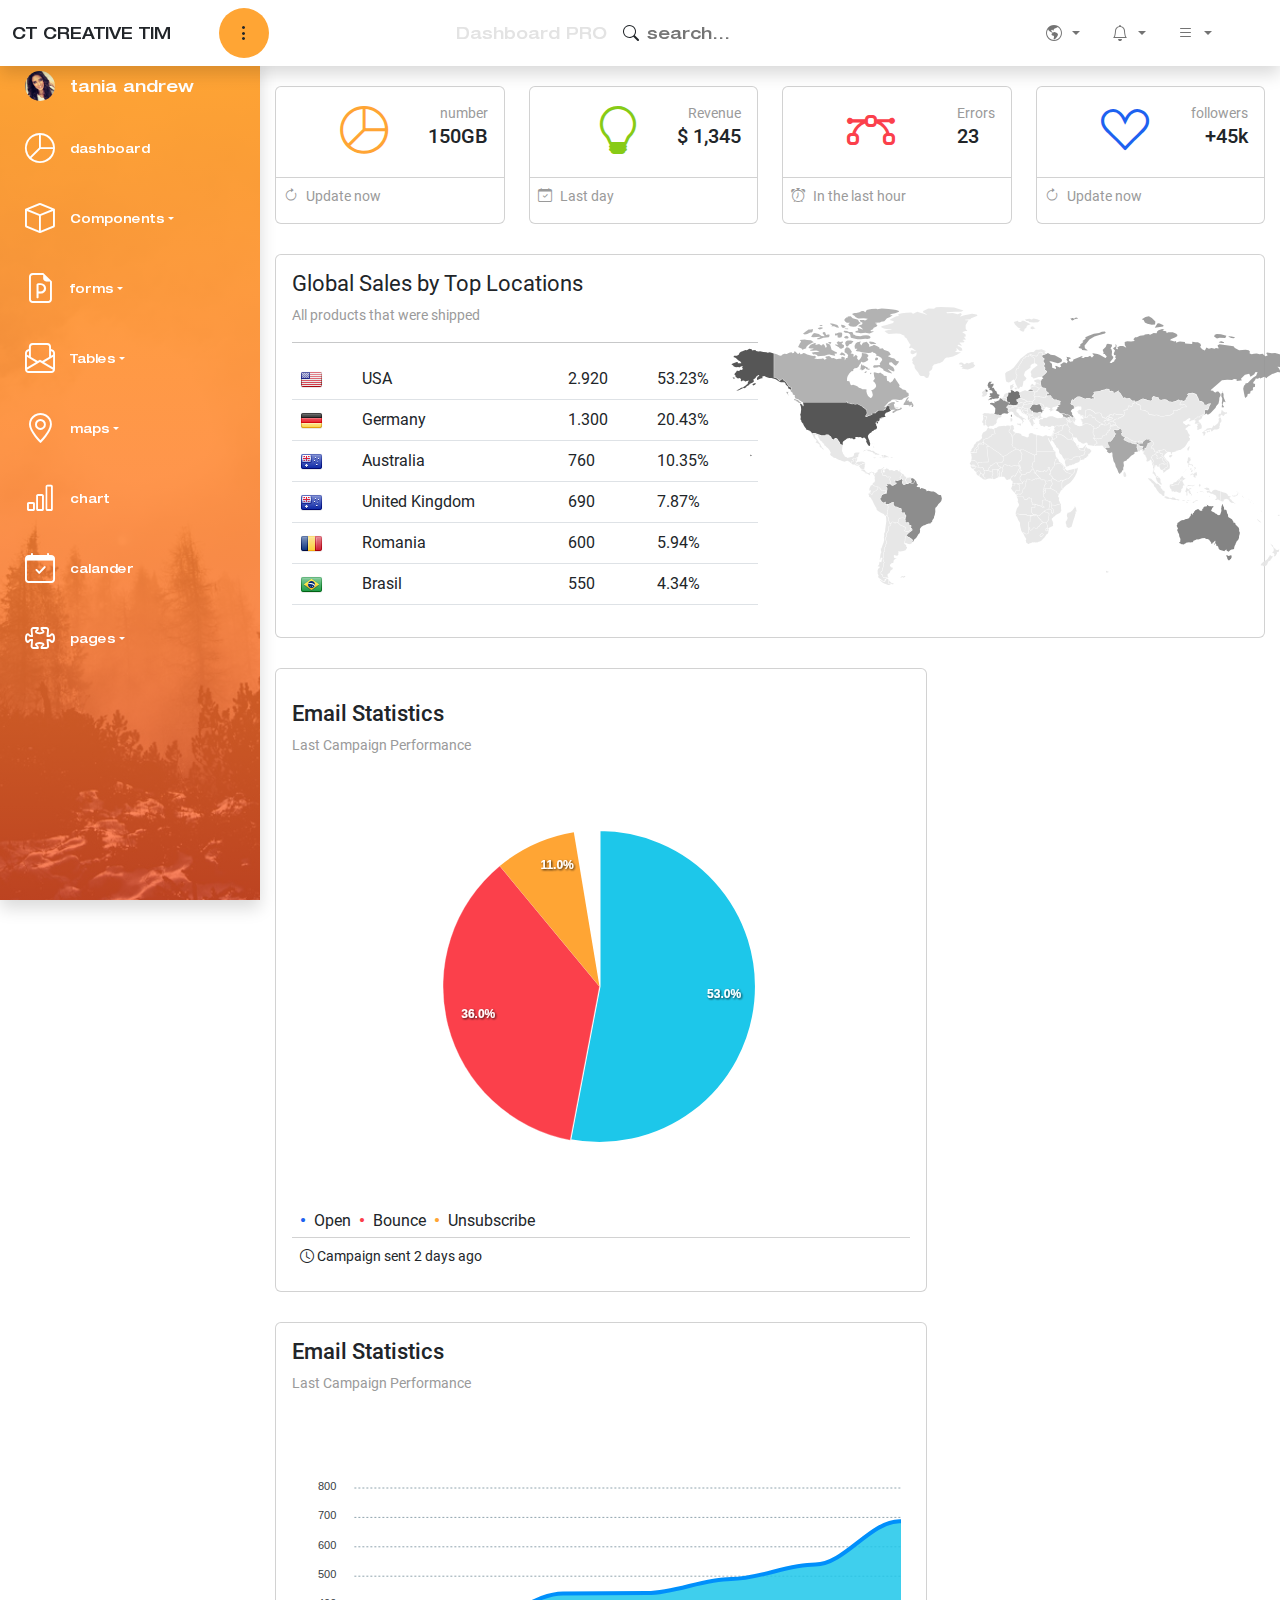
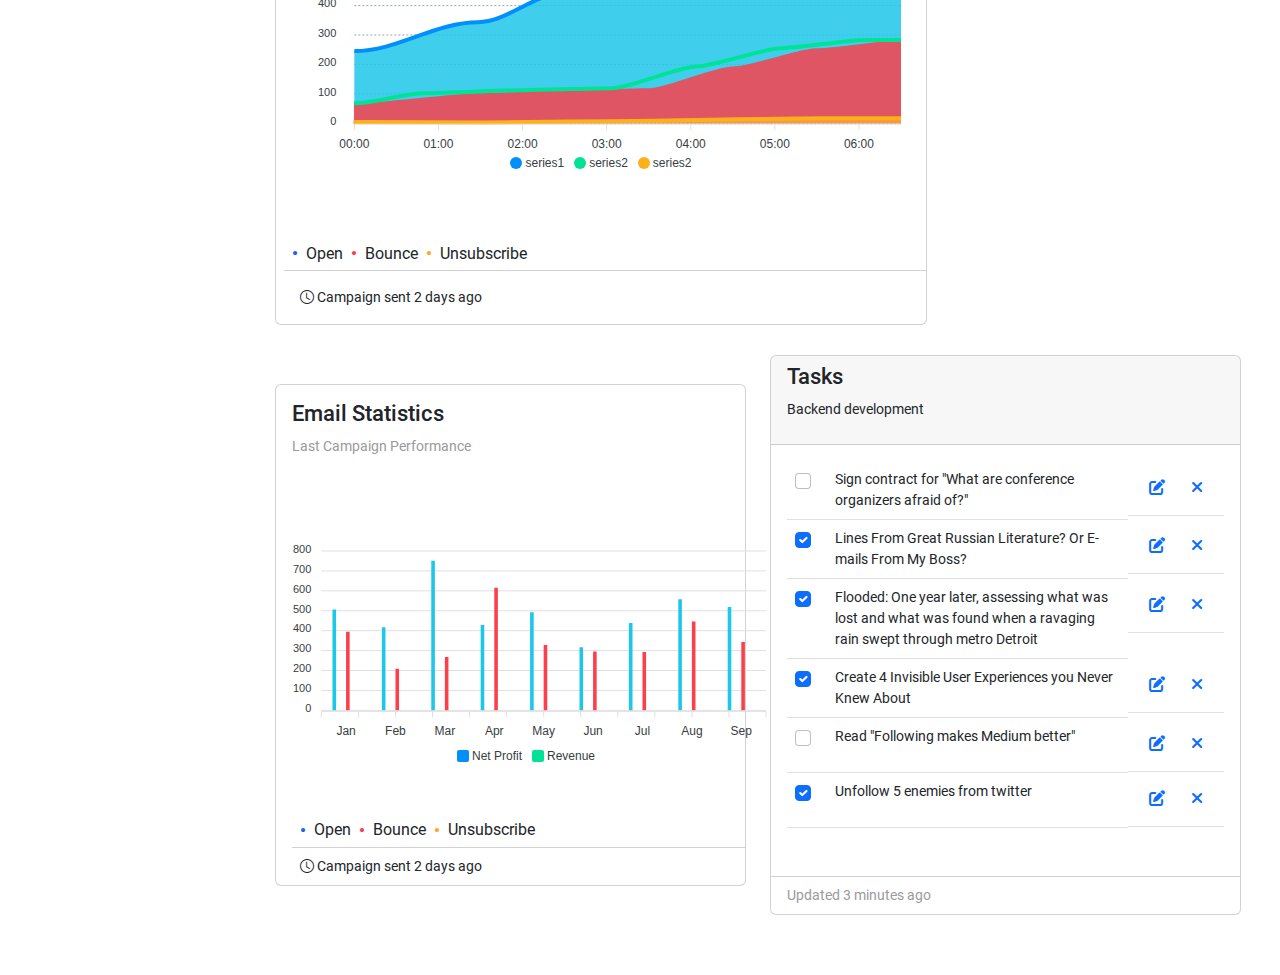
<file: index.html>
<!doctype html>
<html>
	<head>
		<title>Light Bootstrap Dashboard PRO - Premium Bootstrap 4 Admin Template by Creative Tim</title>
		<!-- bootstrap css -->
		 <meta name="viewport" content="width=device-width, initial-scale=1.0">
		<link href="css/bootstrap.min.css" rel="stylesheet" type="text/css">
		<link href="css/bootstrap-icons.css" rel="stylesheet" type="text/css">
		<!-- fonts css -->
		<link href="css/fonts.css" rel="stylesheet" type="text/css">
		<link href="images/Screenshot 2023-03-23 114839.png" rel="icon" type="images/png">
		<link href="css/all.min.css" rel="stylesheet" type="text/css">
		<!-- <media> -->
		<link href="css/media-query-max.css" rel="stylesheet" type="text/css">
		<!-- style css -->
		<link href="css/style.css" rel="stylesheet" type="text/css">
	</head>
	<body>
		
		<div class="page-wrapper w-100 vh-100">
			<header>
				<div class="w-100">
					<nav class="navbar navbar-expand-lg  shadow">
					 <div class="container-fluid">
					 <div class="logo d-flex align-items-center">
						<a class="nav-link nav-brand me-5">CT  CREATIVE TIM</a>
						<div class="menu  d-flex justify-content-center align-items-center">
							<a href="#" class="nav-link">
								<i class="bi bi-three-dots-vertical"></i>
							</a>
							
						</div>
					 </div>
						<div class="header-logo d-flex align-items-center mx-auto">
							<a class="navbar-brand fw-normal fs-6 primary" href="#">Dashboard PRO</a>
							<a href="#" class="nav-link"><i class="bi bi-search"></i>
							 <input class=" primary me-2" type="search" placeholder="search..." ></a>
						</div>
							
							
						  <ul class="navbar-nav d-xl-flex d-lg-none d-sm-none">

							<li class="nav-item  dropdown  me-3">
							  <a class="nav-link dropdown-toggle" href="#" role="button" data-bs-toggle="dropdown" aria-expanded="false">
								<i class="bi bi-globe-americas"></i>
							  </a>
							  <ul class="dropdown-menu dropdown-menu-strar">
								<li><a class="dropdown-item" href="#">Action</a></li>
								<li><a class="dropdown-item" href="#">Another action</a></li>
								<li><hr class="dropdown-divider"></li>
								<li><a class="dropdown-item" href="#">Something</a></li>
							  </ul>
							</li>
							<li class="nav-item dropdown me-3">
							  <a class="nav-link dropdown-toggle" href="#" role="button" data-bs-toggle="dropdown" aria-expanded="false">
								<i class="bi bi-bell"></i>
							  </a>
							  <ul class="dropdown-menu dropdown-menu-strat">
								<li><a class="dropdown-item" href="#">Action</a></li>
								<li><a class="dropdown-item" href="#">Another action</a></li>
								<li><hr class="dropdown-divider"></li>
								<li><a class="dropdown-item" href="#">Something </a></li>
							  </ul>
							</li>
							<li class="nav-item dropdown me-5">
							  <a class="nav-link dropdown-toggle" href="#" role="button" data-bs-toggle="dropdown" aria-expanded="false">
								<i class="bi bi-list"></i>
							  </a>
							  <ul class="dropdown-menu dropdown-menu-end">
								<li><a class="dropdown-item" href="#">Action</a></li>
								<li><a class="dropdown-item" href="#">Another action</a></li>
								<li><hr class="dropdown-divider"></li>
								<li><a class="dropdown-item" href="#">Something</a></li>
							  </ul>
							</li>
						  </ul>
					  </div>
					</nav>
				</div>
			</header>
			<div class="pagebody-wrapper ">
				<div class="slidebar slide-bar shadow">
					<ul class="list-unstyled ">
						<li class="slide-dropdown">
							<a href="#" class="d-flex tania">
							
								<img src="images/default-avatar.png" alt="logo" class="rounded-pill me-3" width="30px">
							
							<span class="fs-6 tania-contant">tania andrew</span>
							</a>
							<div class="slide-dropdown-menu">
								<ul class="list-unstyled ">
									<li>
										<a href="#">																		
											<span class="me-4">MP</span>
											<span>MY PROFILE</span>
										</a>
									</li>
									<li>
										<a href="#">
											<span class="me-4">EP</span>
											<span>MY PROFILE</span>
										</a>
									</li>
									<li>
										<a href="#">
											<span class="me-4">MP</span>
											<span>MY PROFILE</span>
										</a>
									</li>
									
								</ul>
							</div>
						</li>
						<li><hr class="dropdown-divider"></li>
						<li>
							<a href="#">
							<i class="bi bi-pie-chart"></i>
							<span>dashboard</span>
							</a>
						</li>
						<li class="slide-dropdown">
							<a href="#" class="dropdown-toggle">
							<i class="bi bi-box"></i>
							<span>Components</span>
							</a>
							<div class="slide-dropdown-menu">
								<ul class="list-unstyled ">
									<li>
										<a href="#">
											<span class="me-3">B</span>
											<span>Buttons</span>
										</a>
									</li>
									<li>
										<a href="#">
											<span class="me-3">GS</span>
											<span>Grid System</span>
										</a>
									</li>
									<li>
										<a href="#">
											<span class="me-3">P</span>
											<span>Panels</span>
										</a>
									</li>
									<li>
										<a href="#">
											<span class="me-3">SA</span>
											<span>Sweet </span>
										</a>
									</li>
									<li>
										<a href="#">
											<span class="me-3">B</span>
											<span>Buttons</span>
										</a>
									</li>
									<li>
										<a href="#">
											<span class="me-3">B</span>
											<span>Buttons</span>
										</a>
									</li>
									
								</ul>
							</div>
						</li>
						<li class="slide-dropdown">
							<a href="#" class="dropdown-toggle">
							<i class="bi bi-file-earmark-ppt"></i>
							<span>forms</span>
							</a>
							<div class="slide-dropdown-menu">
								<ul class="list-unstyled">
									<li>
										<a href="#">
											<span class="me-3">RF</span>
											<span>Reguler form</span>
										</a>
									</li>
									<li>
										<a href="#">
											<span class="me-3">Ef</span>
											<span>Extend form</span>
										</a>
									</li>
									<li>
										<a href="#">
											<span class="me-3">VF</span>
											<span>Validation form</span>
										</a>
									</li>
									<li>
										<a href="#">
											<span class="me-3">W</span>
											<span>Wizard</span>
										</a>
									</li>
								</ul>
							</div>
						</li>
						<li class="slide-dropdown">
							<a href="#" class="dropdown-toggle">
							<i class="bi bi-envelope-paper"></i>
							<span>Tables</span>
							</a>
								<div class="slide-dropdown-menu">
									<ul class="list-unstyled">
										<li>
											<a href="#">
												<span class="me-3">RT</span>
												<span>Reguler table</span>
											</a>
										</li>
										<li>
											<a href="#">
												<span class="me-3">ET</span>
												<span>Extend table</span>
											</a>
										</li>
										<li>
											<a href="#">
												<span class="me-3">BT</span>
												<span>Bootstrap table</span>
											</a>
										</li>
										<li>
											<a href="#">
												<span class="me-3">DT</span>
												<span>data table.net</span>
											</a>
										</li>
									</ul>
								</div>
						</li>
						<li class="slide-dropdown">
							<a href="#" class="dropdown-toggle">
								<i class="bi bi-geo-alt"></i>
								<span>maps</span>
							</a>
							<div class="slide-dropdown-menu">
								<ul class="list-unstyled">
									<li>
										<a href="#">
											<span class="me-3">GM</span>
											<span>Google maps</span>
										</a>
									</li>
									<li>
										<a href="#">
											<span class="me-3">VM</span>
											<span>VEctor maps</span>
										</a>
									</li>
									<li>
										<a href="#">
											<span class="me-3">FSM</span>
											<span>Full screen Map</span>
										</a>
									</li>
									<li>
										<a href="#">
											<span class="me-3">B</span>
											<span>Buttons</span>
										</a>
									</li>
								</ul>
							</div>
						</li>
						<li>
							<a href="#">
								<i class="bi bi-bar-chart"></i>
								<span>chart</span>
							</a>
						</li>
						<li>
							<a href="#">
								<i class="bi bi-calendar-check"></i>
								<span>calander</span>
							</a>
						</li>
						<li class="slide-dropdown">
							<a href="#" class="dropdown-toggle">
								<i class="bi bi-puzzle"></i>
								<span>pages</span>
							</a>
							<div class="slide-dropdown-menu">
								<ul class="list-unstyled">
									<li>
										<a href="login.html" target="_blank">
											<span class="me-3">Lp</span>
											<span>Login page</span>
										</a>
									</li>
									<li>
										<a href="#">
											<span class="me-3">Rp</span>
											<span>Register pages</span>
										</a>
									</li>
									<li>
										<a href="#">
											<span class="me-3">LSP</span>
											<span>L</span>
										</a>
									</li>
									<li>
										<a href="#">
											<span class="me-3">B</span>
											<span>Buttons</span>
										</a>
									</li>
									<li>
										<a href="#">
											<span class="me-3">B</span>
											<span>Buttons</span>
										</a>
									</li>
								</ul>
							</div>
						</li>
					</ul>
				</div>
				<div class="page-body">
					<div class="row"> 
						<div class="col-lg-3 col-md-6">	
							<div class="card">
								<div class="card-body ">
									<div class="card-contant d-flex justify-content-between">
										<div class="card-icon ms-5">
											<i class="bi bi-pie-chart secondary display-5 "></i>
										</div>
										<div class="card-detail">
											<p class="info text-end ff-1">number</p>
											<h3 class="ff-1">150GB</h3>
										</div>
									</div>
								</div>
								<div class="card-footer px-2 pb-3">
									<p class="info"><i class="bi bi-arrow-clockwise me-2"></i>Update now</p>
								</div>
							</div>
						</div>
						<div class="col-lg-3 col-md-6">	
							<div class="card">
								<div class="card-body ">
									<div class="card-contant d-flex justify-content-between">
										<div class="card-icon ms-5">
											<i class="bi bi-lightbulb display-5 green"></i>
										</div>
										<div class="card-detail">
											<p class="info text-end ff-1">Revenue</p>
											<h3 class="ff-1">$ 1,345</h3>
										</div>
									</div>
								</div>
								<div class="card-footer px-2 pb-3">
									<p class="info"><i class="bi bi-calendar-check me-2"></i>Last day</p>
								</div>
							</div>
						</div>
						<div class="col-lg-3 col-md-6">	
							<div class="card">
								<div class="card-body ">
									<div class="card-contant d-flex justify-content-between">
										<div class="card-icon ms-5">
											<i class="bi bi-bezier display-5 red"></i>
										</div>
										<div class="card-detail">
											<p class="info text-end ff-1">Errors</p>
											<h3 class="ff-1">23</h3>
										</div>
									</div>
								</div>
								<div class="card-footer px-2 pb-3">
									<p class="info"><i class="bi bi-alarm me-2"></i>In the last hour</p>
								</div>
							</div>
						</div>
						<div class="col-lg-3 col-md-6">	
							<div class="card">
								<div class="card-body ">
									<div class="card-contant d-flex justify-content-between">
										<div class="card-icon ms-5">
											<i class="bi bi-suit-heart display-5 blue"></i>
										</div>
										<div class="card-detail">
											<p class="info  ff-1">followers</p>
											<h3 class="ff-1 text-end">+45k</h3>
										</div>
									</div>
								</div>
								<div class="card-footer px-2 pb-3">
									<p class="info"><i class="bi bi-arrow-clockwise me-2"></i>Update now</p>
								</div>
							</div>
						</div>
						<div class="col-12 ">
							<div class="card p-3">
								<div class="row justify-content-center align-items-center">
								<div class="col-lg-6 col-md-8">
								<div class="col-header">
									<h4 class="ff-1 fw-normal fs-22">Global Sales by Top Locations</h4>
									<p class="ff-1 fs-14 info">All products that were shipped</p>
								</div>
								<hr>
									<table class="table">
										<tbody>
											<tr>
												<td>
													<div class="flag">
														<img src="images/US.png" <="" div="">
													</div>
												</td>
												<td>USA</td>
												<td class="text-right">
													2.920
												</td>
												<td class="text-right">
													53.23%
												</td>
											</tr>
											<tr>
												<td>
													<div class="flag">
														<img src="images/DE.png" <="" div="">
													</div>
												</td>
												<td>Germany</td>
												<td class="text-right">
													1.300
												</td>
												<td class="text-right">
													20.43%
												</td>
											</tr>
											<tr>
												<td>
													<div class="flag">
														<img src="images/AU.png" alt="state" div="">
													</div>
												</td>
												<td>Australia</td>
												<td class="text-right">
													760
												</td>
												<td class="text-right">
													10.35%
												</td>
											</tr>
											<tr>
												<td>
													<div class="flag">
														<img src="images/AU.png" alt="state" div="">
													</div>
												</td>
												<td>United Kingdom</td>
												<td class="text-right">
													690
												</td>
												<td class="text-right">
													7.87%
												</td>
											</tr>
											<tr>
												<td>
													<div class="flag">
														<img src="images/RO.png" alt="state" div="">
													</div>
												</td>
												<td>Romania</td>
												<td class="text-right">
													600
												</td>
												<td class="text-right">
													5.94%
												</td>
											</tr>
											<tr>
												<td>
													<div class="flag">
														<img src="images/BR.png" alt="state" div="">
													</div>
												</td>
												<td>Brasil</td>
												<td class="text-right">
													550
												</td>
												<td class="text-right">
													4.34%
												</td>
											</tr>
										</tbody>
									</table>
								</div>
								<div class="col-lg-6 col-md-8 d-flex justify-content-center">
									<div id="worldMap" style="height: 300px;"><div class="jvectormap-container" style="background-color: transparent;"><svg width="568.8" height="300"><defs></defs><g transform="scale(0.6319999999999999) translate(0, 16.988616779832213)"><path d="M652.71,228.85l-0.04,1.38l-0.46,-0.21l-0.42,0.3l0.05,0.65l-0.17,-1.37l-0.48,-1.26l-1.08,-1.6l-0.23,-0.13l-2.31,-0.11l-0.31,0.36l0.21,0.98l-0.6,1.11l-0.8,-0.4l-0.37,0.09l-0.23,0.3l-0.54,-0.21l-0.78,-0.19l-0.38,-2.04l-0.83,-1.89l0.4,-1.5l-0.16,-0.35l-1.24,-0.57l0.36,-0.62l1.5,-0.95l0.02,-0.49l-1.62,-1.26l0.64,-1.31l1.7,1.0l0.12,0.04l0.96,0.11l0.19,1.62l0.25,0.26l2.38,0.37l2.32,-0.04l1.06,0.33l-0.92,1.79l-0.97,0.13l-0.23,0.16l-0.77,1.51l0.05,0.35l1.37,1.37l0.5,-0.14l0.35,-1.46l0.24,-0.0l1.24,3.92Z" data-code="BD" fill="#e4e4e4" fill-opacity="0.9" stroke="none" stroke-width="0" stroke-opacity="0" fill-rule="evenodd" class="jvectormap-region jvectormap-element"></path><path d="M429.28,143.95l1.76,0.25l0.13,-0.01l2.16,-0.64l1.46,1.34l1.26,0.71l-0.23,1.8l-0.44,0.08l-0.24,0.25l-0.2,1.36l-1.8,-1.22l-0.23,-0.05l-1.14,0.23l-1.62,-1.43l-1.15,-1.31l-0.21,-0.1l-0.95,-0.04l-0.21,-0.68l1.66,-0.54Z" data-code="BE" fill="#e4e4e4" fill-opacity="0.9" stroke="none" stroke-width="0" stroke-opacity="0" fill-rule="evenodd" class="jvectormap-region jvectormap-element"></path><path d="M413.48,260.21l-1.22,-0.46l-0.13,-0.02l-1.17,0.1l-0.15,0.06l-0.73,0.53l-0.87,-0.41l-0.39,-0.75l-0.13,-0.13l-0.98,-0.48l-0.14,-1.2l0.63,-0.99l0.05,-0.18l-0.05,-0.73l1.9,-2.01l0.08,-0.14l0.35,-1.65l0.49,-0.44l1.05,0.3l0.21,-0.02l1.05,-0.52l0.13,-0.13l0.3,-0.58l1.87,-1.1l0.11,-0.1l0.43,-0.72l2.23,-1.01l1.21,-0.32l0.51,0.4l0.19,0.06l1.25,-0.01l-0.14,0.89l0.01,0.13l0.34,1.16l0.06,0.11l1.35,1.59l0.07,1.13l0.24,0.28l2.64,0.53l-0.05,1.39l-0.42,0.59l-1.11,0.21l-0.22,0.17l-0.46,0.99l-0.69,0.23l-2.12,-0.05l-1.14,-0.2l-0.19,0.03l-0.72,0.36l-1.07,-0.17l-4.35,0.12l-0.29,0.29l-0.06,1.44l0.25,1.45Z" data-code="BF" fill="#e4e4e4" fill-opacity="0.9" stroke="none" stroke-width="0" stroke-opacity="0" fill-rule="evenodd" class="jvectormap-region jvectormap-element"></path><path d="M477.63,166.84l0.51,0.9l0.33,0.14l0.9,-0.21l1.91,0.47l3.68,0.16l0.17,-0.05l1.2,-0.75l2.78,-0.67l1.72,1.05l1.02,0.24l-0.97,0.97l-0.91,2.17l0.0,0.24l0.56,1.19l-1.58,-0.3l-0.16,0.01l-2.55,0.95l-0.2,0.28l-0.02,1.23l-1.92,0.24l-1.68,-0.99l-0.27,-0.02l-1.94,0.8l-1.52,-0.07l-0.15,-1.72l-0.12,-0.21l-0.99,-0.76l0.18,-0.18l0.02,-0.39l-0.17,-0.22l0.33,-0.75l0.91,-0.91l0.01,-0.42l-1.16,-1.25l-0.18,-0.89l0.24,-0.27Z" data-code="BG" fill="#e4e4e4" fill-opacity="0.9" stroke="none" stroke-width="0" stroke-opacity="0" fill-rule="evenodd" class="jvectormap-region jvectormap-element"></path><path d="M468.39,164.66l0.16,0.04l0.43,-0.0l-0.43,0.93l0.06,0.34l1.08,1.06l-0.28,1.09l-0.5,0.13l-0.47,0.28l-0.86,0.74l-0.1,0.16l-0.28,1.29l-1.81,-0.94l-0.9,-1.22l-1.0,-0.73l-1.1,-1.1l-0.55,-0.96l-1.11,-1.3l0.3,-0.75l0.59,0.46l0.42,-0.04l0.46,-0.54l1.0,-0.06l2.11,0.5l1.72,-0.03l1.06,0.64Z" data-code="BA" fill="#e4e4e4" fill-opacity="0.9" stroke="none" stroke-width="0" stroke-opacity="0" fill-rule="evenodd" class="jvectormap-region jvectormap-element"></path><path d="M707.34,273.57l0.76,-0.72l1.59,-1.03l-0.18,1.93l-0.9,-0.06l-0.28,0.14l-0.31,0.51l-0.68,-0.78Z" data-code="BN" fill="#e4e4e4" fill-opacity="0.9" stroke="none" stroke-width="0" stroke-opacity="0" fill-rule="evenodd" class="jvectormap-region jvectormap-element"></path><path d="M263.83,340.79l-0.23,-0.12l-2.86,-0.11l-0.28,0.17l-0.77,1.67l-1.17,-1.51l-0.18,-0.11l-3.28,-0.64l-0.28,0.1l-2.02,2.3l-1.43,0.29l-0.91,-3.35l-1.31,-2.88l0.75,-2.41l-0.09,-0.32l-1.23,-1.03l-0.31,-1.76l-0.05,-0.12l-1.12,-1.6l1.49,-2.62l0.01,-0.28l-1.0,-2.0l0.48,-0.72l0.02,-0.29l-0.37,-0.78l0.87,-1.13l0.06,-0.18l0.05,-2.17l0.12,-1.71l0.5,-0.8l0.01,-0.3l-1.9,-3.58l1.3,0.15l1.34,-0.05l0.23,-0.12l0.51,-0.7l2.12,-0.99l1.31,-0.93l2.81,-0.37l-0.21,1.51l0.01,0.13l0.29,0.91l-0.19,1.64l0.11,0.27l2.72,2.27l0.15,0.07l2.71,0.41l0.92,0.88l0.12,0.07l1.64,0.49l1.0,0.71l0.18,0.06l1.5,-0.02l1.24,0.64l0.1,1.31l0.05,0.14l0.44,0.68l0.02,0.73l-0.44,0.03l-0.27,0.39l0.96,2.99l0.28,0.21l4.43,0.1l-0.28,1.12l0.0,0.15l0.27,1.02l0.15,0.19l1.27,0.67l0.52,1.42l-0.42,1.91l-0.66,1.1l-0.04,0.2l0.21,1.3l-0.19,0.13l-0.01,-0.27l-0.15,-0.24l-2.33,-1.33l-0.14,-0.04l-2.38,-0.03l-4.36,0.76l-0.21,0.16l-1.2,2.29l-0.03,0.13l-0.06,1.37l-0.79,2.53l-0.05,-0.08Z" data-code="BO" fill="#e4e4e4" fill-opacity="0.9" stroke="none" stroke-width="0" stroke-opacity="0" fill-rule="evenodd" class="jvectormap-region jvectormap-element"></path><path d="M781.17,166.78l1.8,0.67l0.28,-0.04l1.38,-1.01l0.43,2.67l-3.44,0.77l-0.18,0.12l-2.04,2.79l-3.71,-1.94l-0.42,0.15l-1.29,3.11l-2.32,0.04l-0.3,-2.63l1.12,-2.1l2.51,-0.16l0.28,-0.25l0.73,-4.22l0.58,-1.9l2.59,2.84l2.0,1.1ZM773.66,187.36l-0.92,2.24l-0.01,0.2l0.4,1.3l-1.18,1.81l-3.06,1.28l-4.35,0.17l-0.19,0.08l-3.4,3.06l-1.36,-0.87l-0.1,-1.95l-0.34,-0.28l-4.35,0.62l-2.99,1.33l-2.87,0.05l-0.28,0.2l0.09,0.33l2.37,1.93l-1.57,4.44l-1.35,0.97l-0.9,-0.79l0.57,-2.32l-0.15,-0.34l-1.5,-0.77l-0.81,-1.53l2.04,-0.75l0.14,-0.1l1.28,-1.72l2.47,-1.43l1.84,-1.92l4.83,-0.82l2.62,0.57l0.33,-0.16l2.45,-4.77l1.38,1.14l0.38,0.0l5.1,-4.02l0.09,-0.11l1.57,-3.57l0.02,-0.16l-0.42,-3.22l0.94,-1.67l2.27,-0.47l1.26,3.82l-0.07,2.23l-2.26,2.86l-0.06,0.19l0.04,2.93ZM757.85,196.18l0.22,0.66l-1.11,1.33l-0.8,-0.7l-0.33,-0.04l-1.28,0.65l-0.14,0.15l-0.54,1.34l-1.17,-0.57l0.02,-1.03l1.2,-1.45l1.24,0.28l0.29,-0.1l0.9,-1.03l1.51,0.5Z" data-code="JP" fill="#e4e4e4" fill-opacity="0.9" stroke="none" stroke-width="0" stroke-opacity="0" fill-rule="evenodd" class="jvectormap-region jvectormap-element"></path><path d="M494.7,295.83l-0.14,-2.71l-0.04,-0.13l-0.34,-0.62l0.93,0.12l0.3,-0.16l0.67,-1.25l0.9,0.11l0.11,0.76l0.08,0.16l0.46,0.48l0.02,0.56l-0.55,0.48l-0.96,1.29l-0.82,0.82l-0.61,0.07Z" data-code="BI" fill="#e4e4e4" fill-opacity="0.9" stroke="none" stroke-width="0" stroke-opacity="0" fill-rule="evenodd" class="jvectormap-region jvectormap-element"></path><path d="M427.4,268.94l-1.58,0.22l-0.52,-1.45l0.11,-5.73l-0.08,-0.21l-0.43,-0.44l-0.09,-1.13l-0.09,-0.19l-1.52,-1.52l0.24,-1.01l0.7,-0.23l0.18,-0.16l0.45,-0.97l1.07,-0.21l0.19,-0.12l0.53,-0.73l0.73,-0.65l0.68,-0.0l1.69,1.3l-0.08,0.67l0.02,0.14l0.52,1.38l-0.44,0.9l-0.01,0.24l0.2,0.52l-1.1,1.42l-0.76,0.76l-0.08,0.13l-0.47,1.59l0.05,1.69l-0.13,3.79Z" data-code="BJ" fill="#e4e4e4" fill-opacity="0.9" stroke="none" stroke-width="0" stroke-opacity="0" fill-rule="evenodd" class="jvectormap-region jvectormap-element"></path><path d="M650.38,213.78l0.88,0.75l-0.13,1.24l-1.77,0.07l-2.1,-0.18l-1.57,0.4l-2.02,-0.91l-0.02,-0.24l1.54,-1.87l1.18,-0.6l1.67,0.59l1.32,0.08l1.01,0.67Z" data-code="BT" fill="#e4e4e4" fill-opacity="0.9" stroke="none" stroke-width="0" stroke-opacity="0" fill-rule="evenodd" class="jvectormap-region jvectormap-element"></path><path d="M226.67,238.37l1.64,0.23l1.2,0.56l0.11,0.19l-1.25,0.03l-0.14,0.04l-0.65,0.37l-1.24,-0.37l-1.17,-0.77l0.11,-0.22l0.86,-0.15l0.52,0.08Z" data-code="JM" fill="#e4e4e4" fill-opacity="0.9" stroke="none" stroke-width="0" stroke-opacity="0" fill-rule="evenodd" class="jvectormap-region jvectormap-element"></path><path d="M484.91,331.96l0.53,0.52l0.82,1.53l2.83,2.86l0.14,0.08l0.85,0.22l0.03,0.81l0.74,1.66l0.21,0.17l1.87,0.39l1.17,0.87l-3.13,1.71l-2.3,2.01l-0.07,0.1l-0.82,1.74l-0.66,0.88l-1.24,0.19l-0.24,0.2l-0.65,1.98l-1.4,0.55l-1.9,-0.12l-1.2,-0.74l-1.06,-0.32l-0.22,0.02l-1.22,0.62l-0.14,0.14l-0.58,1.21l-1.16,0.79l-1.18,1.13l-1.5,0.23l-0.4,-0.68l0.22,-1.53l-0.04,-0.19l-1.48,-2.54l-0.11,-0.11l-0.53,-0.31l-0.0,-7.25l2.18,-0.08l0.29,-0.3l0.07,-9.0l1.63,-0.08l3.69,-0.86l0.84,0.93l0.38,0.05l1.53,-0.97l0.79,-0.03l1.3,-0.53l0.23,0.1l0.92,1.96Z" data-code="BW" fill="#e4e4e4" fill-opacity="0.9" stroke="none" stroke-width="0" stroke-opacity="0" fill-rule="evenodd" class="jvectormap-region jvectormap-element"></path><path d="M259.49,274.87l1.42,0.25l1.97,0.62l0.28,-0.05l0.67,-0.55l1.76,-0.38l2.8,-0.94l0.12,-0.08l0.92,-0.96l0.05,-0.33l-0.15,-0.32l0.73,-0.06l0.36,0.35l-0.27,0.93l0.17,0.36l0.76,0.34l0.44,0.9l-0.58,0.73l-0.06,0.13l-0.4,2.13l0.03,0.19l0.62,1.22l0.17,1.11l0.11,0.19l1.54,1.18l0.15,0.06l1.23,0.12l0.29,-0.15l0.2,-0.36l0.71,-0.11l1.13,-0.44l0.79,-0.63l1.25,0.19l0.65,-0.08l1.32,0.2l0.32,-0.18l0.23,-0.51l-0.05,-0.31l-0.31,-0.37l0.11,-0.31l0.75,0.17l0.13,0.0l1.1,-0.24l1.34,0.5l1.08,0.51l0.33,-0.05l0.67,-0.58l0.27,0.05l0.28,0.57l0.31,0.17l1.2,-0.18l0.17,-0.08l1.03,-1.05l0.76,-1.82l1.39,-2.16l0.49,-0.07l0.52,1.17l1.4,4.37l0.2,0.2l1.14,0.35l0.05,1.39l-1.8,1.97l0.01,0.42l0.78,0.75l0.18,0.08l4.16,0.37l0.08,2.25l0.5,0.22l1.78,-1.54l2.98,0.85l4.07,1.5l1.07,1.28l-0.37,1.23l0.36,0.38l2.83,-0.75l4.8,1.3l3.75,-0.09l3.6,2.02l3.27,2.84l1.93,0.72l2.13,0.11l0.76,0.66l1.22,4.56l-0.96,4.03l-1.22,1.58l-3.52,3.51l-1.63,2.91l-1.75,2.09l-0.5,0.04l-0.26,0.19l-0.72,1.99l0.18,4.76l-0.95,5.56l-0.74,0.96l-0.06,0.15l-0.43,3.39l-2.49,3.34l-0.06,0.13l-0.4,2.56l-1.9,1.07l-0.13,0.16l-0.51,1.38l-2.59,0.0l-3.94,1.01l-1.82,1.19l-2.85,0.81l-3.01,2.17l-2.12,2.65l-0.06,0.13l-0.36,2.0l0.01,0.13l0.4,1.42l-0.45,2.63l-0.53,1.23l-1.76,1.53l-2.76,4.79l-2.16,2.15l-1.69,1.29l-0.09,0.12l-1.12,2.6l-1.3,1.26l-0.45,-1.02l0.99,-1.18l0.01,-0.37l-1.5,-1.95l-1.98,-1.54l-2.58,-1.77l-0.2,-0.05l-0.81,0.07l-2.42,-2.05l-0.25,-0.07l-0.77,0.14l2.75,-3.07l2.8,-2.61l1.67,-1.09l2.11,-1.49l0.13,-0.24l0.05,-2.15l-0.07,-0.2l-1.26,-1.54l-0.35,-0.09l-0.64,0.27l0.3,-0.95l0.34,-1.57l0.01,-1.52l-0.16,-0.26l-0.9,-0.48l-0.27,-0.01l-0.86,0.39l-0.65,-0.08l-0.23,-0.8l-0.23,-2.39l-0.04,-0.12l-0.47,-0.79l-0.14,-0.12l-1.69,-0.71l-0.25,0.01l-0.93,0.47l-2.29,-0.44l0.15,-3.3l-0.03,-0.15l-0.62,-1.22l0.57,-0.39l0.13,-0.3l-0.22,-1.37l0.67,-1.13l0.44,-2.04l-0.01,-0.17l-0.59,-1.61l-0.14,-0.16l-1.25,-0.66l-0.22,-0.82l0.35,-1.41l-0.28,-0.37l-4.59,-0.1l-0.78,-2.41l0.34,-0.02l0.28,-0.31l-0.03,-1.1l-0.05,-0.16l-0.45,-0.68l-0.1,-1.4l-0.16,-0.24l-1.45,-0.76l-0.14,-0.03l-1.48,0.02l-1.04,-0.73l-1.62,-0.48l-0.93,-0.9l-0.16,-0.08l-2.72,-0.41l-2.53,-2.12l0.18,-1.54l-0.01,-0.13l-0.29,-0.91l0.26,-1.83l-0.34,-0.34l-3.28,0.43l-0.14,0.05l-1.3,0.93l-2.16,1.01l-0.12,0.09l-0.47,0.65l-1.12,0.05l-1.84,-0.21l-0.12,0.01l-1.33,0.41l-0.82,-0.21l0.16,-3.6l-0.48,-0.26l-1.97,1.43l-1.96,-0.06l-0.86,-1.23l-0.22,-0.13l-1.23,-0.11l0.34,-0.69l-0.05,-0.33l-1.36,-1.5l-0.92,-2.0l0.45,-0.32l0.13,-0.25l-0.0,-0.87l1.34,-0.64l0.17,-0.32l-0.23,-1.23l0.56,-0.77l0.05,-0.13l0.16,-1.03l2.7,-1.61l2.01,-0.47l0.16,-0.09l0.24,-0.27l2.11,0.11l0.31,-0.25l1.13,-6.87l0.06,-1.12l-0.4,-1.53l-0.1,-0.15l-1.0,-0.82l0.01,-1.45l1.08,-0.32l0.39,0.2l0.44,-0.24l0.08,-0.96l-0.25,-0.32l-1.22,-0.22l-0.02,-1.01l4.57,0.05l0.22,-0.09l0.6,-0.63l0.44,0.5l0.47,1.42l0.45,0.16l0.27,-0.18l1.21,1.16l0.23,0.08l1.95,-0.16l0.23,-0.14l0.43,-0.67l1.76,-0.55l1.05,-0.42l0.18,-0.2l0.25,-0.92l1.65,-0.66l0.18,-0.35l-0.14,-0.53l-0.26,-0.22l-1.91,-0.19l-0.29,-1.33l0.1,-1.64l-0.15,-0.28l-0.44,-0.25Z" data-code="BR" fill="#818181" fill-opacity="0.9" stroke="none" stroke-width="0" stroke-opacity="0" fill-rule="evenodd" class="jvectormap-region jvectormap-element"></path><path d="M227.51,216.69l0.3,0.18l-0.24,1.07l0.03,-1.04l-0.09,-0.21ZM226.5,224.03l-0.13,0.03l-0.54,-1.3l-0.09,-0.12l-0.78,-0.64l0.4,-1.26l0.33,0.05l0.79,2.0l0.01,1.24ZM225.76,216.5l-2.16,0.34l-0.07,-0.41l0.85,-0.16l1.36,0.07l0.02,0.16Z" data-code="BS" fill="#e4e4e4" fill-opacity="0.9" stroke="none" stroke-width="0" stroke-opacity="0" fill-rule="evenodd" class="jvectormap-region jvectormap-element"></path><path d="M480.08,135.28l2.09,0.02l0.13,-0.03l2.72,-1.3l0.16,-0.19l0.55,-1.83l1.94,-1.06l0.15,-0.31l-0.2,-1.33l1.33,-0.52l2.58,-1.3l2.39,0.8l0.3,0.75l0.37,0.17l1.22,-0.39l2.18,0.75l0.2,1.36l-0.48,0.85l0.01,0.32l1.57,2.26l0.92,0.6l-0.1,0.41l0.19,0.35l1.61,0.57l0.48,0.6l-0.64,0.49l-1.91,-0.11l-0.18,0.05l-0.48,0.32l-0.1,0.39l0.57,1.1l0.51,1.78l-1.79,0.17l-0.18,0.08l-0.77,0.73l-0.09,0.19l-0.13,1.31l-0.75,-0.22l-2.11,0.15l-0.56,-0.66l-0.39,-0.06l-0.8,0.49l-0.79,-0.4l-0.13,-0.03l-1.94,-0.07l-2.76,-0.79l-2.58,-0.27l-1.98,0.07l-0.15,0.05l-1.31,0.86l-0.8,0.09l-0.04,-1.16l-0.03,-0.12l-0.63,-1.28l1.22,-0.56l0.17,-0.27l0.01,-1.35l-0.04,-0.15l-0.66,-1.24l-0.08,-1.12Z" data-code="BY" fill="#e4e4e4" fill-opacity="0.9" stroke="none" stroke-width="0" stroke-opacity="0" fill-rule="evenodd" class="jvectormap-region jvectormap-element"></path><path d="M198.03,239.7l0.28,0.19l0.43,-0.1l0.82,-1.42l0.0,0.07l0.29,0.29l0.16,0.0l-0.02,0.35l-0.39,1.08l0.02,0.25l0.16,0.29l-0.23,0.8l0.04,0.24l0.09,0.14l-0.25,1.12l-0.38,0.53l-0.33,0.06l-0.21,0.15l-0.41,0.74l-0.25,0.0l0.17,-2.58l0.01,-2.2Z" data-code="BZ" fill="#e4e4e4" fill-opacity="0.9" stroke="none" stroke-width="0" stroke-opacity="0" fill-rule="evenodd" class="jvectormap-region jvectormap-element"></path><path d="M688.57,38.85l0.63,2.39l0.44,0.19l2.22,-1.23l7.18,0.07l5.54,2.49l1.85,1.77l-0.55,2.34l-2.64,1.42l-6.57,2.76l-1.95,1.5l0.12,0.53l3.09,0.68l3.69,1.23l0.21,-0.01l1.98,-0.81l1.16,2.84l0.5,0.08l1.03,-1.18l3.86,-0.74l7.79,0.78l0.56,2.05l0.27,0.22l10.47,0.71l0.32,-0.29l0.13,-3.34l4.98,0.8l3.96,-0.02l3.88,2.43l1.06,2.79l-1.38,1.83l0.01,0.38l3.15,3.64l0.1,0.08l3.94,1.86l0.4,-0.14l2.28,-4.56l3.75,1.94l0.22,0.02l4.18,-1.22l4.76,1.4l0.26,-0.04l1.74,-1.23l3.98,0.63l0.32,-0.41l-1.71,-4.1l3.0,-1.86l22.39,3.04l2.06,2.67l0.1,0.08l6.55,3.51l0.17,0.03l10.08,-0.86l4.86,0.73l1.91,1.72l-0.29,3.13l0.18,0.31l3.08,1.26l0.19,0.01l3.32,-0.9l4.37,-0.11l4.78,0.87l4.61,-0.48l4.26,3.82l0.32,0.05l3.1,-1.4l0.12,-0.45l-1.91,-2.67l0.92,-1.64l7.78,1.22l5.22,-0.26l7.12,2.1l9.6,5.22l6.4,4.15l-0.2,2.44l0.14,0.28l1.69,1.04l0.45,-0.31l-0.51,-2.66l6.31,0.58l4.52,3.61l-2.1,1.52l-4.02,0.42l-0.27,0.29l-0.06,3.83l-0.81,0.67l-2.14,-0.11l-1.91,-1.39l-3.19,-1.13l-0.51,-1.63l-0.21,-0.2l-2.54,-0.67l-0.13,-0.0l-2.69,0.5l-1.12,-1.19l0.48,-1.36l-0.38,-0.39l-3.0,0.98l-0.17,0.44l1.02,1.76l-1.27,1.55l-3.09,1.71l-3.15,-0.29l-0.3,0.18l0.07,0.34l2.22,2.1l1.47,3.22l1.15,1.09l0.25,1.41l-0.48,0.76l-4.47,-0.81l-0.17,0.02l-6.97,2.9l-2.2,0.44l-0.11,0.05l-3.83,2.68l-3.63,2.32l-0.1,0.11l-0.76,1.4l-3.3,-2.4l-0.3,-0.03l-6.31,2.85l-0.99,-1.21l-0.4,-0.06l-2.32,1.54l-3.23,-0.49l-0.33,0.2l-0.79,2.39l-2.97,3.51l-0.07,0.21l0.09,1.47l0.22,0.27l2.62,0.74l-0.3,4.7l-2.06,0.12l-0.26,0.2l-1.07,2.94l0.04,0.27l0.83,1.19l-4.03,1.63l-0.18,0.21l-0.83,3.72l-3.55,0.79l-0.23,0.23l-0.73,3.32l-3.22,2.76l-0.76,-1.88l-1.07,-4.88l-1.39,-7.59l1.17,-4.76l2.05,-2.08l0.09,-0.19l0.11,-1.46l3.67,-0.77l0.15,-0.08l4.47,-4.61l4.29,-3.82l4.48,-3.01l0.11,-0.14l2.01,-5.43l-0.31,-0.4l-3.04,0.33l-0.24,0.17l-1.47,3.11l-5.98,3.94l-1.91,-4.36l-0.33,-0.17l-6.46,1.3l-0.15,0.08l-6.27,6.33l-0.01,0.41l1.7,1.87l-5.04,0.87l-3.51,0.34l0.16,-2.32l-0.26,-0.32l-3.89,-0.56l-0.19,0.04l-3.02,1.77l-7.63,-0.63l-8.24,1.1l-0.16,0.07l-8.11,7.09l-9.6,8.31l0.16,0.52l3.79,0.42l1.16,2.03l0.17,0.14l2.43,0.76l0.31,-0.08l1.5,-1.61l2.49,0.2l3.46,3.6l0.08,2.67l-1.91,3.26l-0.04,0.14l-0.21,3.91l-1.11,5.09l-3.73,4.55l-0.87,2.21l-6.73,7.14l-1.59,1.77l-3.23,1.72l-1.38,0.03l-1.48,-1.39l-0.37,-0.03l-3.36,2.22l-0.11,0.14l-0.16,0.42l-0.01,-1.09l1.0,-0.06l0.28,-0.27l0.36,-3.6l-0.61,-2.51l1.85,-0.94l2.94,0.53l0.32,-0.15l1.71,-3.1l0.84,-3.38l0.97,-1.18l1.32,-2.88l-0.34,-0.42l-4.14,0.95l-2.18,1.25l-3.51,-0.0l-0.95,-2.81l-0.1,-0.14l-2.97,-2.3l-0.11,-0.05l-4.19,-1.0l-0.89,-3.08l-0.87,-2.03l-0.95,-1.46l-1.54,-3.37l-0.12,-0.14l-2.27,-1.28l-3.83,-1.02l-3.37,0.1l-3.11,0.61l-0.13,0.06l-2.07,1.69l0.04,0.49l1.23,0.72l0.03,1.53l-1.34,1.05l-2.26,3.51l-0.05,0.17l0.02,1.27l-3.25,1.9l-2.87,-1.17l-0.14,-0.02l-2.86,0.26l-1.22,-1.02l-0.12,-0.06l-1.5,-0.35l-0.23,0.04l-3.62,2.27l-3.24,0.53l-2.28,0.79l-3.08,-0.51l-2.24,0.03l-1.49,-1.61l-2.45,-1.57l-0.11,-0.04l-2.6,-0.43l-3.17,0.43l-2.31,0.59l-3.31,-1.28l-0.45,-2.31l-0.21,-0.23l-2.94,-0.85l-2.26,-0.39l-2.77,-1.36l-0.37,0.09l-2.59,3.45l-0.03,0.32l0.91,1.74l-2.15,2.01l-3.47,-0.79l-2.44,-0.12l-1.59,-1.46l-0.2,-0.08l-2.55,-0.05l-2.12,-0.98l-0.24,-0.01l-3.85,1.57l-4.74,2.79l-2.59,0.55l-0.79,0.21l-1.21,-1.81l-0.29,-0.13l-3.05,0.41l-0.96,-1.25l-0.14,-0.1l-1.65,-0.6l-1.15,-1.82l-0.13,-0.12l-1.38,-0.6l-0.19,-0.02l-3.49,0.82l-3.35,-1.85l-0.38,0.08l-1.08,1.4l-5.36,-8.17l-3.02,-2.52l0.72,-0.85l0.01,-0.38l-0.37,-0.08l-6.22,3.21l-1.98,0.16l0.17,-1.51l-0.2,-0.31l-3.22,-1.17l-0.19,-0.0l-2.3,0.74l-0.72,-3.27l-0.24,-0.23l-4.5,-0.75l-0.21,0.04l-2.2,1.42l-6.21,1.27l-0.11,0.05l-1.16,0.81l-9.3,1.19l-0.18,0.09l-1.15,1.17l-0.02,0.39l1.56,2.01l-2.02,0.74l-0.16,0.42l0.35,0.68l-2.18,1.49l0.02,0.51l3.83,2.16l-0.45,1.13l-3.31,-0.13l-0.25,0.12l-0.57,0.77l-2.97,-1.59l-0.15,-0.04l-3.97,0.07l-0.13,0.03l-2.53,1.32l-2.84,-1.28l-5.52,-2.3l-0.12,-0.02l-3.91,0.09l-0.16,0.05l-5.17,3.6l-0.13,0.21l-0.25,1.89l-2.17,-1.6l-0.44,0.1l-2.0,3.59l0.06,0.37l0.55,0.5l-1.32,2.23l0.04,0.36l2.13,2.17l0.23,0.09l1.7,-0.08l1.42,1.89l-0.23,1.5l0.19,0.32l0.94,0.38l-0.89,1.44l-2.3,0.49l-0.17,0.11l-2.49,3.2l0.0,0.37l2.2,2.81l-0.23,1.93l0.06,0.22l2.56,3.32l-1.27,1.02l-0.4,0.66l-0.8,-0.15l-1.65,-1.75l-0.18,-0.09l-0.66,-0.09l-1.45,-0.64l-0.72,-1.16l-0.18,-0.13l-2.34,-0.63l-0.17,0.0l-1.32,0.41l-0.31,-0.4l-0.12,-0.09l-3.49,-1.48l-3.67,-0.49l-2.1,-0.52l-0.3,0.1l-0.12,0.14l-2.96,-2.4l-2.89,-1.19l-1.69,-1.42l1.27,-0.35l0.16,-0.1l2.08,-2.61l-0.04,-0.41l-1.02,-0.9l3.21,-1.12l0.2,-0.31l-0.07,-0.69l-0.37,-0.26l-1.86,0.42l0.05,-0.86l1.11,-0.76l2.35,-0.23l0.25,-0.19l0.39,-1.07l0.0,-0.19l-0.51,-1.64l0.95,-1.58l0.04,-0.16l-0.03,-0.95l-0.22,-0.28l-3.69,-1.06l-1.43,0.02l-1.45,-1.44l-0.29,-0.08l-1.83,0.49l-2.88,-1.04l0.04,-0.42l-0.04,-0.18l-0.89,-1.43l-0.23,-0.14l-1.77,-0.14l-0.13,-0.66l0.52,-0.56l0.01,-0.4l-1.6,-1.9l-0.27,-0.1l-2.55,0.32l-0.71,-0.16l-0.3,0.1l-0.53,0.63l-0.58,-0.08l-0.56,-1.97l-0.48,-0.94l0.17,-0.11l1.92,0.11l0.2,-0.06l0.97,-0.74l0.05,-0.42l-0.72,-0.91l-0.13,-0.1l-1.43,-0.51l0.09,-0.36l-0.13,-0.33l-0.97,-0.59l-1.43,-2.06l0.44,-0.77l0.04,-0.19l-0.25,-1.64l-0.2,-0.24l-2.45,-0.84l-0.19,-0.0l-1.05,0.34l-0.25,-0.62l-0.18,-0.17l-2.5,-0.84l-0.74,-1.93l-0.21,-1.7l-0.13,-0.21l-0.92,-0.63l0.83,-0.89l0.07,-0.27l-0.71,-3.26l1.69,-2.01l0.03,-0.34l-0.24,-0.41l2.63,-1.9l-0.01,-0.49l-2.31,-1.57l5.08,-4.61l2.33,-2.24l1.01,-2.08l-0.09,-0.37l-3.52,-2.56l0.94,-2.38l-0.04,-0.29l-2.14,-2.86l1.61,-3.35l-0.01,-0.29l-2.81,-4.58l2.19,-3.04l-0.06,-0.42l-3.7,-2.76l0.32,-2.67l1.87,-0.38l4.26,-1.77l2.46,-1.47l3.96,2.58l0.12,0.05l6.81,1.04l9.37,4.87l1.81,1.92l0.15,2.55l-2.61,2.06l-3.95,1.07l-11.1,-3.15l-0.17,0.0l-1.84,0.53l-0.1,0.53l3.97,2.97l0.15,1.77l0.16,4.14l0.19,0.27l3.21,1.22l1.94,1.03l0.44,-0.22l0.32,-1.94l-0.07,-0.25l-1.32,-1.52l1.25,-1.2l5.87,2.45l0.24,-0.01l2.11,-0.98l0.13,-0.42l-1.55,-2.75l5.52,-3.84l2.13,0.22l2.28,1.42l0.43,-0.12l1.46,-2.87l-0.04,-0.33l-1.97,-2.37l1.14,-2.38l-0.02,-0.3l-1.42,-2.07l6.15,1.22l1.14,1.92l-2.74,0.46l-0.25,0.3l0.02,2.36l0.12,0.24l1.97,1.44l0.25,0.05l3.87,-0.91l0.22,-0.23l0.58,-2.55l5.09,-1.98l8.67,-3.69l1.22,0.14l-2.06,2.2l0.18,0.5l3.11,0.45l0.23,-0.07l1.71,-1.41l4.59,-0.12l0.12,-0.03l3.53,-1.72l2.7,2.48l0.42,-0.01l2.85,-2.88l-0.0,-0.43l-2.42,-2.35l1.0,-1.13l7.2,1.31l3.42,1.36l9.06,4.97l0.39,-0.08l1.67,-2.27l-0.04,-0.4l-2.46,-2.23l-0.06,-0.82l-0.26,-0.27l-2.64,-0.38l0.69,-1.76l0.0,-0.22l-1.32,-3.47l-0.07,-1.27l4.52,-4.09l0.08,-0.11l1.6,-4.18l1.67,-0.84l6.33,1.2l0.46,2.31l-2.31,3.67l0.05,0.38l1.49,1.41l0.77,3.04l-0.56,6.05l0.09,0.24l2.62,2.54l-0.99,2.65l-4.87,5.96l0.17,0.48l2.86,0.61l0.31,-0.13l0.94,-1.42l2.67,-1.04l0.18,-0.19l0.64,-2.01l2.11,-1.98l0.05,-0.37l-1.38,-2.32l1.11,-2.74l-0.24,-0.41l-2.53,-0.33l-0.53,-2.16l1.96,-4.42l-0.05,-0.32l-3.03,-3.48l4.21,-2.94l0.12,-0.3l-0.52,-3.04l0.72,-0.06l1.18,2.35l-0.97,4.39l0.2,0.35l2.68,0.84l0.37,-0.38l-1.05,-3.07l3.89,-1.71l5.05,-0.24l4.55,2.62l0.36,-0.05l0.05,-0.36l-2.19,-3.84l-0.23,-4.78l4.07,-0.92l5.98,0.21l5.47,-0.64l0.2,-0.48l-1.88,-2.37l2.65,-2.99l2.75,-0.13l0.12,-0.03l4.82,-2.48l6.56,-0.67l0.23,-0.14l0.76,-1.27l6.33,-0.46l1.97,1.11l0.28,0.01l5.55,-2.71l4.53,0.08l0.29,-0.21l0.67,-2.18l2.29,-2.15l5.75,-2.13l3.48,1.4l-2.7,1.03l-0.19,0.31l0.26,0.26l5.47,0.78ZM871.83,65.73l0.25,-0.15l1.99,0.01l3.3,1.2l-0.08,0.22l-2.41,1.03l-5.73,0.49l-0.31,-1.0l2.99,-1.8ZM797.64,48.44l-2.22,1.51l-3.85,-0.43l-4.35,-1.85l0.42,-1.13l4.42,0.72l5.59,1.17ZM783.82,46.06l-1.71,3.25l-9.05,-0.14l-4.11,1.15l-4.64,-3.04l1.21,-3.13l3.11,-0.91l6.53,0.22l8.66,2.59ZM780.37,145.71l2.28,5.23l-3.09,-0.89l-0.37,0.19l-1.54,4.65l0.04,0.27l2.38,3.17l-0.05,1.4l-1.41,-1.41l-0.46,0.04l-1.23,1.81l-0.33,-1.86l0.28,-3.1l-0.28,-3.41l0.58,-2.46l0.11,-4.39l-0.03,-0.13l-1.44,-3.2l0.21,-4.39l2.19,-1.49l0.09,-0.41l-0.81,-1.3l0.48,-0.21l0.56,1.94l0.86,3.23l-0.05,3.36l1.03,3.35ZM780.16,57.18l-3.4,0.03l-5.06,-0.53l1.97,-1.59l2.95,-0.42l3.35,1.75l0.18,0.77ZM683.84,31.18l-13.29,1.97l4.16,-6.56l1.88,-0.58l1.77,0.34l6.08,3.02l-0.6,1.8ZM670.94,28.02l-5.18,0.65l-6.89,-1.58l-4.03,-2.07l-1.88,-3.98l-0.18,-0.16l-2.8,-0.93l5.91,-3.62l5.25,-1.29l4.73,2.88l5.63,5.44l-0.57,4.66ZM564.37,68.98l-0.85,0.23l-7.93,-0.57l-0.6,-1.84l-0.21,-0.2l-4.34,-1.18l-0.3,-2.08l2.34,-0.92l0.19,-0.29l-0.08,-2.43l4.85,-4.0l-0.12,-0.52l-1.68,-0.43l5.47,-3.94l0.11,-0.33l-0.6,-2.02l5.36,-2.55l8.22,-3.27l8.29,-0.96l4.34,-1.94l4.67,-0.65l1.45,1.72l-1.43,1.37l-8.8,2.52l-7.65,2.42l-7.92,4.84l-3.73,4.75l-3.92,4.58l-0.07,0.23l0.51,3.88l0.11,0.2l4.32,3.39ZM548.86,18.57l-3.28,0.75l-2.25,0.44l-0.22,0.19l-0.3,0.81l-2.67,0.86l-2.27,-1.14l1.2,-1.51l-0.23,-0.49l-3.14,-0.1l2.48,-0.54l3.55,-0.07l0.44,1.36l0.49,0.12l1.4,-1.35l2.2,-0.9l3.13,1.08l-0.54,0.49ZM477.5,133.25l-4.21,0.05l-2.69,-0.34l0.39,-1.03l3.24,-1.06l2.51,0.58l0.85,0.43l-0.2,0.71l-0.0,0.15l0.12,0.52Z" data-code="RU" fill="#939393" fill-opacity="0.9" stroke="none" stroke-width="0" stroke-opacity="0" fill-rule="evenodd" class="jvectormap-region jvectormap-element"></path><path d="M497.03,288.12l0.78,1.11l-0.12,1.19l-0.49,0.21l-1.25,-0.15l-0.3,0.16l-0.67,1.24l-1.01,-0.13l0.16,-0.92l0.22,-0.12l0.15,-0.24l0.09,-1.37l0.49,-0.48l0.42,0.18l0.25,-0.01l1.26,-0.65Z" data-code="RW" fill="#e4e4e4" fill-opacity="0.9" stroke="none" stroke-width="0" stroke-opacity="0" fill-rule="evenodd" class="jvectormap-region jvectormap-element"></path><path d="M469.75,168.65l0.21,-0.21l0.36,-1.44l-0.08,-0.29l-1.06,-1.03l0.54,-1.16l-0.28,-0.43l-0.26,0.0l0.55,-0.67l-0.01,-0.39l-0.77,-0.86l-0.45,-0.89l1.56,-0.67l1.39,0.12l1.22,1.1l0.26,0.91l0.16,0.19l1.38,0.66l0.17,1.12l0.14,0.21l1.46,0.9l0.35,-0.03l0.62,-0.54l0.09,0.06l-0.28,0.25l-0.03,0.42l0.29,0.34l-0.44,0.5l-0.07,0.26l0.22,1.12l0.07,0.14l1.02,1.1l-0.81,0.84l-0.42,0.96l0.04,0.3l0.12,0.15l-0.15,0.16l-1.04,0.04l-0.39,0.08l0.33,-0.81l-0.29,-0.41l-0.21,0.01l-0.39,-0.45l-0.13,-0.09l-0.32,-0.11l-0.27,-0.4l-0.14,-0.11l-0.4,-0.16l-0.31,-0.37l-0.34,-0.09l-0.45,0.17l-0.18,0.18l-0.29,0.84l-0.96,-0.65l-0.81,-0.33l-0.32,-0.37l-0.22,-0.18Z" data-code="RS" fill="#e4e4e4" fill-opacity="0.9" stroke="none" stroke-width="0" stroke-opacity="0" fill-rule="evenodd" class="jvectormap-region jvectormap-element"></path><path d="M478.13,133.31l-0.14,-0.63l0.25,-0.88l-0.15,-0.35l-1.17,-0.58l-2.43,-0.57l-0.45,-2.51l2.58,-0.97l4.14,0.22l2.3,-0.32l0.26,0.54l0.22,0.17l1.26,0.22l2.25,1.6l0.19,1.23l-1.87,1.01l-0.14,0.18l-0.54,1.83l-2.54,1.21l-2.18,-0.02l-0.52,-0.91l-0.18,-0.14l-1.11,-0.32Z" data-code="LT" fill="#e4e4e4" fill-opacity="0.9" stroke="none" stroke-width="0" stroke-opacity="0" fill-rule="evenodd" class="jvectormap-region jvectormap-element"></path><path d="M435.95,147.99l0.33,0.49l-0.11,1.07l-0.39,0.04l-0.29,-0.15l0.21,-1.4l0.25,-0.05Z" data-code="LU" fill="#e4e4e4" fill-opacity="0.9" stroke="none" stroke-width="0" stroke-opacity="0" fill-rule="evenodd" class="jvectormap-region jvectormap-element"></path><path d="M401.37,273.67l-0.32,0.01l-2.48,-1.15l-2.24,-1.89l-2.14,-1.38l-1.47,-1.42l0.44,-0.59l0.05,-0.13l0.12,-0.65l1.07,-1.3l1.08,-1.09l0.52,-0.07l0.43,-0.18l0.84,1.24l-0.15,0.89l0.07,0.25l0.49,0.54l0.22,0.1l0.71,0.01l0.27,-0.16l0.42,-0.83l0.19,0.02l-0.06,0.52l0.23,1.12l-0.5,1.03l0.06,0.35l0.73,0.69l0.14,0.08l0.71,0.15l0.92,0.91l0.06,0.76l-0.17,0.22l-0.06,0.15l-0.17,1.8Z" data-code="LR" fill="#e4e4e4" fill-opacity="0.9" stroke="none" stroke-width="0" stroke-opacity="0" fill-rule="evenodd" class="jvectormap-region jvectormap-element"></path><path d="M477.94,155.19l1.02,-0.64l1.49,0.33l1.52,0.01l1.09,0.73l0.32,0.01l0.81,-0.46l1.8,-0.3l0.18,-0.1l0.54,-0.64l0.86,0.0l0.64,0.26l0.71,0.87l0.8,1.35l1.39,1.81l0.07,1.25l-0.26,1.3l0.01,0.15l0.45,1.42l0.15,0.18l1.12,0.57l0.25,0.01l1.05,-0.45l0.86,0.4l0.03,0.43l-0.92,0.51l-0.63,-0.24l-0.4,0.22l-0.64,3.41l-1.12,-0.24l-1.78,-1.09l-0.23,-0.04l-2.95,0.71l-1.25,0.77l-3.55,-0.16l-1.89,-0.47l-0.14,-0.0l-0.75,0.17l-0.61,-1.07l-0.3,-0.36l0.36,-0.32l-0.04,-0.48l-0.62,-0.38l-0.36,0.03l-0.62,0.54l-1.15,-0.71l-0.18,-1.14l-0.17,-0.22l-1.4,-0.67l-0.24,-0.86l-0.09,-0.14l-0.96,-0.87l1.49,-0.44l0.16,-0.11l1.51,-2.14l1.15,-2.09l1.44,-0.63Z" data-code="RO" fill="#7f7f7f" fill-opacity="0.9" stroke="none" stroke-width="0" stroke-opacity="0" fill-rule="evenodd" class="jvectormap-region jvectormap-element"></path><path d="M383.03,256.73l-1.12,-0.88l-0.14,-0.06l-0.94,-0.15l-0.43,-0.54l0.01,-0.27l-0.13,-0.26l-0.68,-0.48l-0.05,-0.16l0.99,-0.31l0.77,0.08l0.15,-0.02l0.61,-0.26l4.25,0.1l-0.02,0.44l-0.19,0.18l-0.08,0.29l0.17,0.66l-0.17,0.14l-0.44,0.0l-0.16,0.05l-0.57,0.37l-0.66,-0.04l-0.24,0.1l-0.92,1.03Z" data-code="GW" fill="#e4e4e4" fill-opacity="0.9" stroke="none" stroke-width="0" stroke-opacity="0" fill-rule="evenodd" class="jvectormap-region jvectormap-element"></path><path d="M195.13,249.89l-1.05,-0.35l-1.5,-0.04l-1.06,-0.47l-1.19,-0.93l0.04,-0.53l0.27,-0.55l-0.03,-0.31l-0.24,-0.32l1.02,-1.77l3.04,-0.01l0.3,-0.28l0.06,-0.88l-0.19,-0.3l-0.3,-0.11l-0.23,-0.45l-0.11,-0.12l-0.9,-0.58l-0.35,-0.33l0.37,-0.0l0.3,-0.3l0.0,-1.15l4.05,0.02l-0.02,1.74l-0.2,2.89l0.3,0.32l0.67,-0.0l0.75,0.42l0.4,-0.11l-0.62,0.53l-1.17,0.7l-0.13,0.16l-0.18,0.49l0.0,0.21l0.14,0.34l-0.35,0.44l-0.49,0.13l-0.2,0.41l0.03,0.06l-0.27,0.16l-0.86,0.64l-0.12,0.22ZM199.35,245.38l0.07,-0.13l0.05,0.02l-0.13,0.11Z" data-code="GT" fill="#e4e4e4" fill-opacity="0.9" stroke="none" stroke-width="0" stroke-opacity="0" fill-rule="evenodd" class="jvectormap-region jvectormap-element"></path><path d="M487.2,174.55l-0.64,1.54l-0.43,0.24l-1.41,-0.08l-1.28,-0.28l-0.14,0.0l-3.03,0.77l-0.13,0.51l1.39,1.34l-0.78,0.29l-1.2,0.0l-1.23,-1.42l-0.47,0.02l-0.47,0.65l-0.04,0.27l0.56,1.76l0.06,0.11l1.02,1.12l-0.66,0.45l-0.04,0.46l1.39,1.35l1.15,0.79l0.02,1.06l-1.91,-0.63l-0.36,0.42l0.56,1.12l-1.2,0.23l-0.22,0.4l0.8,2.14l-1.15,0.02l-1.89,-1.15l-0.89,-2.19l-0.43,-1.91l-0.05,-0.11l-0.98,-1.35l-1.24,-1.62l-0.13,-0.63l1.07,-1.32l0.06,-0.14l0.13,-0.81l0.68,-0.36l0.16,-0.25l0.03,-0.54l1.4,-0.23l0.12,-0.05l0.87,-0.6l1.26,0.05l0.25,-0.11l0.34,-0.43l0.33,-0.07l1.81,0.08l0.13,-0.02l1.87,-0.77l1.64,0.97l0.19,0.04l2.28,-0.28l0.26,-0.29l0.02,-0.95l0.56,0.36ZM480.44,192.0l1.05,0.74l0.01,0.0l-1.26,-0.23l0.2,-0.51ZM481.76,192.79l1.86,-0.15l1.53,0.17l-0.02,0.19l0.34,0.3l-2.28,0.15l0.01,-0.13l-0.25,-0.31l-1.19,-0.22ZM485.65,193.28l0.65,-0.16l-0.05,0.12l-0.6,0.04Z" data-code="GR" fill="#e4e4e4" fill-opacity="0.9" stroke="none" stroke-width="0" stroke-opacity="0" fill-rule="evenodd" class="jvectormap-region jvectormap-element"></path><path d="M444.81,282.04l-0.21,-0.17l0.74,-2.4l3.56,0.05l0.02,2.42l-3.34,-0.02l-0.76,0.13Z" data-code="GQ" fill="#e4e4e4" fill-opacity="0.9" stroke="none" stroke-width="0" stroke-opacity="0" fill-rule="evenodd" class="jvectormap-region jvectormap-element"></path><path d="M271.34,264.25l1.43,0.81l1.44,1.53l0.06,1.19l0.28,0.28l0.84,0.05l2.13,1.92l-0.34,1.93l-1.37,0.59l-0.17,0.34l0.12,0.51l-0.43,1.21l0.03,0.26l1.11,1.82l0.26,0.14l0.56,0.0l0.32,1.29l1.25,1.78l-0.08,0.01l-1.34,-0.21l-0.24,0.06l-0.78,0.64l-1.06,0.41l-0.76,0.1l-0.22,0.15l-0.18,0.32l-0.95,-0.1l-1.38,-1.05l-0.19,-1.13l-0.6,-1.18l0.37,-1.96l0.65,-0.83l0.03,-0.32l-0.57,-1.17l-0.15,-0.14l-0.62,-0.27l0.25,-0.85l-0.08,-0.3l-0.58,-0.58l-0.24,-0.09l-1.15,0.1l-1.41,-1.58l0.48,-0.49l0.09,-0.22l-0.04,-0.92l1.31,-0.34l0.73,-0.52l0.04,-0.44l-0.75,-0.82l0.16,-0.66l1.74,-1.3Z" data-code="GY" fill="#e4e4e4" fill-opacity="0.9" stroke="none" stroke-width="0" stroke-opacity="0" fill-rule="evenodd" class="jvectormap-region jvectormap-element"></path><path d="M525.41,174.19l0.26,-0.88l-0.0,-0.17l-0.63,-2.06l-0.1,-0.15l-1.45,-1.12l-0.11,-0.05l-1.31,-0.33l-0.66,-0.69l1.97,0.48l3.65,0.49l3.3,1.41l0.39,0.5l0.33,0.1l1.43,-0.45l2.14,0.58l0.7,1.14l0.13,0.12l1.06,0.47l-0.18,0.11l-0.08,0.43l1.08,1.41l-0.06,0.06l-1.16,-0.15l-1.82,-0.84l-0.31,0.04l-0.55,0.44l-3.29,0.44l-2.32,-1.41l-0.17,-0.04l-2.25,0.12Z" data-code="GE" fill="#9e9e9e" fill-opacity="0.9" stroke="none" stroke-width="0" stroke-opacity="0" fill-rule="evenodd" class="jvectormap-region jvectormap-element"></path><path d="M412.82,118.6l-2.31,3.4l-0.0,0.33l0.31,0.13l2.52,-0.49l2.34,0.02l-0.56,2.51l-2.22,3.13l0.22,0.47l2.43,0.21l2.35,4.35l0.17,0.14l1.58,0.51l1.49,3.78l0.73,1.37l0.2,0.15l2.76,0.59l-0.25,1.75l-1.18,0.91l-0.08,0.39l0.87,1.49l-1.96,1.51l-3.31,-0.02l-4.15,0.88l-1.07,-0.59l-0.35,0.04l-1.55,1.44l-2.17,-0.35l-0.22,0.05l-1.61,1.15l-0.78,-0.38l3.31,-3.12l2.18,-0.7l0.21,-0.31l-0.26,-0.27l-3.78,-0.54l-0.48,-0.9l2.3,-0.92l0.13,-0.46l-1.29,-1.71l0.39,-1.83l3.46,0.29l0.32,-0.24l0.37,-1.99l-0.06,-0.24l-1.71,-2.17l-0.18,-0.11l-2.91,-0.58l-0.43,-0.68l0.82,-1.4l-0.03,-0.35l-0.82,-0.97l-0.46,0.01l-0.85,1.05l-0.11,-2.6l-0.05,-0.16l-1.19,-1.7l0.86,-3.53l1.81,-2.75l1.88,0.26l2.38,-0.24ZM406.39,132.84l-1.09,1.92l-1.65,-0.62l-1.26,0.02l0.41,-1.46l0.0,-0.16l-0.42,-1.51l1.62,-0.11l2.39,1.92Z" data-code="GB" fill="#7a7a7a" fill-opacity="0.9" stroke="none" stroke-width="0" stroke-opacity="0" fill-rule="evenodd" class="jvectormap-region jvectormap-element"></path><path d="M448.76,294.47l-2.38,-2.34l-1.63,-2.04l-1.46,-2.48l0.06,-0.66l0.54,-0.81l0.61,-1.82l0.46,-1.69l0.63,-0.11l3.62,0.03l0.3,-0.3l-0.02,-2.75l0.88,-0.12l1.47,0.32l0.13,0.0l1.39,-0.3l-0.13,0.87l0.03,0.19l0.7,1.29l0.3,0.16l1.74,-0.19l0.36,0.29l-1.01,2.7l0.05,0.29l1.13,1.42l0.25,1.82l-0.3,1.56l-0.64,0.99l-1.93,-0.09l-1.26,-1.13l-0.5,0.17l-0.16,0.91l-1.48,0.27l-0.12,0.05l-0.86,0.63l-0.08,0.39l0.81,1.42l-1.48,1.08Z" data-code="GA" fill="#e4e4e4" fill-opacity="0.9" stroke="none" stroke-width="0" stroke-opacity="0" fill-rule="evenodd" class="jvectormap-region jvectormap-element"></path><path d="M399.83,265.31l-0.69,-0.06l-0.3,0.16l-0.43,0.85l-0.39,-0.01l-0.3,-0.33l0.14,-0.87l-0.05,-0.22l-1.05,-1.54l-0.37,-0.11l-0.61,0.27l-0.84,0.12l0.02,-0.54l-0.04,-0.17l-0.35,-0.57l0.07,-0.63l-0.03,-0.17l-0.57,-1.11l-0.7,-0.9l-0.24,-0.12l-2.0,-0.0l-0.19,0.07l-0.51,0.42l-0.6,0.05l-0.21,0.11l-0.43,0.55l-0.3,0.7l-1.04,0.86l-0.91,-1.24l-1.0,-1.02l-0.69,-0.37l-0.52,-0.42l-0.3,-1.11l-0.37,-0.56l-0.1,-0.1l-0.4,-0.23l0.77,-0.85l0.62,0.04l0.18,-0.05l0.58,-0.38l0.46,-0.0l0.19,-0.07l0.39,-0.34l0.1,-0.3l-0.17,-0.67l0.15,-0.14l0.09,-0.2l0.03,-0.57l0.87,0.02l1.76,0.6l0.13,0.01l0.55,-0.06l0.22,-0.13l0.08,-0.12l1.18,0.17l0.17,-0.02l0.09,0.56l0.3,0.25l0.4,-0.0l0.14,-0.03l0.56,-0.29l0.23,0.05l0.63,0.59l0.15,0.07l1.07,0.2l0.24,-0.06l0.65,-0.52l0.77,-0.32l0.55,-0.32l0.3,0.04l0.44,0.45l0.34,0.74l0.84,0.87l-0.35,0.45l-0.06,0.15l-0.1,0.82l0.42,0.31l0.35,-0.16l0.05,0.04l-0.1,0.59l0.09,0.27l0.42,0.4l-0.06,0.02l-0.18,0.21l-0.2,0.86l0.03,0.21l0.56,1.02l0.52,1.71l-0.65,0.21l-0.15,0.12l-0.24,0.35l-0.03,0.28l0.16,0.41l-0.1,0.76l-0.12,0.0Z" data-code="GN" fill="#e4e4e4" fill-opacity="0.9" stroke="none" stroke-width="0" stroke-opacity="0" fill-rule="evenodd" class="jvectormap-region jvectormap-element"></path><path d="M379.18,251.48l0.15,-0.55l2.51,-0.07l0.21,-0.09l0.48,-0.52l0.58,-0.03l0.91,0.58l0.16,0.05l0.78,0.01l0.14,-0.03l0.59,-0.31l0.16,0.24l-0.71,0.38l-0.94,-0.04l-1.02,-0.51l-0.3,0.01l-0.86,0.55l-0.37,0.02l-0.14,0.04l-0.53,0.31l-1.81,-0.04Z" data-code="GM" fill="#e4e4e4" fill-opacity="0.9" stroke="none" stroke-width="0" stroke-opacity="0" fill-rule="evenodd" class="jvectormap-region jvectormap-element"></path><path d="M304.13,6.6l8.19,-3.63l8.72,0.28l0.19,-0.06l3.12,-2.28l8.75,-0.61l19.94,0.8l14.93,4.75l-3.92,2.01l-9.52,0.27l-13.48,0.6l-0.27,0.2l0.09,0.33l1.26,1.09l0.22,0.07l8.81,-0.67l7.49,2.07l0.19,-0.01l4.68,-1.78l1.76,1.84l-2.59,3.26l-0.01,0.36l0.34,0.11l6.35,-2.2l12.09,-2.32l7.31,1.14l1.17,2.13l-9.9,4.05l-1.43,1.32l-7.91,0.98l-0.26,0.31l0.29,0.29l5.25,0.25l-2.63,3.72l-2.02,3.61l-0.04,0.15l0.08,6.05l0.07,0.19l2.61,3.0l-3.4,0.2l-4.12,1.66l-0.04,0.54l4.5,2.67l0.53,3.9l-2.39,0.42l-0.19,0.48l2.91,3.83l-5.0,0.32l-0.27,0.22l0.12,0.33l2.69,1.84l-0.65,1.35l-3.36,0.71l-3.46,0.01l-0.21,0.51l3.05,3.15l0.02,1.53l-4.54,-1.79l-0.32,0.06l-1.29,1.26l0.11,0.5l3.33,1.15l3.17,2.74l0.85,3.29l-4.0,0.78l-1.83,-1.66l-3.1,-2.64l-0.36,-0.02l-0.13,0.33l0.8,2.92l-2.76,2.26l-0.09,0.33l0.28,0.2l6.59,0.19l2.47,0.18l-5.86,3.38l-6.76,3.43l-7.26,1.48l-2.73,0.02l-0.16,0.05l-2.67,1.72l-3.44,4.42l-5.28,2.86l-1.73,0.18l-3.33,1.01l-3.59,0.96l-0.15,0.1l-2.15,2.52l-0.07,0.19l-0.03,2.76l-1.21,2.49l-4.03,3.1l-0.1,0.33l0.98,2.94l-2.31,6.57l-3.21,0.21l-3.6,-3.0l-0.19,-0.07l-4.9,-0.02l-2.29,-1.97l-1.69,-3.78l-4.31,-4.86l-1.23,-2.52l-0.34,-3.58l-0.08,-0.17l-3.35,-3.67l0.85,-2.92l-0.09,-0.31l-1.5,-1.34l2.33,-4.7l3.67,-1.57l0.15,-0.13l1.02,-1.93l0.52,-3.47l-0.44,-0.31l-2.85,1.57l-1.33,0.64l-2.12,0.59l-2.81,-1.32l-0.15,-2.79l0.88,-2.17l2.09,-0.06l5.07,1.2l0.34,-0.17l-0.11,-0.37l-4.3,-2.9l-2.24,-1.58l-0.25,-0.05l-2.38,0.62l-1.7,-0.93l2.62,-4.1l-0.03,-0.36l-1.51,-1.75l-1.97,-3.3l-3.01,-5.21l-0.1,-0.11l-3.04,-1.85l0.03,-1.94l-0.18,-0.28l-6.82,-3.01l-5.35,-0.38l-6.69,0.21l-6.03,0.37l-2.81,-1.59l-3.84,-2.9l5.94,-1.5l5.01,-0.28l0.28,-0.29l-0.26,-0.31l-10.68,-1.38l-5.38,-2.1l0.27,-1.68l9.3,-2.6l9.18,-2.68l0.19,-0.16l0.97,-2.05l-0.18,-0.42l-6.29,-1.91l1.81,-1.9l8.58,-4.05l3.6,-0.63l0.23,-0.4l-0.92,-2.37l5.59,-1.5l7.66,-0.95l7.58,-0.05l2.65,1.84l0.31,0.02l6.52,-3.29l5.85,2.24l3.55,0.49l5.17,1.95l0.38,-0.16l-0.13,-0.39l-5.77,-3.16l0.29,-2.26Z" data-code="GL" fill="#e4e4e4" fill-opacity="0.9" stroke="none" stroke-width="0" stroke-opacity="0" fill-rule="evenodd" class="jvectormap-region jvectormap-element"></path><path d="M540.87,207.81l0.41,0.94l-0.18,0.51l0.0,0.21l0.65,1.66l-1.15,0.05l-0.54,-1.12l-0.24,-0.17l-1.73,-0.2l1.44,-2.06l1.33,0.18Z" data-code="KW" fill="#e4e4e4" fill-opacity="0.9" stroke="none" stroke-width="0" stroke-opacity="0" fill-rule="evenodd" class="jvectormap-region jvectormap-element"></path><path d="M423.16,269.88l-3.58,1.34l-1.41,0.87l-2.13,0.69l-1.91,-0.61l0.09,-0.75l-0.03,-0.17l-1.04,-2.07l0.62,-2.7l1.04,-2.08l0.03,-0.19l-1.0,-5.46l0.05,-1.12l4.04,-0.11l1.08,0.18l0.18,-0.03l0.72,-0.36l0.75,0.13l-0.11,0.48l0.06,0.26l0.98,1.22l-0.0,1.77l0.24,1.99l0.05,0.13l0.55,0.81l-0.52,2.14l0.19,1.37l0.69,1.66l0.38,0.62Z" data-code="GH" fill="#e4e4e4" fill-opacity="0.9" stroke="none" stroke-width="0" stroke-opacity="0" fill-rule="evenodd" class="jvectormap-region jvectormap-element"></path><path d="M568.16,231.0l-0.08,0.1l-0.84,1.61l-0.93,-0.11l-0.27,0.11l-0.58,0.73l-0.4,1.32l-0.01,0.14l0.29,1.61l-0.07,0.09l-1.0,-0.01l-0.16,0.04l-1.56,0.97l-0.14,0.2l-0.23,1.17l-0.41,0.4l-1.44,-0.02l-0.17,0.05l-0.98,0.65l-0.13,0.25l0.01,0.87l-0.97,0.57l-1.27,-0.22l-0.19,0.03l-1.63,0.84l-0.88,0.11l-2.55,-5.57l7.2,-2.49l0.19,-0.19l1.67,-5.23l-0.03,-0.25l-1.1,-1.78l0.05,-0.89l0.68,-1.03l0.05,-0.16l0.01,-0.89l0.96,-0.44l0.07,-0.5l-0.32,-0.26l0.16,-1.31l0.85,-0.01l1.03,1.67l0.09,0.09l1.4,0.96l0.11,0.05l1.82,0.34l1.37,0.45l1.75,2.32l0.13,0.1l0.7,0.26l-0.0,0.3l-1.25,2.19l-1.01,0.8ZM561.88,218.47l-0.01,0.02l-0.15,-0.29l0.3,-0.38l-0.14,0.65Z" data-code="OM" fill="#e4e4e4" fill-opacity="0.9" stroke="none" stroke-width="0" stroke-opacity="0" fill-rule="evenodd" class="jvectormap-region jvectormap-element"></path><path d="M543.2,261.06l-1.07,1.46l-1.65,1.99l-1.91,0.01l-8.08,-2.95l-0.89,-0.84l-0.9,-1.19l-0.81,-1.23l0.44,-0.73l0.76,-1.12l0.49,0.28l0.52,1.05l1.13,1.06l0.2,0.08l1.24,0.01l2.42,-0.65l2.77,-0.31l2.17,-0.78l1.31,-0.19l0.84,-0.43l1.03,-0.06l-0.01,4.54Z" data-code="_3" fill="#e4e4e4" fill-opacity="0.9" stroke="none" stroke-width="0" stroke-opacity="0" fill-rule="evenodd" class="jvectormap-region jvectormap-element"></path><path d="M384.23,230.37l0.07,-0.06l0.28,-0.89l0.99,-1.13l0.07,-0.13l0.8,-3.54l3.4,-2.8l0.09,-0.13l0.76,-2.17l0.07,5.5l-2.07,0.21l-0.24,0.17l-0.61,1.36l-0.02,0.16l0.43,3.46l-4.01,-0.01ZM391.82,218.2l0.07,-0.06l0.75,-1.93l1.86,-0.25l0.94,0.34l1.14,0.0l0.18,-0.06l0.73,-0.56l1.41,-0.08l-0.0,2.72l-7.08,-0.12Z" data-code="_2" fill="#e4e4e4" fill-opacity="0.9" stroke="none" stroke-width="0" stroke-opacity="0" fill-rule="evenodd" class="jvectormap-region jvectormap-element"></path><path d="M472.71,172.84l-0.07,-0.43l-0.16,-0.22l-0.53,-0.27l-0.38,-0.58l0.3,-0.43l0.51,-0.19l0.18,-0.18l0.3,-0.87l0.12,-0.04l0.22,0.26l0.12,0.09l0.38,0.15l0.28,0.41l0.15,0.12l0.34,0.12l0.43,0.5l0.15,0.07l-0.12,0.3l-0.27,0.32l-0.03,0.18l-0.31,0.06l-1.48,0.47l-0.15,0.17Z" data-code="_1" fill="#e4e4e4" fill-opacity="0.9" stroke="none" stroke-width="0" stroke-opacity="0" fill-rule="evenodd" class="jvectormap-region jvectormap-element"></path><path d="M503.54,192.92l0.09,-0.17l0.41,0.01l-0.08,0.01l-0.42,0.15ZM504.23,192.76l1.02,0.02l0.4,-0.13l-0.09,0.29l0.03,0.08l-0.35,0.16l-0.24,-0.04l-0.06,-0.1l-0.18,-0.17l-0.19,-0.08l-0.33,-0.02Z" data-code="_0" fill="#e4e4e4" fill-opacity="0.9" stroke="none" stroke-width="0" stroke-opacity="0" fill-rule="evenodd" class="jvectormap-region jvectormap-element"></path><path d="M510.26,200.93l0.28,-0.57l2.53,1.0l0.27,-0.02l4.57,-2.77l0.84,2.84l-0.28,0.25l-4.95,1.37l-0.14,0.49l2.24,2.48l-0.5,0.28l-0.13,0.14l-0.35,0.78l-1.76,0.35l-0.2,0.14l-0.57,0.94l-0.94,0.73l-2.45,-0.38l-0.03,-0.12l1.23,-4.32l-0.04,-1.1l0.34,-0.75l0.03,-0.12l0.0,-1.63Z" data-code="JO" fill="#e4e4e4" fill-opacity="0.9" stroke="none" stroke-width="0" stroke-opacity="0" fill-rule="evenodd" class="jvectormap-region jvectormap-element"></path><path d="M455.49,162.73l1.53,0.09l0.24,-0.1l0.29,-0.34l0.64,0.38l0.14,0.04l0.98,0.06l0.32,-0.3l-0.01,-0.66l0.67,-0.25l0.19,-0.22l0.21,-1.11l1.72,-0.72l0.65,0.32l1.94,1.37l2.07,0.6l0.22,-0.02l0.67,-0.33l0.47,0.94l0.67,0.76l-0.63,0.77l-0.91,-0.55l-0.16,-0.04l-1.69,0.04l-2.2,-0.51l-1.17,0.07l-0.21,0.11l-0.36,0.42l-0.67,-0.53l-0.46,0.12l-0.52,1.29l0.05,0.31l1.21,1.42l0.58,0.99l1.15,1.14l0.95,0.68l0.92,1.23l0.1,0.09l1.75,0.91l-1.87,-0.89l-1.5,-1.11l-2.23,-0.88l-1.77,-1.9l0.12,-0.06l0.1,-0.47l-1.07,-1.22l-0.04,-0.94l-0.21,-0.27l-1.61,-0.49l-0.35,0.14l-0.53,0.93l-0.41,-0.57l0.04,-0.73Z" data-code="HR" fill="#e4e4e4" fill-opacity="0.9" stroke="none" stroke-width="0" stroke-opacity="0" fill-rule="evenodd" class="jvectormap-region jvectormap-element"></path><path d="M237.82,234.68l1.35,0.1l1.95,0.37l0.18,1.15l-0.16,0.83l-0.51,0.37l-0.06,0.44l0.57,0.68l-0.02,0.22l-1.31,-0.35l-1.26,0.17l-1.49,-0.18l-0.15,0.02l-1.03,0.43l-1.02,-0.61l0.09,-0.36l2.04,0.32l1.9,0.21l0.19,-0.05l0.9,-0.58l0.05,-0.47l-1.05,-1.03l0.02,-0.86l-0.23,-0.3l-1.13,-0.29l0.18,-0.23Z" data-code="HT" fill="#e4e4e4" fill-opacity="0.9" stroke="none" stroke-width="0" stroke-opacity="0" fill-rule="evenodd" class="jvectormap-region jvectormap-element"></path><path d="M461.96,157.92l0.68,-1.66l-0.03,-0.29l-0.15,-0.22l0.84,-0.0l0.3,-0.26l0.12,-0.84l0.88,0.57l0.98,0.38l0.16,0.01l2.1,-0.39l0.23,-0.21l0.14,-0.45l0.88,-0.1l1.06,-0.43l0.13,0.1l0.28,0.04l1.18,-0.4l0.14,-0.1l0.52,-0.67l0.63,-0.15l2.6,0.95l0.26,-0.03l0.38,-0.23l1.12,0.7l0.1,0.49l-1.31,0.57l-0.14,0.13l-1.18,2.14l-1.44,2.04l-1.85,0.55l-1.51,-0.13l-0.14,0.02l-1.92,0.82l-0.85,0.42l-1.91,-0.55l-1.83,-1.31l-0.74,-0.37l-0.44,-0.97l-0.26,-0.18Z" data-code="HU" fill="#e4e4e4" fill-opacity="0.9" stroke="none" stroke-width="0" stroke-opacity="0" fill-rule="evenodd" class="jvectormap-region jvectormap-element"></path><path d="M202.48,251.87l-0.33,-0.62l-0.18,-0.14l-0.5,-0.15l0.13,-0.76l-0.11,-0.28l-0.34,-0.28l-0.6,-0.23l-0.18,-0.01l-0.81,0.22l-0.16,-0.24l-0.72,-0.39l-0.51,-0.48l-0.12,-0.07l-0.31,-0.09l0.24,-0.3l0.04,-0.3l-0.16,-0.4l0.1,-0.28l1.14,-0.69l1.0,-0.86l0.09,0.04l0.3,-0.05l0.47,-0.39l0.49,-0.03l0.14,0.13l0.29,0.06l0.31,-0.1l1.16,0.22l1.24,-0.08l0.81,-0.28l0.29,-0.25l0.63,0.1l0.69,0.18l0.65,-0.06l0.49,-0.2l1.04,0.32l0.38,0.06l0.7,0.44l0.71,0.56l0.92,0.41l0.1,0.11l-0.11,-0.01l-0.23,0.09l-0.3,0.3l-0.76,0.29l-0.58,0.0l-0.15,0.04l-0.45,0.26l-0.31,-0.07l-0.37,-0.34l-0.28,-0.07l-0.26,0.07l-0.18,0.15l-0.23,0.43l-0.04,-0.0l-0.33,0.28l-0.03,0.4l-0.76,0.61l-0.45,0.3l-0.15,0.16l-0.51,-0.36l-0.41,0.06l-0.45,0.56l-0.41,-0.01l-0.59,0.06l-0.27,0.31l0.04,0.96l-0.07,0.0l-0.25,0.16l-0.24,0.45l-0.42,0.06Z" data-code="HN" fill="#e4e4e4" fill-opacity="0.9" stroke="none" stroke-width="0" stroke-opacity="0" fill-rule="evenodd" class="jvectormap-region jvectormap-element"></path><path d="M254.95,238.31l1.15,0.21l0.2,0.23l-0.36,0.36l-1.76,-0.01l-1.2,0.07l-0.09,-0.69l0.17,-0.18l1.89,0.01Z" data-code="PR" fill="#e4e4e4" fill-opacity="0.9" stroke="none" stroke-width="0" stroke-opacity="0" fill-rule="evenodd" class="jvectormap-region jvectormap-element"></path><path d="M509.66,201.06l-0.0,1.44l-0.29,0.63l-0.59,0.19l0.02,-0.11l0.52,-0.31l-0.02,-0.53l-0.41,-0.2l0.36,-1.28l0.41,0.17Z" data-code="PS" fill="#e4e4e4" fill-opacity="0.9" stroke="none" stroke-width="0" stroke-opacity="0" fill-rule="evenodd" class="jvectormap-region jvectormap-element"></path><path d="M398.65,173.6l0.75,-0.63l0.7,-0.3l0.51,1.2l0.28,0.18l1.48,-0.0l0.2,-0.08l0.33,-0.3l1.16,0.08l0.52,1.11l-0.95,0.66l-0.13,0.24l-0.03,2.2l-0.33,0.35l-0.08,0.18l-0.08,1.17l-0.86,0.19l-0.2,0.44l0.93,1.64l-0.64,1.79l0.07,0.31l0.72,0.72l-0.24,0.56l-0.9,1.05l-0.07,0.26l0.17,0.77l-0.73,0.54l-1.18,-0.36l-0.16,-0.0l-0.85,0.21l0.31,-1.81l-0.23,-1.87l-0.23,-0.25l-0.99,-0.24l-0.49,-0.91l0.18,-1.72l0.93,-0.99l0.08,-0.16l0.17,-1.17l0.52,-1.76l-0.04,-1.36l-0.51,-1.14l-0.09,-0.8Z" data-code="PT" fill="#e4e4e4" fill-opacity="0.9" stroke="none" stroke-width="0" stroke-opacity="0" fill-rule="evenodd" class="jvectormap-region jvectormap-element"></path><path d="M264.33,341.43l0.93,-2.96l0.07,-1.42l1.1,-2.1l4.19,-0.73l2.22,0.04l2.12,1.21l0.07,0.76l0.7,1.38l-0.16,3.48l0.24,0.31l2.64,0.5l0.19,-0.03l0.9,-0.45l1.47,0.62l0.38,0.64l0.23,2.35l0.3,1.07l0.25,0.21l0.93,0.12l0.16,-0.02l0.8,-0.37l0.61,0.33l-0.0,1.25l-0.33,1.53l-0.5,1.57l-0.39,2.26l-2.14,1.94l-1.85,0.4l-2.74,-0.4l-2.13,-0.62l2.26,-3.75l0.03,-0.24l-0.36,-1.18l-0.17,-0.19l-2.55,-1.03l-3.04,-1.95l-2.07,-0.43l-4.4,-4.12Z" data-code="PY" fill="#e4e4e4" fill-opacity="0.9" stroke="none" stroke-width="0" stroke-opacity="0" fill-rule="evenodd" class="jvectormap-region jvectormap-element"></path><path d="M213.65,263.79l0.18,-0.43l0.02,-0.18l-0.06,-0.28l0.23,-0.18l-0.01,-0.48l-0.4,-0.29l-0.01,-0.62l0.57,-0.13l0.68,0.69l-0.04,0.39l0.26,0.33l1.0,0.11l0.27,-0.1l0.49,0.44l0.24,0.07l1.34,-0.22l1.04,-0.62l1.49,-0.5l0.86,-0.73l0.99,0.11l0.18,0.28l1.35,0.08l1.02,0.4l0.78,0.72l0.71,0.53l-0.1,0.12l-0.05,0.3l0.53,1.34l-0.28,0.44l-0.6,-0.13l-0.36,0.22l-0.2,0.76l-0.41,-0.36l-0.44,-1.12l0.49,-0.53l-0.14,-0.49l-0.51,-0.14l-0.41,-0.72l-0.11,-0.11l-1.25,-0.7l-0.19,-0.04l-1.1,0.16l-0.22,0.15l-0.47,0.81l-0.9,0.56l-0.49,0.08l-0.22,0.17l-0.25,0.52l0.05,0.32l0.93,1.07l-0.41,0.21l-0.29,0.3l-0.81,0.09l-0.36,-1.26l-0.53,-0.1l-0.21,0.28l-0.5,-0.09l-0.44,-0.88l-0.22,-0.16l-0.99,-0.16l-0.61,-0.28l-0.13,-0.03l-1.0,0.0Z" data-code="PA" fill="#e4e4e4" fill-opacity="0.9" stroke="none" stroke-width="0" stroke-opacity="0" fill-rule="evenodd" class="jvectormap-region jvectormap-element"></path><path d="M808.4,298.6l0.62,0.46l1.19,1.56l1.04,0.77l-0.18,0.37l-0.42,0.15l-0.92,-0.82l-1.05,-1.53l-0.27,-0.96ZM804.09,296.06l-0.3,0.26l-0.36,-1.11l-0.66,-1.06l-2.55,-1.89l-1.42,-0.59l0.17,-0.15l1.16,0.6l0.85,0.55l1.01,0.58l0.97,1.02l0.9,0.76l0.24,1.03ZM796.71,297.99l0.15,0.82l0.34,0.24l1.43,-0.19l0.19,-0.11l0.68,-0.82l1.36,-0.87l0.13,-0.31l-0.21,-1.13l1.04,-0.03l0.3,0.25l-0.04,1.17l-0.74,1.34l-1.17,0.18l-0.22,0.15l-0.35,0.62l-2.51,1.13l-1.21,-0.0l-1.99,-0.71l-1.19,-0.58l0.07,-0.28l1.98,0.32l1.46,-0.2l0.24,-0.21l0.25,-0.79ZM789.24,303.52l0.11,0.15l2.19,1.62l1.6,2.62l0.27,0.14l1.09,-0.06l-0.07,0.77l0.23,0.32l1.23,0.27l-0.14,0.09l0.05,0.53l2.39,0.95l-0.11,0.28l-1.33,0.14l-0.51,-0.55l-0.18,-0.09l-4.59,-0.65l-1.87,-1.55l-1.38,-1.35l-1.28,-2.17l-0.16,-0.13l-3.27,-1.1l-0.19,0.0l-2.12,0.72l-1.58,0.85l-0.15,0.31l0.28,1.63l-1.65,0.73l-1.37,-0.4l-2.3,-0.09l-0.08,-15.65l3.95,1.57l4.58,1.42l1.67,1.25l1.32,1.19l0.36,1.39l0.19,0.21l4.06,1.51l0.39,0.85l-1.9,0.22l-0.25,0.39l0.55,1.68Z" data-code="PG" fill="#e4e4e4" fill-opacity="0.9" stroke="none" stroke-width="0" stroke-opacity="0" fill-rule="evenodd" class="jvectormap-region jvectormap-element"></path><path d="M246.44,329.21l-0.63,1.25l-1.05,0.54l-2.25,-1.33l-0.19,-0.93l-0.16,-0.21l-4.95,-2.58l-4.46,-2.79l-1.87,-1.52l-0.94,-1.91l0.33,-0.6l-0.01,-0.31l-2.11,-3.33l-2.46,-4.66l-2.36,-5.02l-1.04,-1.18l-0.77,-1.81l-0.08,-0.11l-1.95,-1.64l-1.54,-0.88l0.61,-0.85l0.02,-0.31l-1.15,-2.27l0.69,-1.56l1.59,-1.26l0.12,0.42l-0.56,0.47l-0.11,0.25l0.07,0.92l0.36,0.27l0.97,-0.19l0.85,0.23l0.99,1.19l0.41,0.05l1.42,-1.03l0.11,-0.16l0.46,-1.64l1.45,-2.06l2.92,-0.96l0.11,-0.07l2.73,-2.62l0.84,-1.72l0.02,-0.18l-0.3,-1.65l0.28,-0.1l1.49,1.06l0.77,1.14l0.1,0.09l1.08,0.6l1.43,2.55l0.21,0.15l1.86,0.31l0.18,-0.03l1.25,-0.6l0.77,0.37l0.17,0.03l1.4,-0.2l1.57,0.96l-1.45,2.29l0.23,0.46l0.63,0.05l0.66,0.7l-1.51,-0.08l-0.24,0.1l-0.27,0.31l-1.96,0.46l-2.95,1.74l-0.14,0.21l-0.17,1.1l-0.6,0.82l-0.05,0.23l0.21,1.13l-1.31,0.63l-0.17,0.27l0.0,0.91l-0.53,0.37l-0.1,0.37l1.04,2.27l1.31,1.46l-0.44,0.9l0.24,0.43l1.52,0.13l0.87,1.23l0.24,0.13l2.21,0.07l0.18,-0.06l1.55,-1.13l-0.14,3.22l0.23,0.3l1.14,0.29l0.16,-0.0l1.18,-0.36l1.97,3.71l-0.45,0.71l-0.04,0.14l-0.12,1.8l-0.05,2.07l-0.92,1.2l-0.03,0.31l0.38,0.8l-0.48,0.72l-0.02,0.3l1.01,2.02l-1.5,2.64Z" data-code="PE" fill="#e4e4e4" fill-opacity="0.9" stroke="none" stroke-width="0" stroke-opacity="0" fill-rule="evenodd" class="jvectormap-region jvectormap-element"></path><path d="M609.08,187.76l1.66,1.21l0.71,2.11l0.2,0.19l3.62,1.01l-1.98,1.95l-2.65,0.4l-3.75,-0.68l-0.26,0.08l-1.23,1.22l-0.07,0.31l0.89,2.46l0.88,1.92l0.1,0.12l1.67,1.14l-1.8,1.35l-0.12,0.25l0.04,1.85l-2.35,2.67l-1.59,2.79l-2.5,2.72l-2.76,-0.2l-0.24,0.09l-2.76,2.83l0.04,0.45l1.54,1.13l0.27,1.94l0.09,0.17l1.34,1.29l0.4,1.83l-5.14,-0.01l-0.22,0.09l-1.53,1.63l-1.52,-0.56l-0.76,-1.88l-1.93,-2.03l-0.25,-0.09l-4.6,0.5l-4.05,0.05l-3.1,0.33l0.77,-2.53l3.48,-1.33l0.19,-0.33l-0.21,-1.24l-0.19,-0.23l-1.01,-0.37l-0.06,-2.18l-0.17,-0.26l-2.32,-1.16l-0.96,-1.57l-0.56,-0.65l3.16,1.05l0.14,0.01l2.45,-0.4l1.44,0.33l0.3,-0.1l0.4,-0.47l1.58,0.22l0.14,-0.01l3.25,-1.14l0.2,-0.27l0.08,-2.23l1.23,-1.38l1.73,0.0l0.28,-0.2l0.22,-0.61l1.68,-0.32l0.86,0.24l0.27,-0.05l0.98,-0.78l0.11,-0.26l-0.13,-1.57l0.96,-1.52l1.51,-0.67l0.14,-0.41l-0.74,-1.4l1.86,0.07l0.26,-0.13l0.69,-1.01l0.05,-0.2l-0.09,-0.94l1.14,-1.09l0.09,-0.28l-0.29,-1.41l-0.51,-1.07l1.23,-1.05l2.6,-0.58l2.86,-0.33l1.33,-0.54l1.3,-0.29Z" data-code="PK" fill="#e4e4e4" fill-opacity="0.9" stroke="none" stroke-width="0" stroke-opacity="0" fill-rule="evenodd" class="jvectormap-region jvectormap-element"></path><path d="M737.11,263.82l0.25,1.66l0.14,1.34l-0.54,1.46l-0.64,-1.79l-0.5,-0.1l-1.17,1.28l-0.05,0.32l0.74,1.71l-0.49,0.81l-2.6,-1.28l-0.61,-1.57l0.68,-1.07l-0.07,-0.4l-1.59,-1.19l-0.42,0.06l-0.69,0.91l-1.01,-0.08l-0.21,0.06l-1.58,1.2l-0.17,-0.3l0.87,-1.88l1.48,-0.66l1.18,-0.81l0.71,0.92l0.34,0.1l1.9,-0.69l0.18,-0.18l0.34,-0.94l1.57,-0.06l0.29,-0.32l-0.1,-1.38l1.41,0.83l0.36,2.06ZM734.94,254.42l0.56,2.24l-1.41,-0.49l-0.4,0.3l0.07,0.94l0.51,1.3l-0.54,0.26l-0.08,-1.34l-0.25,-0.28l-0.56,-0.1l-0.23,-0.91l1.03,0.14l0.34,-0.31l-0.03,-0.96l-0.06,-0.18l-1.14,-1.44l1.62,0.04l0.57,0.78ZM724.68,238.33l1.48,0.71l0.33,-0.04l0.44,-0.38l0.05,0.13l-0.37,0.97l0.01,0.23l0.81,1.75l-0.59,1.92l-1.37,0.79l-0.14,0.2l-0.39,2.07l0.01,0.14l0.56,2.04l0.23,0.21l1.33,0.28l0.14,-0.0l1.0,-0.27l2.82,1.28l-0.2,1.16l0.12,0.29l0.66,0.5l-0.13,0.56l-1.54,-0.99l-0.89,-1.29l-0.49,0.0l-0.44,0.65l-1.34,-1.28l-0.26,-0.08l-2.18,0.36l-0.96,-0.44l0.09,-0.72l0.69,-0.57l-0.01,-0.47l-0.75,-0.59l-0.47,0.14l-0.15,0.43l-0.86,-1.02l-0.34,-1.02l-0.07,-1.74l0.49,0.41l0.49,-0.21l0.26,-3.99l0.73,-2.1l1.23,0.0ZM731.12,258.92l-0.82,0.75l-0.83,1.64l-0.52,0.5l-1.17,-1.33l0.36,-0.47l0.62,-0.7l0.07,-0.15l0.24,-1.35l0.73,-0.08l-0.31,1.29l0.16,0.34l0.37,-0.09l1.21,-1.6l-0.12,1.24ZM726.66,255.58l0.85,0.45l0.14,0.03l1.28,-0.0l-0.03,0.62l-1.04,0.96l-1.15,0.55l-0.05,-0.71l0.17,-1.26l-0.01,-0.13l-0.16,-0.51ZM724.92,252.06l-0.45,1.5l-0.7,-0.83l-0.95,-1.43l1.44,0.06l0.67,0.7ZM717.48,261.28l-1.87,1.35l0.21,-0.3l1.81,-1.57l1.5,-1.75l0.97,-1.84l0.23,1.08l-1.56,1.33l-1.29,1.7Z" data-code="PH" fill="#e4e4e4" fill-opacity="0.9" stroke="none" stroke-width="0" stroke-opacity="0" fill-rule="evenodd" class="jvectormap-region jvectormap-element"></path><path d="M458.8,144.25l-0.96,-1.98l0.18,-1.06l-0.01,-0.15l-0.62,-1.8l-0.82,-1.11l0.56,-0.73l0.05,-0.28l-0.51,-1.51l1.48,-0.87l3.88,-1.58l3.06,-1.14l2.23,0.52l0.15,0.66l0.29,0.23l2.4,0.04l3.11,0.39l4.56,-0.05l1.12,0.32l0.51,0.89l0.1,1.45l0.03,0.12l0.66,1.23l-0.01,1.08l-1.33,0.61l-0.14,0.41l0.74,1.5l0.07,1.53l1.22,2.79l-0.19,0.66l-1.09,0.33l-0.14,0.09l-2.27,2.72l-0.04,0.31l0.35,0.8l-2.22,-1.16l-0.21,-0.02l-1.72,0.44l-1.1,-0.31l-0.21,0.02l-1.3,0.61l-1.11,-1.02l-0.32,-0.05l-0.81,0.35l-1.15,-1.61l-0.21,-0.12l-1.65,-0.17l-0.19,-0.82l-0.23,-0.23l-1.72,-0.37l-0.34,0.17l-0.25,0.56l-0.88,-0.44l0.12,-0.69l-0.25,-0.35l-1.78,-0.27l-1.08,-0.97Z" data-code="PL" fill="#e4e4e4" fill-opacity="0.9" stroke="none" stroke-width="0" stroke-opacity="0" fill-rule="evenodd" class="jvectormap-region jvectormap-element"></path><path d="M502.81,308.32l1.09,1.04l0.58,1.94l-0.39,0.66l-0.5,2.05l-0.0,0.14l0.45,1.95l-0.69,0.77l-0.06,0.11l-0.76,2.37l0.15,0.36l0.62,0.31l-6.85,1.9l-0.22,0.33l0.2,1.54l-1.62,0.3l-0.12,0.05l-1.43,1.02l-0.11,0.15l-0.25,0.73l-0.73,0.17l-0.14,0.08l-2.18,2.12l-1.33,1.6l-0.65,0.05l-0.83,-0.29l-2.75,-0.28l-0.24,-0.1l-0.15,-0.27l-0.99,-0.58l-0.12,-0.04l-1.73,-0.14l-1.88,0.54l-1.5,-1.48l-1.61,-2.01l0.11,-7.73l4.92,0.03l0.29,-0.37l-0.19,-0.79l0.34,-0.86l0.0,-0.21l-0.41,-1.11l0.26,-1.14l-0.01,-0.16l-0.12,-0.36l0.18,0.01l0.1,0.56l0.31,0.25l1.14,-0.06l1.44,0.21l0.76,1.05l0.19,0.12l2.01,0.35l0.19,-0.03l1.24,-0.65l0.44,1.03l0.22,0.18l1.81,0.34l0.85,0.99l1.02,1.39l0.24,0.12l1.92,0.02l0.3,-0.32l-0.21,-2.74l-0.47,-0.23l-0.53,0.36l-1.58,-0.89l-0.51,-0.34l0.29,-2.36l0.44,-2.99l-0.03,-0.18l-0.5,-0.99l0.61,-1.38l0.53,-0.24l3.26,-0.41l0.89,0.23l1.01,0.62l1.04,0.44l1.6,0.43l1.35,0.72Z" data-code="ZM" fill="#e4e4e4" fill-opacity="0.9" stroke="none" stroke-width="0" stroke-opacity="0" fill-rule="evenodd" class="jvectormap-region jvectormap-element"></path><path d="M482.19,120.88l0.23,-1.68l-0.43,-0.31l-0.75,0.37l-1.34,-1.1l-0.18,-1.75l2.92,-0.95l3.07,-0.53l2.66,0.6l2.48,-0.1l0.18,0.31l-1.65,1.96l-0.06,0.26l0.71,3.25l-0.88,0.94l-1.85,-0.01l-2.08,-1.3l-1.14,-0.47l-0.2,-0.01l-1.69,0.51Z" data-code="EE" fill="#e4e4e4" fill-opacity="0.9" stroke="none" stroke-width="0" stroke-opacity="0" fill-rule="evenodd" class="jvectormap-region jvectormap-element"></path><path d="M508.07,208.8l-0.66,1.06l-0.53,2.03l-0.64,1.32l-0.32,0.26l-1.74,-1.85l-1.77,-3.86l-0.48,-0.09l-0.26,0.25l-0.07,0.32l1.04,2.88l1.55,2.76l1.89,4.18l0.94,1.48l0.83,1.54l2.08,2.73l-0.3,0.28l-0.1,0.23l0.08,1.72l0.11,0.22l2.91,2.37l-28.78,0.0l0.0,-19.06l-0.73,-2.2l0.61,-1.59l0.0,-0.2l-0.34,-1.04l0.73,-1.08l3.13,-0.04l2.36,0.72l2.48,0.81l1.15,0.43l0.23,-0.01l1.93,-0.87l1.02,-0.78l2.08,-0.21l1.59,0.31l0.62,1.24l0.52,0.03l0.46,-0.71l1.86,0.59l1.95,0.16l0.17,-0.04l0.92,-0.52l1.48,4.24Z" data-code="EG" fill="#e4e4e4" fill-opacity="0.9" stroke="none" stroke-width="0" stroke-opacity="0" fill-rule="evenodd" class="jvectormap-region jvectormap-element"></path><path d="M467.06,373.27l-0.13,-0.29l0.01,-1.58l-0.02,-0.12l-0.71,-1.64l0.59,-0.37l0.14,-0.26l-0.07,-2.13l-0.05,-0.15l-1.63,-2.58l-1.25,-2.31l-1.71,-3.37l0.88,-0.98l0.7,0.52l0.39,1.08l0.23,0.19l1.1,0.19l1.55,0.51l0.14,0.01l1.35,-0.2l0.11,-0.04l2.24,-1.39l0.14,-0.25l0.0,-9.4l0.16,0.09l1.39,2.38l-0.22,1.53l0.04,0.19l0.56,0.94l0.3,0.14l1.79,-0.27l0.16,-0.08l1.23,-1.18l1.17,-0.79l0.1,-0.12l0.57,-1.19l1.02,-0.52l0.9,0.28l1.16,0.73l0.14,0.05l2.04,0.13l0.13,-0.02l1.6,-0.62l0.18,-0.19l0.63,-1.93l1.18,-0.19l0.19,-0.12l0.78,-1.05l0.81,-1.71l2.18,-1.91l3.44,-1.88l0.89,0.02l1.17,0.43l0.21,-0.0l0.76,-0.29l1.07,0.21l1.15,3.55l0.63,1.82l-0.44,2.9l0.1,0.52l-0.74,-0.29l-0.18,-0.01l-0.72,0.19l-0.21,0.2l-0.22,0.74l-0.66,0.97l-0.05,0.18l0.02,0.93l0.09,0.21l1.49,1.46l0.27,0.08l1.47,-0.29l0.22,-0.18l0.43,-1.01l1.29,0.02l-0.51,1.63l-0.29,2.2l-0.59,1.12l-2.2,1.78l-1.06,1.39l-0.72,1.44l-1.39,1.93l-2.81,2.84l-1.75,1.65l-1.85,1.24l-2.55,1.06l-1.23,0.14l-0.24,0.18l-0.22,0.54l-1.27,-0.35l-0.2,0.01l-1.15,0.5l-2.62,-0.52l-0.12,0.0l-1.46,0.33l-0.98,-0.14l-0.16,0.02l-2.55,1.1l-2.11,0.44l-1.59,1.07l-0.93,0.06l-0.97,-0.92l-0.19,-0.08l-0.72,-0.04l-1.0,-1.16l-0.25,0.05ZM493.72,359.24l-1.12,-0.86l-0.31,-0.03l-1.23,0.59l-1.36,1.07l-1.39,1.78l0.01,0.38l1.88,2.11l0.31,0.09l0.9,-0.27l0.18,-0.15l0.4,-0.77l1.28,-0.39l0.18,-0.16l0.42,-0.88l0.76,-1.32l-0.05,-0.37l-0.87,-0.82Z" data-code="ZA" fill="#e4e4e4" fill-opacity="0.9" stroke="none" stroke-width="0" stroke-opacity="0" fill-rule="evenodd" class="jvectormap-region jvectormap-element"></path><path d="M220.2,293.48l1.25,-1.76l0.02,-0.31l-0.54,-1.09l-0.5,-0.06l-0.78,0.94l-1.03,-0.75l0.33,-0.46l0.05,-0.23l-0.38,-2.04l0.66,-0.28l0.17,-0.19l0.45,-1.52l0.93,-1.58l0.04,-0.2l-0.13,-0.78l1.19,-0.47l1.57,-0.91l2.35,1.34l0.17,0.04l0.28,-0.02l0.52,0.91l0.21,0.15l2.12,0.35l0.2,-0.03l0.55,-0.31l1.08,0.73l0.97,0.54l0.31,1.67l-0.71,1.49l-2.64,2.54l-2.95,0.97l-0.15,0.11l-1.53,2.18l-0.49,1.68l-1.1,0.8l-0.87,-1.05l-0.15,-0.1l-1.01,-0.27l-0.13,-0.0l-0.7,0.14l-0.03,-0.43l0.6,-0.5l0.1,-0.31l-0.26,-0.91Z" data-code="EC" fill="#e4e4e4" fill-opacity="0.9" stroke="none" stroke-width="0" stroke-opacity="0" fill-rule="evenodd" class="jvectormap-region jvectormap-element"></path><path d="M470.27,171.7l0.38,0.19l0.45,-0.18l0.4,0.61l0.11,0.1l0.46,0.24l0.13,0.87l-0.3,0.95l-0.0,0.17l0.36,1.28l0.12,0.17l0.9,0.63l-0.03,0.44l-0.67,0.35l-0.16,0.22l-0.14,0.88l-0.96,1.18l-0.06,-0.03l-0.04,-0.48l-0.12,-0.22l-1.28,-0.92l-0.19,-1.25l0.2,-1.96l0.33,-0.89l-0.06,-0.3l-0.36,-0.41l-0.13,-0.75l0.66,-0.9Z" data-code="AL" fill="#e4e4e4" fill-opacity="0.9" stroke="none" stroke-width="0" stroke-opacity="0" fill-rule="evenodd" class="jvectormap-region jvectormap-element"></path><path d="M461.62,299.93l0.55,1.67l0.73,1.54l1.56,2.18l0.28,0.12l1.66,-0.2l0.81,-0.34l1.28,0.33l0.33,-0.14l0.39,-0.67l0.56,-1.3l1.37,-0.09l0.27,-0.21l0.07,-0.23l0.67,-0.01l-0.13,0.53l0.29,0.37l2.74,-0.02l0.04,1.29l0.03,0.13l0.46,0.87l-0.35,1.52l0.18,1.55l0.07,0.16l0.75,0.85l-0.13,2.89l0.41,0.29l0.56,-0.21l1.11,0.05l1.5,-0.37l0.9,0.12l0.18,0.53l-0.27,1.15l0.01,0.17l0.4,1.08l-0.33,0.85l-0.01,0.18l0.12,0.51l-4.83,-0.03l-0.3,0.3l-0.12,8.13l0.07,0.19l1.69,2.1l1.27,1.25l-4.03,0.92l-5.93,-0.36l-1.66,-1.19l-0.18,-0.06l-10.15,0.11l-0.34,0.13l-1.35,-1.05l-0.17,-0.06l-1.62,-0.08l-1.6,0.45l-0.88,0.36l-0.17,-1.2l0.34,-2.19l0.85,-2.32l0.14,-1.13l0.79,-2.24l0.57,-1.0l1.42,-1.64l0.82,-1.15l0.05,-0.13l0.26,-1.88l-0.13,-1.51l-0.07,-0.16l-0.72,-0.87l-1.23,-2.91l0.09,-0.37l0.73,-0.95l0.05,-0.27l-1.27,-4.12l-1.19,-1.54l0.1,-0.2l0.86,-0.28l0.78,0.03l0.83,-0.29l7.12,0.03ZM451.81,298.94l-0.17,0.07l-0.5,-1.42l0.85,-0.92l0.53,-0.29l0.48,0.44l-0.56,0.32l-0.1,0.1l-0.41,0.65l-0.05,0.14l-0.07,0.91Z" data-code="AO" fill="#e4e4e4" fill-opacity="0.9" stroke="none" stroke-width="0" stroke-opacity="0" fill-rule="evenodd" class="jvectormap-region jvectormap-element"></path><path d="M598.42,172.08l-1.37,0.54l-3.3,2.09l-0.11,0.12l-1.01,1.97l-0.56,0.01l-0.6,-1.24l-0.26,-0.17l-2.95,-0.09l-0.46,-2.22l-0.29,-0.24l-0.91,-0.02l0.17,-2.72l-0.12,-0.26l-3.0,-2.22l-0.2,-0.06l-4.29,0.24l-2.8,0.42l-2.36,-2.7l-6.4,-3.65l-0.23,-0.03l-6.45,1.83l-0.22,0.29l0.1,10.94l-0.84,0.1l-1.65,-2.21l-0.11,-0.09l-1.69,-0.84l-0.2,-0.02l-2.84,0.63l-0.14,0.07l-0.71,0.64l-0.02,-0.11l0.57,-1.17l0.0,-0.26l-0.48,-1.05l-0.17,-0.16l-2.78,-0.99l-1.08,-2.62l-0.13,-0.15l-1.24,-0.7l-0.04,-0.48l2.07,0.25l0.34,-0.29l0.09,-2.03l1.84,-0.44l2.12,0.45l0.36,-0.25l0.45,-3.04l-0.45,-2.06l-0.31,-0.23l-2.44,0.15l-2.07,-0.75l-0.23,0.01l-2.88,1.38l-2.21,0.62l-0.96,-0.38l0.22,-1.39l-0.06,-0.23l-1.6,-2.12l-0.25,-0.12l-1.72,0.08l-1.87,-1.91l1.33,-2.24l-0.06,-0.38l-0.55,-0.5l1.72,-3.08l2.3,1.7l0.48,-0.2l0.29,-2.26l4.99,-3.48l3.76,-0.08l5.46,2.27l2.96,1.33l0.26,-0.01l2.59,-1.36l3.82,-0.06l3.13,1.67l0.38,-0.09l0.63,-0.85l3.36,0.14l0.29,-0.19l0.63,-1.57l-0.13,-0.37l-3.64,-2.05l2.0,-1.36l0.1,-0.38l-0.32,-0.62l2.09,-0.76l0.13,-0.47l-1.65,-2.13l0.89,-0.91l9.27,-1.18l0.13,-0.05l1.17,-0.82l6.2,-1.27l2.26,-1.43l4.19,0.7l0.74,3.39l0.38,0.22l2.52,-0.81l2.9,1.06l-0.18,1.63l0.32,0.33l2.52,-0.23l5.0,-2.58l0.03,0.39l3.16,2.62l5.57,8.48l0.49,0.02l1.18,-1.53l3.22,1.78l0.21,0.03l3.5,-0.83l1.21,0.52l1.16,1.82l0.15,0.12l1.67,0.61l1.01,1.32l0.28,0.11l3.04,-0.41l1.1,1.64l-1.68,1.89l-1.97,0.28l-0.26,0.29l-0.12,3.09l-1.2,1.23l-4.81,-1.01l-0.35,0.2l-1.77,5.51l-1.14,0.62l-4.92,1.23l-0.2,0.41l2.14,5.06l-1.45,0.67l-0.17,0.31l0.15,1.28l-1.05,-0.3l-1.21,-1.04l-0.17,-0.07l-3.73,-0.32l-4.15,-0.08l-0.92,0.31l-3.46,-1.24l-0.22,0.01l-1.42,0.63l-0.17,0.21l-0.32,1.49l-3.82,-0.97l-0.15,0.0l-1.65,0.43l-0.2,0.17l-0.51,1.21Z" data-code="KZ" fill="#e4e4e4" fill-opacity="0.9" stroke="none" stroke-width="0" stroke-opacity="0" fill-rule="evenodd" class="jvectormap-region jvectormap-element"></path><path d="M516.0,247.63l1.21,0.92l0.3,0.04l1.3,-0.53l0.46,0.41l0.19,0.08l1.65,0.03l2.05,0.96l0.67,0.88l1.07,0.79l1.0,1.45l0.7,0.68l-0.72,0.92l-0.85,1.19l-0.04,0.25l0.19,0.67l0.04,0.74l0.29,0.28l1.4,0.04l0.55,-0.15l0.23,0.19l-0.41,0.67l0.01,0.32l0.92,1.39l0.93,1.23l0.99,0.94l0.1,0.06l8.19,2.99l1.51,0.01l-6.51,6.95l-3.14,0.11l-0.18,0.06l-2.15,1.71l-1.51,0.04l-0.22,0.1l-0.6,0.69l-1.46,-0.0l-0.93,-0.78l-0.32,-0.04l-2.29,1.05l-0.12,0.1l-0.64,0.9l-1.44,-0.17l-0.51,-0.26l-0.17,-0.03l-0.56,0.07l-0.68,-0.02l-3.1,-2.08l-0.17,-0.05l-1.62,0.0l-0.68,-0.65l0.0,-1.28l-0.21,-0.29l-1.19,-0.38l-1.42,-2.63l-0.13,-0.12l-1.05,-0.53l-0.46,-1.0l-1.27,-1.23l-0.17,-0.08l-1.08,-0.13l0.53,-0.9l1.17,-0.05l0.26,-0.17l0.37,-0.77l0.03,-0.14l-0.03,-2.23l0.7,-2.49l1.08,-0.65l0.14,-0.19l0.24,-1.0l1.03,-1.85l1.47,-1.22l0.09,-0.12l1.02,-2.51l0.36,-1.96l2.62,0.48l0.33,-0.18l0.63,-1.55Z" data-code="ET" fill="#e4e4e4" fill-opacity="0.9" stroke="none" stroke-width="0" stroke-opacity="0" fill-rule="evenodd" class="jvectormap-region jvectormap-element"></path><path d="M498.95,341.2l-1.16,-0.23l-0.16,0.01l-0.74,0.28l-1.11,-0.41l-1.02,-0.04l-1.52,-1.13l-0.12,-0.05l-1.79,-0.37l-0.65,-1.46l-0.01,-0.86l-0.22,-0.29l-0.99,-0.26l-2.74,-2.77l-0.77,-1.46l-0.52,-0.5l-0.72,-1.54l2.24,0.23l0.78,0.28l0.12,0.02l0.85,-0.06l0.21,-0.11l1.38,-1.66l2.11,-2.05l0.81,-0.18l0.22,-0.2l0.27,-0.8l1.29,-0.93l1.53,-0.28l0.11,0.66l0.3,0.25l2.02,-0.05l1.04,0.48l0.5,0.59l0.18,0.1l1.13,0.18l1.11,0.7l0.01,3.06l-0.49,1.82l-0.11,1.94l0.03,0.16l0.35,0.68l-0.24,1.3l-0.27,0.17l-0.12,0.15l-0.64,1.83l-2.49,2.8Z" data-code="ZW" fill="#e4e4e4" fill-opacity="0.9" stroke="none" stroke-width="0" stroke-opacity="0" fill-rule="evenodd" class="jvectormap-region jvectormap-element"></path><path d="M398.67,172.8l0.09,-1.45l-0.06,-0.2l-0.82,-1.05l3.16,-1.96l3.01,0.54l3.33,-0.02l2.64,0.52l2.14,-0.15l3.9,0.1l0.91,1.08l0.14,0.09l4.61,1.38l0.26,-0.04l0.77,-0.55l2.66,1.29l0.17,0.03l2.59,-0.35l0.1,1.28l-2.2,1.85l-3.13,0.62l-0.23,0.23l-0.21,0.92l-1.54,1.68l-0.97,2.4l0.02,0.26l0.85,1.46l-1.27,1.14l-0.09,0.14l-0.5,1.73l-1.73,0.53l-0.15,0.1l-1.68,2.1l-3.03,0.04l-2.38,-0.05l-0.17,0.05l-1.57,1.01l-0.9,1.01l-0.96,-0.19l-0.82,-0.86l-0.69,-1.6l-0.22,-0.18l-2.14,-0.41l-0.13,-0.62l0.83,-0.97l0.39,-0.86l-0.06,-0.33l-0.73,-0.73l0.63,-1.74l-0.02,-0.25l-0.8,-1.41l0.69,-0.15l0.23,-0.27l0.09,-1.29l0.33,-0.36l0.08,-0.2l0.03,-2.16l1.03,-0.72l0.1,-0.37l-0.7,-1.5l-0.25,-0.17l-1.46,-0.11l-0.22,0.07l-0.34,0.3l-1.17,0.0l-0.55,-1.29l-0.39,-0.16l-1.02,0.44l-0.45,0.36Z" data-code="ES" fill="#e4e4e4" fill-opacity="0.9" stroke="none" stroke-width="0" stroke-opacity="0" fill-rule="evenodd" class="jvectormap-region jvectormap-element"></path><path d="M527.15,253.05l-0.77,-0.74l-1.01,-1.47l-1.14,-0.86l-0.62,-0.84l-0.11,-0.09l-2.18,-1.02l-0.12,-0.03l-1.61,-0.03l-0.52,-0.46l-0.31,-0.05l-1.31,0.54l-1.38,-1.06l-0.46,0.12l-0.69,1.68l-2.49,-0.46l-0.2,-0.76l1.06,-3.69l0.24,-1.65l0.66,-0.66l1.76,-0.4l0.16,-0.1l0.97,-1.13l1.24,2.55l0.68,2.34l0.09,0.14l1.4,1.27l3.39,2.4l1.37,1.43l2.14,2.34l0.94,0.6l-0.32,0.26l-0.85,-0.17Z" data-code="ER" fill="#e4e4e4" fill-opacity="0.9" stroke="none" stroke-width="0" stroke-opacity="0" fill-rule="evenodd" class="jvectormap-region jvectormap-element"></path><path d="M469.05,172.9l-0.57,-0.8l-0.1,-0.09l-0.82,-0.46l0.16,-0.33l0.35,-1.57l0.72,-0.62l0.27,-0.16l0.48,0.38l0.35,0.4l0.12,0.08l0.79,0.32l0.66,0.43l-0.43,0.62l-0.28,0.11l-0.07,-0.25l-0.53,-0.1l-1.09,1.49l-0.05,0.23l0.06,0.32Z" data-code="ME" fill="#e4e4e4" fill-opacity="0.9" stroke="none" stroke-width="0" stroke-opacity="0" fill-rule="evenodd" class="jvectormap-region jvectormap-element"></path><path d="M488.2,153.75l0.14,-0.11l1.49,-0.28l1.75,0.95l1.06,0.14l0.92,0.7l-0.15,0.9l0.15,0.31l0.8,0.46l0.33,1.2l0.09,0.14l0.72,0.66l-0.11,0.28l0.1,0.33l-0.06,0.02l-1.25,-0.08l-0.17,-0.29l-0.39,-0.12l-0.52,0.25l-0.16,0.36l0.13,0.42l-0.6,0.88l-0.43,1.03l-0.22,0.12l-0.32,-1.0l0.25,-1.34l-0.08,-1.38l-0.06,-0.17l-1.43,-1.87l-0.81,-1.36l-0.78,-0.95l-0.12,-0.09l-0.29,-0.12Z" data-code="MD" fill="#e4e4e4" fill-opacity="0.9" stroke="none" stroke-width="0" stroke-opacity="0" fill-rule="evenodd" class="jvectormap-region jvectormap-element"></path><path d="M544.77,316.45l0.64,1.04l0.6,1.62l0.4,3.04l0.63,1.21l-0.22,1.07l-0.15,0.26l-0.59,-1.05l-0.52,-0.01l-0.47,0.76l-0.04,0.23l0.46,1.84l-0.19,0.92l-0.61,0.53l-0.1,0.21l-0.16,2.15l-0.97,2.98l-1.24,3.59l-1.55,4.97l-0.96,3.67l-1.08,2.93l-1.94,0.61l-2.05,1.06l-3.2,-1.53l-0.62,-1.26l-0.18,-2.39l-0.87,-2.07l-0.22,-1.8l0.4,-1.69l1.01,-0.4l0.19,-0.28l0.01,-0.79l1.15,-1.91l0.04,-0.11l0.23,-1.66l-0.03,-0.17l-0.57,-1.21l-0.46,-1.58l-0.19,-2.25l0.82,-1.36l0.33,-1.51l1.11,-0.1l1.4,-0.53l0.9,-0.45l1.03,-0.03l0.21,-0.09l1.41,-1.45l2.12,-1.65l0.75,-1.29l0.03,-0.24l-0.17,-0.56l0.53,0.15l0.32,-0.1l1.38,-1.77l0.06,-0.18l0.04,-1.44l0.54,-0.74l0.62,0.77Z" data-code="MG" fill="#e4e4e4" fill-opacity="0.9" stroke="none" stroke-width="0" stroke-opacity="0" fill-rule="evenodd" class="jvectormap-region jvectormap-element"></path><path d="M378.66,230.13l0.07,-0.75l0.93,-0.72l0.82,-1.37l0.04,-0.21l-0.14,-0.8l0.8,-1.74l1.33,-1.61l0.79,-0.4l0.14,-0.15l0.66,-1.55l0.08,-1.46l0.83,-1.52l1.6,-0.94l0.11,-0.11l1.56,-2.71l1.2,-0.99l2.24,-0.29l0.17,-0.08l1.95,-1.83l1.3,-0.77l2.09,-2.28l0.07,-0.26l-0.61,-3.34l0.92,-2.3l0.33,-1.44l1.52,-1.79l2.48,-1.27l1.86,-1.16l0.1,-0.11l1.67,-2.93l0.72,-1.59l1.54,0.01l1.43,1.14l0.21,0.06l2.33,-0.19l2.55,0.62l0.97,0.03l0.83,1.6l0.15,1.71l0.86,2.96l0.09,0.14l0.5,0.45l-0.31,0.73l-3.11,0.44l-0.16,0.07l-1.07,0.97l-1.36,0.23l-0.25,0.28l-0.1,1.85l-2.74,1.02l-0.14,0.11l-0.9,1.3l-1.93,0.69l-2.56,0.44l-4.04,2.01l-0.17,0.27l0.02,2.91l-0.08,0.0l-0.3,0.31l0.05,1.15l-1.25,0.07l-0.16,0.06l-0.73,0.55l-0.98,0.0l-0.85,-0.33l-0.15,-0.02l-2.11,0.29l-0.24,0.19l-0.76,1.95l-0.63,0.16l-0.21,0.19l-1.15,3.29l-3.42,2.81l-0.1,0.17l-0.81,3.57l-0.98,1.12l-0.3,0.85l-5.13,0.19Z" data-code="MA" fill="#e4e4e4" fill-opacity="0.9" stroke="none" stroke-width="0" stroke-opacity="0" fill-rule="evenodd" class="jvectormap-region jvectormap-element"></path><path d="M587.83,186.48l0.06,-1.46l-0.19,-0.29l-3.31,-1.24l-2.57,-1.4l-1.63,-1.38l-2.79,-1.98l-1.2,-2.98l-0.12,-0.14l-0.84,-0.54l-0.18,-0.05l-2.61,0.13l-0.76,-0.48l-0.25,-2.25l-0.17,-0.24l-3.37,-1.6l-0.32,0.04l-2.08,1.73l-2.11,1.02l-0.16,0.35l0.31,1.14l-2.14,0.03l-0.09,-10.68l6.1,-1.74l6.25,3.57l2.36,2.72l0.27,0.1l2.92,-0.44l4.17,-0.23l2.78,2.06l-0.18,2.87l0.29,0.32l0.98,0.02l0.46,2.22l0.28,0.24l3.0,0.09l0.61,1.25l0.28,0.17l0.93,-0.02l0.26,-0.16l1.06,-2.06l3.21,-2.03l1.3,-0.5l0.19,0.08l-1.75,1.62l0.05,0.48l1.85,1.12l0.27,0.02l1.65,-0.69l2.4,1.27l-2.69,1.79l-1.79,-0.27l-0.89,0.06l-0.22,-0.52l0.48,-1.26l-0.34,-0.4l-3.35,0.69l-0.22,0.18l-0.78,1.87l-1.07,1.47l-1.93,-0.13l-0.29,0.16l-0.65,1.29l0.16,0.42l1.69,0.64l0.48,1.91l-1.25,2.6l-1.64,-0.53l-1.18,-0.03Z" data-code="UZ" fill="#e4e4e4" fill-opacity="0.9" stroke="none" stroke-width="0" stroke-opacity="0" fill-rule="evenodd" class="jvectormap-region jvectormap-element"></path><path d="M670.1,233.39l-1.46,1.11l-1.68,0.11l-0.26,0.19l-1.1,2.7l-0.95,0.42l-0.14,0.42l1.21,2.27l1.61,1.92l0.94,1.55l-0.82,1.99l-0.77,0.42l-0.13,0.39l0.64,1.35l1.62,1.97l0.26,1.32l-0.04,1.15l0.02,0.13l0.92,2.18l-1.3,2.23l-0.79,1.69l-0.1,-0.77l0.74,-1.87l-0.02,-0.26l-0.8,-1.42l0.2,-2.68l-0.06,-0.2l-0.98,-1.27l-0.8,-2.98l-0.45,-3.22l-1.11,-2.22l-0.45,-0.1l-1.64,1.28l-2.74,1.76l-1.26,-0.2l-1.27,-0.49l0.79,-2.93l0.0,-0.14l-0.52,-2.42l-1.93,-2.97l0.26,-0.8l-0.22,-0.39l-1.37,-0.31l-1.65,-1.98l-0.12,-1.5l0.41,0.19l0.42,-0.26l0.05,-1.7l1.08,-0.54l0.16,-0.34l-0.24,-1.0l0.5,-0.79l0.05,-0.15l0.08,-2.35l1.58,0.49l0.36,-0.15l1.12,-2.19l0.15,-1.34l1.35,-2.18l0.04,-0.17l-0.07,-1.35l2.97,-1.71l1.67,0.45l0.38,-0.33l-0.18,-1.46l0.7,-0.4l0.15,-0.32l-0.13,-0.72l0.94,-0.13l0.74,1.41l0.11,0.12l0.95,0.56l0.07,1.89l-0.09,2.08l-2.28,2.15l-0.09,0.19l-0.3,3.15l0.35,0.32l2.37,-0.39l0.53,2.17l0.2,0.21l1.3,0.42l-0.63,1.9l0.14,0.36l1.86,0.99l1.1,0.49l0.24,0.0l1.45,-0.6l0.04,0.51l-2.01,1.6l-0.56,0.96l-1.34,0.56Z" data-code="MM" fill="#e4e4e4" fill-opacity="0.9" stroke="none" stroke-width="0" stroke-opacity="0" fill-rule="evenodd" class="jvectormap-region jvectormap-element"></path><path d="M390.79,248.2l0.67,-0.37l0.14,-0.18l0.36,-1.31l0.51,-0.04l1.68,0.69l0.21,0.0l1.34,-0.48l0.89,0.16l0.3,-0.13l0.29,-0.44l9.89,-0.04l0.29,-0.21l0.56,-1.8l-0.11,-0.33l-0.33,-0.24l-2.37,-22.1l3.41,-0.04l8.37,5.73l8.38,5.68l0.56,1.15l0.14,0.14l1.56,0.75l0.99,0.36l0.03,1.45l0.33,0.29l2.45,-0.22l0.01,5.52l-1.3,1.64l-0.06,0.15l-0.18,1.37l-1.99,0.36l-3.4,0.22l-0.19,0.09l-0.85,0.83l-1.48,0.09l-1.49,0.01l-0.54,-0.43l-0.26,-0.05l-1.38,0.36l-2.39,1.08l-0.13,0.12l-0.44,0.73l-1.88,1.11l-0.11,0.12l-0.3,0.57l-0.86,0.42l-1.1,-0.31l-0.28,0.07l-0.69,0.62l-0.09,0.16l-0.35,1.66l-1.93,2.04l-0.08,0.23l0.05,0.76l-0.63,0.99l-0.04,0.19l0.14,1.23l-0.81,0.29l-0.32,0.17l-0.27,-0.75l-0.39,-0.18l-0.65,0.26l-0.36,-0.04l-0.29,0.14l-0.37,0.6l-1.69,-0.02l-0.63,-0.34l-0.32,0.02l-0.12,0.09l-0.47,-0.45l0.1,-0.6l-0.09,-0.27l-0.31,-0.3l-0.33,-0.05l-0.05,0.02l0.02,-0.21l0.46,-0.59l-0.02,-0.39l-0.99,-1.02l-0.34,-0.74l-0.56,-0.56l-0.17,-0.09l-0.5,-0.07l-0.19,0.04l-0.58,0.35l-0.79,0.33l-0.65,0.51l-0.85,-0.16l-0.63,-0.59l-0.14,-0.07l-0.41,-0.08l-0.2,0.03l-0.59,0.31l-0.07,0.0l-0.1,-0.63l0.11,-0.85l-0.21,-0.98l-0.11,-0.17l-0.86,-0.66l-0.45,-1.34l-0.1,-1.36Z" data-code="ML" fill="#e4e4e4" fill-opacity="0.9" stroke="none" stroke-width="0" stroke-opacity="0" fill-rule="evenodd" class="jvectormap-region jvectormap-element"></path><path d="M641.06,150.59l2.41,-0.53l4.76,-2.8l3.67,-1.49l2.06,0.96l0.12,0.03l2.5,0.05l1.59,1.45l0.19,0.08l2.47,0.12l3.59,0.81l0.27,-0.07l2.43,-2.28l0.06,-0.36l-0.93,-1.77l2.33,-3.1l2.66,1.3l2.26,0.39l2.75,0.8l0.44,2.3l0.19,0.22l3.56,1.38l0.18,0.01l2.35,-0.6l3.1,-0.42l2.4,0.41l2.37,1.52l1.49,1.63l0.23,0.1l2.29,-0.03l3.13,0.52l0.15,-0.01l2.28,-0.79l3.27,-0.53l0.11,-0.04l3.56,-2.23l1.31,0.31l1.26,1.05l0.22,0.07l2.45,-0.22l-0.98,1.96l-1.77,3.21l-0.01,0.28l0.64,1.31l0.35,0.16l1.35,-0.38l2.4,0.48l0.22,-0.04l1.78,-1.09l1.82,0.92l2.11,2.07l-0.17,0.68l-1.79,-0.31l-3.74,0.45l-1.85,0.96l-1.78,2.01l-3.74,1.18l-2.46,1.61l-2.45,-0.6l-1.42,-0.28l-0.31,0.13l-1.31,1.99l0.0,0.33l0.78,1.15l0.3,0.74l-1.58,0.93l-1.75,1.59l-2.83,1.03l-3.77,0.12l-4.05,1.05l-2.81,1.54l-0.95,-0.8l-0.19,-0.07l-2.96,0.0l-3.64,-1.8l-2.55,-0.48l-3.38,0.41l-5.13,-0.67l-2.66,0.06l-1.35,-1.65l-1.12,-2.78l-0.21,-0.18l-1.5,-0.33l-2.98,-1.89l-0.12,-0.04l-3.37,-0.43l-2.84,-0.51l-0.75,-1.13l0.93,-3.54l-0.04,-0.24l-1.73,-2.55l-0.15,-0.12l-3.52,-1.18l-1.99,-1.61l-0.54,-1.85Z" data-code="MN" fill="#e4e4e4" fill-opacity="0.9" stroke="none" stroke-width="0" stroke-opacity="0" fill-rule="evenodd" class="jvectormap-region jvectormap-element"></path><path d="M472.73,173.87l0.08,0.01l0.32,-0.25l0.08,-0.44l1.29,-0.41l1.37,-0.28l1.03,-0.04l1.06,0.82l0.14,1.59l-0.22,0.04l-0.17,0.11l-0.32,0.4l-1.2,-0.05l-0.18,0.05l-0.9,0.61l-1.45,0.23l-0.85,-0.59l-0.3,-1.09l0.22,-0.71Z" data-code="MK" fill="#e4e4e4" fill-opacity="0.9" stroke="none" stroke-width="0" stroke-opacity="0" fill-rule="evenodd" class="jvectormap-region jvectormap-element"></path><path d="M507.18,313.84l-0.67,1.85l-0.01,0.16l0.7,3.31l0.31,0.24l0.75,-0.03l0.78,0.71l0.99,1.75l0.2,3.03l-0.91,0.45l-0.14,0.15l-0.59,1.38l-1.24,-1.21l-0.17,-1.62l0.49,-1.12l0.02,-0.16l-0.15,-1.03l-0.13,-0.21l-0.99,-0.65l-0.26,-0.03l-0.53,0.18l-1.31,-1.12l-1.15,-0.59l0.66,-2.06l0.75,-0.84l0.07,-0.27l-0.47,-2.04l0.48,-1.94l0.4,-0.65l0.03,-0.24l-0.64,-2.15l-0.08,-0.13l-0.44,-0.42l1.34,0.26l1.25,1.73l0.67,3.3Z" data-code="MW" fill="#e4e4e4" fill-opacity="0.9" stroke="none" stroke-width="0" stroke-opacity="0" fill-rule="evenodd" class="jvectormap-region jvectormap-element"></path><path d="M390.54,247.66l-1.48,-1.58l-1.51,-1.88l-0.12,-0.09l-1.64,-0.67l-1.17,-0.74l-0.17,-0.05l-1.4,0.03l-0.12,0.03l-1.14,0.52l-1.15,-0.21l-0.26,0.08l-0.44,0.43l-0.11,-0.72l0.68,-1.29l0.31,-2.43l-0.28,-2.63l-0.29,-1.27l0.24,-1.24l-0.03,-0.2l-0.65,-1.24l-1.19,-1.05l0.32,-0.51l9.64,0.02l0.3,-0.34l-0.46,-3.71l0.51,-1.12l2.17,-0.22l0.27,-0.3l-0.08,-6.5l7.91,0.13l0.31,-0.3l0.01,-3.5l8.17,5.63l-2.89,0.04l-0.29,0.33l2.42,22.56l0.12,0.21l0.26,0.19l-0.43,1.38l-9.83,0.04l-0.25,0.13l-0.27,0.41l-0.77,-0.14l-0.15,0.01l-1.3,0.47l-1.64,-0.67l-0.14,-0.02l-0.79,0.06l-0.27,0.22l-0.39,1.39l-0.53,0.29Z" data-code="MR" fill="#e4e4e4" fill-opacity="0.9" stroke="none" stroke-width="0" stroke-opacity="0" fill-rule="evenodd" class="jvectormap-region jvectormap-element" cursor="pointer"></path><path d="M500.74,287.17l-2.84,-0.02l-0.92,0.32l-1.37,0.71l-0.29,-0.12l0.02,-1.6l0.54,-0.89l0.04,-0.13l0.14,-1.96l0.49,-1.09l0.91,-1.24l0.97,-0.68l0.8,-0.89l-0.13,-0.49l-0.79,-0.27l0.13,-2.55l0.78,-0.52l1.45,0.51l0.18,0.01l1.97,-0.57l1.72,0.01l0.18,-0.06l1.29,-0.97l0.98,1.44l0.29,1.24l1.05,2.75l-0.84,1.68l-1.94,2.66l-0.06,0.18l0.02,2.36l-4.8,0.18Z" data-code="UG" fill="#e4e4e4" fill-opacity="0.9" stroke="none" stroke-width="0" stroke-opacity="0" fill-rule="evenodd" class="jvectormap-region jvectormap-element"></path><path d="M717.6,273.52l-1.51,0.7l-2.13,-0.41l-2.88,-0.0l-0.29,0.21l-0.84,2.77l-0.9,0.82l-0.08,0.12l-1.23,3.34l-1.81,0.47l-2.29,-0.68l-0.14,-0.01l-1.2,0.22l-0.14,0.07l-1.36,1.18l-1.47,-0.17l-0.12,0.01l-1.46,0.46l-1.51,-1.25l-0.24,-0.97l1.26,0.59l0.2,0.02l1.93,-0.47l0.22,-0.22l0.47,-1.98l0.9,-0.4l2.97,-0.54l0.17,-0.09l1.8,-1.98l1.02,-1.32l0.9,1.03l0.48,-0.04l0.43,-0.7l1.02,0.07l0.32,-0.27l0.25,-2.72l1.84,-1.67l1.23,-1.89l0.73,-0.01l1.12,1.11l0.1,0.99l0.18,0.24l1.66,0.71l1.85,0.67l-0.09,0.51l-1.45,0.11l-0.26,0.4l0.35,0.97ZM673.78,269.53l0.17,1.14l0.35,0.25l1.65,-0.3l0.18,-0.11l0.68,-0.86l0.31,0.13l1.41,1.45l0.99,1.59l0.13,1.57l-0.26,1.09l0.0,0.15l0.24,0.84l0.18,1.46l0.11,0.2l0.82,0.64l0.92,2.08l-0.03,0.52l-1.4,0.13l-2.29,-1.79l-2.86,-1.92l-0.27,-1.16l-0.07,-0.13l-1.39,-1.61l-0.33,-1.99l-0.05,-0.12l-0.84,-1.27l0.26,-1.72l-0.03,-0.18l-0.45,-0.87l0.13,-0.13l1.71,0.92Z" data-code="MY" fill="#e4e4e4" fill-opacity="0.9" stroke="none" stroke-width="0" stroke-opacity="0" fill-rule="evenodd" class="jvectormap-region jvectormap-element"></path><path d="M133.41,213.83l0.61,0.09l0.27,-0.09l0.93,-1.01l0.08,-0.18l0.09,-1.22l-0.09,-0.23l-1.93,-1.94l-1.46,-0.77l-2.96,-5.62l-0.86,-2.1l2.44,-0.18l2.68,-0.25l-0.03,0.08l0.17,0.4l3.79,1.35l5.81,1.97l6.96,-0.02l0.3,-0.3l0.0,-0.84l3.91,0.0l0.87,0.93l1.27,0.87l1.44,1.17l0.79,1.37l0.62,1.49l0.12,0.14l1.35,0.85l2.08,0.82l0.35,-0.1l1.49,-2.04l1.81,-0.05l1.63,1.01l1.21,1.8l0.86,1.58l1.47,1.55l0.53,1.82l0.73,1.32l0.14,0.13l1.98,0.84l1.78,0.59l0.61,-0.03l-0.78,1.89l-0.45,1.96l-0.19,3.58l-0.24,1.27l0.01,0.14l0.43,1.43l0.78,1.31l0.49,1.98l0.06,0.12l1.63,1.9l0.61,1.51l0.98,1.28l0.16,0.11l2.58,0.67l0.98,1.02l0.31,0.08l2.17,-0.71l1.91,-0.26l1.87,-0.47l1.67,-0.49l1.59,-1.06l0.11,-0.14l0.6,-1.52l0.22,-2.21l0.35,-0.62l1.58,-0.64l2.59,-0.59l2.18,0.09l1.43,-0.2l0.39,0.36l-0.07,1.02l-1.28,1.48l-0.65,1.68l0.07,0.32l0.33,0.32l-0.79,2.49l-0.28,-0.3l-0.24,-0.09l-1.0,0.08l-0.24,0.15l-0.74,1.28l-0.19,-0.13l-0.28,-0.03l-0.3,0.12l-0.19,0.29l0.0,0.06l-4.34,-0.02l-0.3,0.3l-0.0,1.16l-0.83,0.0l-0.28,0.19l0.08,0.33l0.93,0.86l0.9,0.58l0.24,0.48l0.16,0.15l0.2,0.08l-0.03,0.38l-2.94,0.01l-0.26,0.15l-1.21,2.09l0.02,0.33l0.25,0.33l-0.21,0.44l-0.04,0.22l-2.42,-2.35l-1.36,-0.87l-2.04,-0.67l-0.13,-0.01l-1.4,0.19l-2.07,0.98l-1.14,0.23l-1.72,-0.66l-1.85,-0.48l-2.31,-1.16l-1.92,-0.38l-2.79,-1.18l-2.04,-1.2l-0.6,-0.66l-0.19,-0.1l-1.37,-0.15l-2.45,-0.78l-1.07,-1.18l-2.63,-1.44l-1.2,-1.56l-0.44,-0.93l0.5,-0.15l0.2,-0.39l-0.2,-0.58l0.46,-0.55l0.07,-0.19l0.01,-0.91l-0.06,-0.18l-0.81,-1.13l-0.25,-1.08l-0.86,-1.36l-2.21,-2.63l-2.53,-2.09l-1.2,-1.63l-0.11,-0.09l-2.08,-1.06l-0.34,-0.48l0.35,-1.53l-0.16,-0.34l-1.24,-0.61l-1.39,-1.23l-0.6,-1.81l-0.24,-0.2l-1.25,-0.2l-1.38,-1.35l-1.11,-1.25l-0.1,-0.76l-0.05,-0.13l-1.33,-2.04l-0.85,-2.02l0.04,-0.99l-0.14,-0.27l-1.81,-1.1l-0.2,-0.04l-0.74,0.11l-1.34,-0.72l-0.42,0.16l-0.4,1.12l-0.0,0.19l0.41,1.3l0.24,2.04l0.06,0.15l0.88,1.16l1.84,1.86l0.4,0.61l0.12,0.1l0.27,0.14l0.29,0.82l0.31,0.2l0.2,-0.02l0.43,1.51l0.09,0.14l0.72,0.65l0.51,0.91l1.58,1.4l0.8,2.42l0.77,1.23l0.66,1.19l0.13,1.34l0.28,0.27l1.08,0.08l0.92,1.1l0.83,1.08l-0.03,0.24l-0.88,0.81l-0.13,-0.0l-0.59,-1.42l-0.07,-0.11l-1.67,-1.53l-1.81,-1.28l-1.15,-0.61l0.07,-1.85l-0.38,-1.45l-0.12,-0.17l-2.91,-2.03l-0.39,0.04l-0.11,0.11l-0.42,-0.46l-0.11,-0.08l-1.49,-0.63l-1.09,-1.16Z" data-code="MX" fill="#e4e4e4" fill-opacity="0.9" stroke="none" stroke-width="0" stroke-opacity="0" fill-rule="evenodd" class="jvectormap-region jvectormap-element"></path><path d="M839.92,325.66l0.78,0.73l-0.18,0.07l-0.6,-0.8ZM839.13,322.74l0.27,1.36l-0.13,-0.06l-0.21,-0.02l-0.29,0.08l-0.22,-0.43l-0.03,-1.32l0.61,0.4Z" data-code="VU" fill="#e4e4e4" fill-opacity="0.9" stroke="none" stroke-width="0" stroke-opacity="0" fill-rule="evenodd" class="jvectormap-region jvectormap-element"></path><path d="M444.58,172.63l-0.68,1.92l-0.72,-0.38l-0.51,-1.79l0.43,-0.95l1.15,-0.83l0.33,2.04ZM429.71,147.03l1.77,1.57l0.26,0.07l1.16,-0.23l2.12,1.44l0.56,0.28l0.16,0.03l0.61,-0.06l1.09,0.78l0.13,0.05l3.18,0.53l-1.09,1.94l-0.3,2.16l-0.48,0.38l-1.0,-0.26l-0.37,0.32l0.07,0.66l-1.73,1.68l-0.09,0.21l-0.04,1.42l0.41,0.29l0.96,-0.4l0.67,1.07l-0.09,0.78l0.04,0.19l0.61,0.97l-0.71,0.78l-0.07,0.28l0.65,2.39l0.21,0.21l1.09,0.31l-0.2,0.95l-2.08,1.58l-4.81,-0.8l-0.13,0.01l-3.65,0.99l-0.22,0.24l-0.25,1.6l-2.59,0.35l-2.74,-1.33l-0.31,0.03l-0.79,0.57l-4.38,-1.31l-0.79,-0.94l1.16,-1.64l0.05,-0.15l0.48,-6.17l-0.06,-0.21l-2.58,-3.3l-1.89,-1.65l-0.11,-0.06l-3.64,-1.17l-0.2,-1.88l2.92,-0.63l4.14,0.82l0.35,-0.36l-0.65,-3.0l1.77,1.05l0.27,0.02l5.83,-2.54l0.17,-0.19l0.71,-2.54l1.75,-0.53l0.27,0.88l0.27,0.21l1.04,0.05l1.08,1.23ZM289.1,278.45l-0.85,0.84l-0.88,0.13l-0.25,-0.51l-0.21,-0.16l-0.56,-0.1l-0.25,0.07l-0.63,0.55l-0.62,-0.29l0.5,-0.88l0.21,-1.11l0.42,-1.05l-0.03,-0.28l-0.93,-1.42l-0.18,-1.54l1.13,-1.87l2.42,0.78l2.55,2.04l0.33,0.81l-1.4,2.16l-0.77,1.84Z" data-code="FR" fill="#828282" fill-opacity="0.9" stroke="none" stroke-width="0" stroke-opacity="0" fill-rule="evenodd" class="jvectormap-region jvectormap-element"></path><path d="M492.26,76.42l-0.38,3.12l0.12,0.28l3.6,2.69l-2.14,2.96l-0.01,0.33l2.83,4.61l-1.61,3.36l0.03,0.31l2.15,2.87l-0.96,2.44l0.1,0.35l3.51,2.55l-0.81,1.72l-2.28,2.19l-5.28,4.79l-4.51,0.31l-4.39,1.37l-3.87,0.75l-1.34,-1.89l-0.11,-0.09l-2.23,-1.14l0.53,-3.54l-0.01,-0.14l-1.17,-3.37l1.12,-2.13l2.23,-2.44l5.69,-4.33l1.65,-0.84l0.16,-0.31l-0.26,-1.73l-0.15,-0.22l-3.4,-1.91l-0.77,-1.47l-0.07,-6.45l-0.12,-0.24l-3.91,-2.94l-3.0,-1.92l0.97,-0.76l2.6,2.17l0.21,0.07l3.2,-0.21l2.63,1.03l0.3,-0.05l2.39,-1.94l0.09,-0.13l1.18,-3.12l3.63,-1.42l2.87,1.59l-0.98,2.87Z" data-code="FI" fill="#e4e4e4" fill-opacity="0.9" stroke="none" stroke-width="0" stroke-opacity="0" fill-rule="evenodd" class="jvectormap-region jvectormap-element"></path><path d="M869.98,327.07l-1.31,0.44l-0.14,-0.41l0.96,-0.41l0.85,-0.17l1.43,-0.78l-0.16,0.65l-1.64,0.67ZM867.58,329.12l0.54,0.47l-0.31,1.0l-1.32,0.3l-1.13,-0.26l-0.17,-0.78l0.72,-0.66l0.98,0.27l0.25,-0.04l0.43,-0.29Z" data-code="FJ" fill="#e4e4e4" fill-opacity="0.9" stroke="none" stroke-width="0" stroke-opacity="0" fill-rule="evenodd" class="jvectormap-region jvectormap-element"></path><path d="M268.15,427.89l2.6,-1.73l1.98,0.77l0.31,-0.05l1.32,-1.17l1.58,1.18l-0.54,0.84l-3.1,0.92l-1.0,-1.04l-0.39,-0.04l-1.9,1.35l-0.86,-1.04Z" data-code="FK" fill="#e4e4e4" fill-opacity="0.9" stroke="none" stroke-width="0" stroke-opacity="0" fill-rule="evenodd" class="jvectormap-region jvectormap-element"></path><path d="M202.1,252.6l0.23,-0.0l0.12,-0.11l0.68,-0.09l0.22,-0.15l0.23,-0.43l0.2,-0.01l0.28,-0.31l-0.04,-0.97l0.29,-0.03l0.5,0.02l0.25,-0.11l0.37,-0.46l0.51,0.35l0.4,-0.06l0.23,-0.28l0.45,-0.29l0.87,-0.7l0.11,-0.21l0.02,-0.26l0.23,-0.12l0.25,-0.48l0.29,0.27l0.14,0.07l0.5,0.12l0.22,-0.03l0.48,-0.28l0.66,-0.02l0.87,-0.33l0.36,-0.32l0.21,0.01l-0.11,0.48l0.0,0.14l0.22,0.8l-0.54,0.85l-0.27,1.03l-0.09,1.18l0.14,0.72l0.05,0.95l-0.24,0.15l-0.13,0.19l-0.23,1.09l0.0,0.14l0.14,0.53l-0.42,0.53l-0.06,0.24l0.12,0.69l0.08,0.15l0.18,0.19l-0.26,0.23l-0.49,-0.11l-0.35,-0.44l-0.16,-0.1l-0.79,-0.21l-0.23,0.03l-0.45,0.26l-1.51,-0.62l-0.31,0.05l-0.17,0.15l-1.81,-1.62l-0.6,-0.9l-1.04,-0.79l-0.77,-0.71Z" data-code="NI" fill="#e4e4e4" fill-opacity="0.9" stroke="none" stroke-width="0" stroke-opacity="0" fill-rule="evenodd" class="jvectormap-region jvectormap-element"></path><path d="M436.22,136.65l1.82,0.08l0.36,0.89l-0.6,2.96l-0.53,1.06l-1.32,0.0l-0.3,0.34l0.35,2.89l-0.83,-0.47l-1.56,-1.43l-0.29,-0.07l-2.26,0.67l-1.02,-0.15l0.68,-0.48l0.1,-0.12l2.14,-4.84l3.25,-1.35Z" data-code="NL" fill="#e4e4e4" fill-opacity="0.9" stroke="none" stroke-width="0" stroke-opacity="0" fill-rule="evenodd" class="jvectormap-region jvectormap-element"></path><path d="M491.45,67.31l7.06,3.0l-2.52,0.94l-0.11,0.49l2.43,2.49l-3.82,1.59l-1.48,0.3l0.89,-2.61l-0.14,-0.36l-3.21,-1.78l-0.25,-0.02l-3.89,1.52l-0.17,0.17l-1.2,3.17l-2.19,1.78l-2.53,-0.99l-0.13,-0.02l-3.15,0.21l-2.69,-2.25l-0.38,-0.01l-1.43,1.11l-1.47,0.17l-0.26,0.26l-0.33,2.57l-4.42,-0.65l-0.33,0.22l-0.6,2.19l-2.17,-0.01l-0.27,0.16l-4.15,7.68l-3.88,5.76l-0.0,0.33l0.81,1.23l-0.7,1.27l-2.3,-0.06l-0.28,0.18l-1.63,3.72l-0.02,0.13l0.15,5.17l0.07,0.18l1.51,1.84l-0.79,4.24l-2.04,2.5l-0.92,1.75l-1.39,-1.88l-0.44,-0.05l-4.89,4.21l-3.16,0.81l-3.24,-1.74l-0.86,-3.82l-0.78,-8.6l2.18,-2.36l6.56,-3.28l5.0,-4.16l4.63,-5.74l5.99,-8.09l4.17,-3.23l6.84,-5.49l5.39,-1.92l4.06,0.24l0.23,-0.09l3.72,-3.67l4.51,0.19l4.4,-0.89ZM484.58,19.95l4.42,1.82l-3.25,2.68l-7.14,0.65l-7.16,-0.91l-0.39,-1.37l-0.28,-0.22l-3.48,-0.1l-2.25,-2.15l7.09,-1.48l3.55,1.36l0.28,-0.03l2.42,-1.66l6.18,1.41ZM481.99,33.92l-4.73,1.85l-3.76,-1.06l1.27,-1.02l0.04,-0.43l-1.18,-1.35l4.46,-0.94l0.89,1.83l0.17,0.15l2.83,0.96ZM466.5,23.95l7.64,3.87l-5.63,1.94l-0.19,0.19l-1.35,3.88l-2.08,0.96l-0.16,0.19l-1.14,4.18l-2.71,0.18l-4.94,-2.95l1.95,-1.63l-0.08,-0.51l-3.7,-1.54l-4.79,-4.54l-1.78,-4.01l6.29,-1.88l1.25,1.81l0.25,0.13l3.57,-0.08l0.26,-0.17l0.87,-1.79l3.41,-0.18l3.08,1.94Z" data-code="NO" fill="#e4e4e4" fill-opacity="0.9" stroke="none" stroke-width="0" stroke-opacity="0" fill-rule="evenodd" class="jvectormap-region jvectormap-element"></path><path d="M461.88,357.98l-1.61,-1.77l-0.94,-1.9l-0.54,-2.58l-0.62,-1.95l-0.83,-4.05l-0.06,-3.13l-0.33,-1.5l-0.07,-0.14l-0.95,-1.06l-1.27,-2.12l-1.3,-3.1l-0.59,-1.71l-1.98,-2.46l-0.13,-1.67l0.99,-0.4l1.44,-0.42l1.48,0.07l1.42,1.11l0.31,0.03l0.32,-0.15l9.99,-0.11l1.66,1.18l0.16,0.06l6.06,0.37l4.69,-1.06l2.01,-0.57l1.5,0.14l0.63,0.37l-1.0,0.41l-0.7,0.01l-0.16,0.05l-1.38,0.88l-0.79,-0.88l-0.29,-0.09l-3.83,0.9l-1.84,0.08l-0.29,0.3l-0.07,8.99l-2.18,0.08l-0.29,0.3l-0.0,17.47l-2.04,1.27l-1.21,0.18l-1.51,-0.49l-0.99,-0.18l-0.36,-1.0l-0.1,-0.14l-0.99,-0.74l-0.4,0.04l-0.98,1.09Z" data-code="NA" fill="#e4e4e4" fill-opacity="0.9" stroke="none" stroke-width="0" stroke-opacity="0" fill-rule="evenodd" class="jvectormap-region jvectormap-element"></path><path d="M835.87,338.68l2.06,1.63l1.01,0.94l-0.49,0.32l-1.21,-0.62l-1.76,-1.16l-1.58,-1.36l-1.61,-1.79l-0.16,-0.41l0.54,0.02l1.32,0.83l1.08,0.87l0.79,0.73Z" data-code="NC" fill="#e4e4e4" fill-opacity="0.9" stroke="none" stroke-width="0" stroke-opacity="0" fill-rule="evenodd" class="jvectormap-region jvectormap-element"></path><path d="M426.67,254.17l0.03,-1.04l-0.24,-0.3l-2.66,-0.53l-0.06,-1.0l-0.07,-0.17l-1.37,-1.62l-0.3,-1.04l0.15,-0.94l1.37,-0.09l0.19,-0.09l0.85,-0.83l3.34,-0.22l2.22,-0.41l0.24,-0.26l0.2,-1.5l1.32,-1.65l0.07,-0.19l-0.01,-5.74l3.4,-1.13l7.24,-5.12l8.46,-4.95l3.76,1.08l1.35,1.39l0.36,0.05l1.39,-0.77l0.55,3.66l0.12,0.2l0.82,0.6l0.03,0.69l0.1,0.21l0.87,0.74l-0.47,0.99l-0.96,5.26l-0.13,3.25l-3.08,2.34l-0.1,0.15l-1.08,3.37l0.08,0.31l0.94,0.86l-0.01,1.51l0.29,0.3l1.25,0.05l-0.14,0.66l-0.51,0.11l-0.24,0.26l-0.06,0.57l-0.04,0.0l-1.59,-2.62l-0.21,-0.14l-0.59,-0.1l-0.23,0.05l-1.83,1.33l-1.79,-0.68l-1.42,-0.17l-0.17,0.03l-0.65,0.32l-1.39,-0.07l-0.19,0.06l-1.4,1.03l-1.12,0.05l-2.97,-1.29l-0.26,0.01l-1.12,0.59l-1.08,-0.04l-0.85,-0.88l-0.11,-0.07l-2.51,-0.95l-0.14,-0.02l-2.69,0.3l-0.16,0.07l-0.65,0.55l-0.1,0.16l-0.34,1.41l-0.69,0.98l-0.05,0.15l-0.13,1.72l-1.47,-1.13l-0.18,-0.06l-0.9,0.01l-0.2,0.08l-0.32,0.28Z" data-code="NE" fill="#e4e4e4" fill-opacity="0.9" stroke="none" stroke-width="0" stroke-opacity="0" fill-rule="evenodd" class="jvectormap-region jvectormap-element"></path><path d="M442.0,272.7l-2.4,0.83l-0.88,-0.12l-0.19,0.04l-0.89,0.52l-1.78,-0.05l-1.23,-1.44l-0.88,-1.87l-1.77,-1.66l-0.21,-0.08l-3.78,0.03l0.13,-3.75l-0.06,-1.58l0.44,-1.47l0.74,-0.75l1.21,-1.56l0.04,-0.29l-0.22,-0.56l0.44,-0.9l0.01,-0.24l-0.54,-1.44l0.26,-2.97l0.72,-1.06l0.33,-1.37l0.51,-0.43l2.53,-0.28l2.38,0.9l0.89,0.91l0.2,0.09l1.28,0.04l0.15,-0.03l1.06,-0.56l2.9,1.26l0.13,0.02l1.28,-0.06l0.16,-0.06l1.39,-1.02l1.36,0.07l0.15,-0.03l0.64,-0.32l1.22,0.13l1.9,0.73l0.28,-0.04l1.86,-1.35l0.33,0.06l1.62,2.67l0.29,0.14l0.32,-0.04l0.73,0.74l-0.19,0.37l-0.12,0.74l-2.03,1.89l-0.07,0.11l-0.66,1.62l-0.35,1.28l-0.48,0.51l-0.07,0.12l-0.48,1.67l-1.26,0.98l-0.1,0.15l-0.38,1.24l-0.58,1.07l-0.2,0.91l-1.43,0.7l-1.26,-0.93l-0.19,-0.06l-0.95,0.04l-0.2,0.09l-1.41,1.39l-0.61,0.02l-0.26,0.17l-1.19,2.42l-0.61,1.67Z" data-code="NG" fill="#e4e4e4" fill-opacity="0.9" stroke="none" stroke-width="0" stroke-opacity="0" fill-rule="evenodd" class="jvectormap-region jvectormap-element"></path><path d="M857.9,379.62l1.85,3.1l0.33,0.14l0.22,-0.28l0.04,-1.41l0.57,0.4l0.35,2.06l0.17,0.22l2.02,0.94l1.78,0.26l0.22,-0.06l1.31,-1.01l0.84,0.22l-0.53,2.27l-0.67,1.5l-1.71,-0.05l-0.25,0.12l-0.67,0.89l-0.05,0.23l0.21,1.15l-0.31,0.46l-2.15,3.57l-1.6,0.99l-0.28,-0.51l-0.15,-0.13l-0.72,-0.3l1.27,-2.15l0.01,-0.29l-0.82,-1.63l-0.15,-0.14l-2.5,-1.09l0.05,-0.69l1.67,-0.94l0.15,-0.21l0.42,-2.24l-0.11,-1.95l-0.03,-0.12l-0.97,-1.85l0.05,-0.41l-0.09,-0.25l-1.18,-1.17l-1.94,-2.49l-0.86,-1.64l0.38,-0.09l1.24,1.43l0.12,0.08l1.81,0.68l0.67,2.39ZM853.93,393.55l0.57,1.24l0.44,0.12l1.51,-1.03l0.52,0.91l0.0,1.09l-0.88,1.31l-1.62,2.2l-1.26,1.2l-0.05,0.38l0.64,1.02l-1.4,0.03l-0.14,0.04l-2.14,1.16l-0.14,0.17l-0.67,2.0l-1.38,3.06l-3.07,2.19l-2.12,-0.06l-1.55,-0.99l-0.14,-0.05l-2.53,-0.2l-0.31,-0.84l1.25,-2.15l3.07,-2.97l1.62,-0.59l1.81,-1.17l2.18,-1.63l1.55,-1.65l1.08,-2.18l0.9,-0.72l0.11,-0.17l0.35,-1.56l1.37,-1.07l0.4,0.91Z" data-code="NZ" fill="#e4e4e4" fill-opacity="0.9" stroke="none" stroke-width="0" stroke-opacity="0" fill-rule="evenodd" class="jvectormap-region jvectormap-element"></path><path d="M641.26,213.53l-0.14,0.95l0.32,1.64l-0.21,0.78l-1.83,0.04l-2.98,-0.62l-1.86,-0.25l-1.37,-1.3l-0.18,-0.08l-3.38,-0.34l-3.21,-1.49l-2.38,-1.34l-2.16,-0.92l0.84,-2.2l1.51,-1.18l0.89,-0.57l1.83,0.77l2.5,1.76l1.39,0.41l0.78,1.21l0.17,0.13l1.91,0.53l2.0,1.17l2.92,0.66l2.63,0.24Z" data-code="NP" fill="#e4e4e4" fill-opacity="0.9" stroke="none" stroke-width="0" stroke-opacity="0" fill-rule="evenodd" class="jvectormap-region jvectormap-element"></path><path d="M413.53,272.08l-0.83,0.02l-1.79,-0.49l-1.64,0.03l-3.04,0.46l-1.73,0.72l-2.4,0.89l-0.12,-0.02l0.16,-1.7l0.19,-0.25l0.06,-0.2l-0.08,-0.99l-0.09,-0.19l-1.06,-1.05l-0.15,-0.08l-0.71,-0.15l-0.51,-0.48l0.45,-0.92l0.02,-0.19l-0.24,-1.16l0.07,-0.43l0.14,-0.0l0.3,-0.26l0.15,-1.1l-0.02,-0.15l-0.13,-0.34l0.09,-0.13l0.83,-0.27l0.19,-0.37l-0.62,-2.02l-0.55,-1.0l0.14,-0.59l0.35,-0.14l0.24,-0.16l0.53,0.29l0.14,0.04l1.93,0.02l0.26,-0.14l0.36,-0.58l0.39,0.01l0.43,-0.17l0.28,0.79l0.43,0.16l0.56,-0.31l0.89,-0.32l0.92,0.45l0.39,0.75l0.14,0.13l1.13,0.53l0.3,-0.03l0.81,-0.59l1.02,-0.08l1.49,0.57l0.62,3.33l-1.03,2.09l-0.65,2.84l0.02,0.2l1.05,2.08l-0.07,0.64Z" data-code="CI" fill="#e4e4e4" fill-opacity="0.9" stroke="none" stroke-width="0" stroke-opacity="0" fill-rule="evenodd" class="jvectormap-region jvectormap-element"></path><path d="M444.71,156.27l0.05,0.3l-0.34,0.69l0.13,0.4l1.13,0.58l1.07,0.1l-0.12,0.81l-0.87,0.42l-1.75,-0.37l-0.34,0.18l-0.47,1.1l-0.86,0.07l-0.33,-0.38l-0.41,-0.04l-1.34,1.01l-1.02,0.13l-0.93,-0.58l-0.82,-1.32l-0.37,-0.12l-0.77,0.32l0.02,-0.84l1.74,-1.69l0.09,-0.25l-0.04,-0.38l0.73,0.19l0.26,-0.06l0.6,-0.48l2.02,0.02l0.24,-0.12l0.38,-0.51l2.31,0.84Z" data-code="CH" fill="#e4e4e4" fill-opacity="0.9" stroke="none" stroke-width="0" stroke-opacity="0" fill-rule="evenodd" class="jvectormap-region jvectormap-element"></path><path d="M232.24,284.95l-0.94,-0.52l-1.22,-0.82l-0.31,-0.01l-0.62,0.35l-1.88,-0.31l-0.54,-0.95l-0.29,-0.15l-0.37,0.03l-2.34,-1.33l-0.15,-0.35l0.57,-0.11l0.24,-0.32l-0.1,-1.15l0.46,-0.71l1.11,-0.15l0.21,-0.13l1.05,-1.57l0.95,-1.31l-0.08,-0.43l-0.73,-0.47l0.4,-1.24l0.01,-0.16l-0.53,-2.15l0.44,-0.54l0.06,-0.24l-0.4,-2.13l-0.06,-0.13l-0.93,-1.22l0.21,-0.8l0.52,0.12l0.32,-0.13l0.47,-0.75l0.03,-0.27l-0.52,-1.32l0.09,-0.11l1.14,0.07l0.22,-0.08l1.82,-1.71l0.96,-0.25l0.22,-0.28l0.02,-0.81l0.43,-2.01l1.28,-1.04l1.48,-0.05l0.27,-0.19l0.12,-0.31l1.73,0.19l0.2,-0.05l1.96,-1.28l0.97,-0.56l1.16,-1.16l0.64,0.11l0.43,0.44l-0.31,0.55l-1.49,0.39l-0.19,0.16l-0.6,1.2l-0.97,0.74l-0.73,0.94l-0.06,0.13l-0.3,1.76l-0.68,1.44l0.23,0.43l1.1,0.14l0.27,0.97l0.08,0.13l0.49,0.49l0.17,0.85l-0.27,0.86l-0.01,0.14l0.09,0.53l0.2,0.23l0.52,0.18l0.54,0.79l0.27,0.13l3.18,-0.24l1.31,0.29l1.7,2.08l0.31,0.1l0.96,-0.26l1.75,0.13l1.41,-0.27l0.56,0.27l-0.36,1.07l-0.54,0.81l-0.05,0.13l-0.2,1.8l0.51,1.79l0.07,0.12l0.65,0.68l0.05,0.32l-1.16,1.14l0.05,0.47l0.86,0.52l0.6,0.79l0.31,1.01l-0.7,-0.81l-0.44,-0.01l-0.74,0.77l-4.75,-0.05l-0.3,0.31l0.03,1.57l0.25,0.29l1.2,0.21l-0.02,0.24l-0.1,-0.05l-0.22,-0.02l-1.41,0.41l-0.22,0.29l-0.01,1.82l0.11,0.23l1.04,0.85l0.35,1.3l-0.06,1.02l-1.02,6.26l-0.84,-0.89l-0.19,-0.09l-0.25,-0.02l1.35,-2.13l-0.1,-0.42l-1.92,-1.17l-0.2,-0.04l-1.41,0.2l-0.82,-0.39l-0.26,0.0l-1.29,0.62l-1.63,-0.27l-1.4,-2.5l-0.12,-0.12l-1.1,-0.61l-0.83,-1.2l-1.67,-1.19l-0.27,-0.04l-0.54,0.19Z" data-code="CO" fill="#e4e4e4" fill-opacity="0.9" stroke="none" stroke-width="0" stroke-opacity="0" fill-rule="evenodd" class="jvectormap-region jvectormap-element"></path><path d="M740.32,148.94l0.22,0.21l4.3,1.03l2.84,2.2l0.99,2.92l0.28,0.2l3.8,0.0l0.15,-0.04l2.13,-1.24l3.5,-0.8l-1.05,2.29l-0.95,1.13l-0.06,0.12l-0.85,3.41l-1.56,2.81l-2.83,-0.51l-0.19,0.03l-2.15,1.09l-0.15,0.34l0.65,2.59l-0.33,3.3l-1.03,0.07l-0.28,0.3l0.01,0.75l-1.09,-1.2l-0.48,0.05l-0.94,1.6l-3.76,1.26l-0.2,0.36l0.29,1.19l-1.67,-0.08l-1.11,-0.88l-0.42,0.05l-1.69,2.08l-2.71,1.57l-2.04,1.88l-3.42,0.84l-0.11,0.05l-1.8,1.34l-1.54,0.46l0.52,-0.53l0.06,-0.33l-0.44,-0.96l1.84,-1.84l0.02,-0.41l-1.32,-1.56l-0.36,-0.08l-2.23,1.08l-2.83,2.06l-1.52,1.85l-2.32,0.13l-0.2,0.09l-1.28,1.37l-0.03,0.37l1.32,1.97l0.18,0.13l1.83,0.43l0.07,1.08l0.18,0.26l1.98,0.84l0.3,-0.03l2.66,-1.96l2.06,1.04l0.12,0.03l1.4,0.07l0.27,1.0l-3.24,0.73l-0.17,0.11l-1.13,1.5l-2.38,1.4l-0.1,0.1l-1.29,1.99l0.1,0.42l2.6,1.5l0.97,2.72l1.52,2.56l1.66,2.08l-0.03,1.76l-1.4,0.67l-0.15,0.38l0.6,1.47l0.13,0.15l1.29,0.75l-0.35,2.0l-0.58,1.96l-1.22,0.21l-0.2,0.14l-1.83,2.93l-2.02,3.51l-2.29,3.13l-3.4,2.42l-3.42,2.18l-2.75,0.3l-0.15,0.06l-1.32,1.01l-0.68,-0.67l-0.41,-0.01l-1.37,1.27l-3.42,1.28l-2.62,0.4l-0.24,0.21l-0.8,2.57l-0.95,0.11l-0.53,-1.54l0.52,-0.89l-0.19,-0.44l-3.36,-0.84l-0.17,0.01l-1.09,0.4l-2.36,-0.64l-1.0,-0.9l0.35,-1.34l-0.23,-0.37l-2.22,-0.47l-1.15,-0.94l-0.36,-0.02l-2.08,1.37l-2.35,0.29l-1.98,-0.01l-0.13,0.03l-1.32,0.63l-1.28,0.38l-0.21,0.33l0.33,2.65l-0.78,-0.04l-0.14,-0.39l-0.07,-1.04l-0.41,-0.26l-1.72,0.71l-0.96,-0.43l-1.63,-0.86l0.65,-1.95l-0.19,-0.38l-1.43,-0.46l-0.56,-2.27l-0.34,-0.22l-2.26,0.38l0.25,-2.65l2.29,-2.15l0.09,-0.2l0.1,-2.21l-0.07,-2.09l-0.15,-0.25l-1.02,-0.6l-0.8,-1.52l-0.31,-0.16l-1.42,0.2l-2.16,-0.32l0.55,-0.74l0.01,-0.35l-1.17,-1.7l-0.41,-0.08l-1.67,1.07l-1.97,-0.63l-0.25,0.03l-2.89,1.73l-2.26,1.99l-1.82,0.3l-1.0,-0.66l-0.15,-0.05l-1.28,-0.06l-1.75,-0.61l-0.24,0.02l-1.35,0.69l-0.1,0.08l-1.2,1.45l-0.14,-1.41l-0.4,-0.25l-1.46,0.55l-2.83,-0.26l-2.77,-0.61l-1.99,-1.17l-1.91,-0.54l-0.78,-1.21l-0.17,-0.13l-1.36,-0.38l-2.54,-1.79l-2.01,-0.84l-0.28,0.02l-0.89,0.56l-3.31,-1.83l-2.35,-1.67l-0.57,-2.49l1.34,0.28l0.36,-0.28l0.08,-1.42l-0.05,-0.19l-0.93,-1.34l0.24,-2.18l-0.07,-0.22l-2.69,-3.32l-0.15,-0.1l-3.97,-1.11l-0.69,-2.05l-0.11,-0.15l-1.79,-1.3l-0.39,-0.73l-0.36,-1.57l0.08,-1.09l-0.18,-0.3l-1.52,-0.66l-0.22,-0.01l-0.51,0.18l-0.52,-2.21l0.59,-0.55l0.06,-0.35l-0.22,-0.44l2.12,-1.24l1.63,-0.55l2.58,0.39l0.31,-0.16l0.87,-1.75l3.05,-0.34l0.21,-0.12l0.84,-1.12l3.87,-1.59l0.15,-0.14l0.35,-0.68l0.03,-0.17l-0.17,-1.51l1.52,-0.7l0.15,-0.39l-2.12,-5.0l4.62,-1.15l1.35,-0.72l0.14,-0.17l1.72,-5.37l4.7,0.99l0.28,-0.08l1.39,-1.43l0.08,-0.2l0.11,-2.95l1.83,-0.26l0.18,-0.1l1.85,-2.08l0.61,-0.17l0.57,1.97l0.1,0.15l2.2,1.75l3.48,1.17l1.59,2.36l-0.93,3.53l0.04,0.24l0.9,1.35l0.2,0.13l2.98,0.53l3.32,0.43l2.97,1.89l1.49,0.35l1.08,2.67l1.52,1.88l0.24,0.11l2.74,-0.07l5.15,0.67l3.36,-0.41l2.39,0.43l3.67,1.81l0.13,0.03l2.92,-0.0l1.02,0.86l0.34,0.03l2.88,-1.59l3.98,-1.03l3.81,-0.13l3.02,-1.12l1.77,-1.61l1.73,-1.01l0.13,-0.37l-0.41,-1.01l-0.72,-1.07l1.09,-1.66l1.21,0.24l2.57,0.63l0.24,-0.04l2.46,-1.62l3.78,-1.19l0.13,-0.09l1.8,-2.03l1.66,-0.84l3.54,-0.41l1.93,0.35l0.34,-0.22l0.27,-1.12l-0.08,-0.29l-2.27,-2.22l-2.08,-1.07l-0.29,0.01l-1.82,1.12l-2.36,-0.47l-0.14,0.01l-1.18,0.34l-0.46,-0.94l1.69,-3.08l1.1,-2.21l2.75,1.12l0.26,-0.02l3.53,-2.06l0.15,-0.26l-0.02,-1.35l2.18,-3.39l1.35,-1.04l0.12,-0.24l-0.03,-1.85l-0.15,-0.25l-1.0,-0.58l1.68,-1.37l3.01,-0.59l3.25,-0.09l3.67,0.99l2.08,1.18l1.51,3.3l0.95,1.45l0.85,1.99l0.92,3.19ZM697.0,237.37l-1.95,1.12l-1.74,-0.68l-0.06,-1.9l1.08,-1.03l2.62,-0.7l1.23,0.05l0.37,0.65l-1.01,1.08l-0.54,1.4Z" data-code="CN" fill="#e4e4e4" fill-opacity="0.9" stroke="none" stroke-width="0" stroke-opacity="0" fill-rule="evenodd" class="jvectormap-region jvectormap-element"></path><path d="M453.76,278.92l-0.26,-0.11l-0.18,-0.02l-1.42,0.31l-1.56,-0.33l-1.17,0.16l-3.7,-0.05l0.3,-1.63l-0.04,-0.21l-0.98,-1.66l-0.15,-0.13l-1.03,-0.38l-0.46,-1.01l-0.13,-0.14l-0.48,-0.27l0.02,-0.46l0.62,-1.72l1.1,-2.25l0.54,-0.02l0.2,-0.09l1.41,-1.39l0.73,-0.03l1.32,0.97l0.31,0.03l1.72,-0.85l0.16,-0.2l0.22,-1.0l0.57,-1.03l0.36,-1.18l1.26,-0.98l0.1,-0.15l0.49,-1.7l0.48,-0.51l0.07,-0.13l0.35,-1.3l0.63,-1.54l2.06,-1.92l0.09,-0.17l0.12,-0.79l0.24,-0.41l-0.04,-0.36l-0.89,-0.91l0.04,-0.45l0.28,-0.06l0.85,1.39l0.16,1.59l-0.09,1.66l0.04,0.17l1.09,1.84l-0.86,-0.02l-0.72,0.17l-1.07,-0.24l-0.34,0.17l-0.54,1.19l0.06,0.34l1.48,1.47l1.06,0.44l0.32,0.94l0.73,1.6l-0.32,0.57l-1.23,2.49l-0.54,0.41l-0.12,0.21l-0.19,1.95l0.24,1.08l-0.18,0.67l0.07,0.28l1.13,1.25l0.24,0.93l0.92,1.29l1.1,0.8l0.1,1.01l0.26,0.73l-0.12,0.93l-1.65,-0.49l-2.02,-0.66l-3.19,-0.11Z" data-code="CM" fill="#e4e4e4" fill-opacity="0.9" stroke="none" stroke-width="0" stroke-opacity="0" fill-rule="evenodd" class="jvectormap-region jvectormap-element"></path><path d="M246.8,429.1l-1.14,0.78l-2.25,1.21l-0.16,0.23l-0.37,2.94l-0.75,0.06l-2.72,-1.07l-2.83,-2.34l-3.06,-1.9l-0.71,-1.92l0.67,-1.84l-0.02,-0.25l-1.22,-2.13l-0.31,-5.41l1.02,-2.95l2.59,-2.4l-0.13,-0.51l-3.32,-0.8l2.06,-2.4l0.07,-0.15l0.79,-4.77l2.44,0.95l0.4,-0.22l1.31,-6.31l-0.16,-0.33l-1.68,-0.8l-0.42,0.21l-0.72,3.47l-1.01,-0.27l0.74,-4.06l0.85,-5.46l1.12,-1.96l0.03,-0.22l-0.71,-2.82l-0.19,-2.94l0.76,-0.07l0.26,-0.2l1.53,-4.62l1.73,-4.52l1.07,-4.2l-0.56,-4.2l0.73,-2.2l0.01,-0.12l-0.29,-3.3l1.46,-3.34l0.45,-5.19l0.8,-5.52l0.78,-5.89l-0.18,-4.33l-0.49,-3.47l1.1,-0.56l0.13,-0.13l0.44,-0.88l0.9,1.29l0.32,1.8l0.1,0.18l1.16,0.97l-0.73,2.33l0.01,0.21l1.33,2.91l0.97,3.6l0.35,0.22l1.57,-0.31l0.16,0.34l-0.79,2.51l-2.61,1.25l-0.17,0.28l0.08,4.36l-0.48,0.79l0.01,0.33l0.6,0.84l-1.62,1.55l-1.67,2.6l-0.89,2.47l-0.02,0.13l0.23,2.56l-1.5,2.76l-0.03,0.21l1.15,4.8l0.11,0.17l0.54,0.42l-0.01,2.37l-1.4,2.7l-0.03,0.15l0.06,2.25l-1.8,1.78l-0.09,0.21l0.02,2.73l0.71,2.63l-1.33,0.94l-0.12,0.17l-0.67,2.64l-0.59,3.03l0.4,3.55l-0.84,0.51l-0.14,0.31l0.58,3.5l0.08,0.16l0.96,0.99l-0.7,1.08l0.11,0.43l1.04,0.55l0.19,0.8l-0.89,0.48l-0.16,0.31l0.26,1.77l-0.89,4.06l-1.31,2.67l-0.03,0.19l0.28,1.53l-0.73,1.88l-1.85,1.37l-0.12,0.26l0.22,3.46l0.06,0.16l0.88,1.19l0.28,0.12l1.32,-0.17l-0.04,2.13l0.04,0.15l1.04,1.95l0.24,0.16l5.94,0.44ZM248.79,430.71l0.0,7.41l0.3,0.3l2.67,0.0l1.01,0.06l-0.54,0.91l-1.99,1.01l-1.13,-0.1l-1.42,-0.27l-1.87,-1.06l-2.57,-0.49l-3.09,-1.9l-2.52,-1.83l-2.65,-2.93l0.93,0.32l3.54,2.29l3.32,1.23l0.34,-0.09l1.29,-1.57l0.83,-2.32l2.11,-1.28l1.43,0.32Z" data-code="CL" fill="#e4e4e4" fill-opacity="0.9" stroke="none" stroke-width="0" stroke-opacity="0" fill-rule="evenodd" class="jvectormap-region jvectormap-element"></path><path d="M280.14,145.66l-1.66,2.88l0.06,0.37l0.37,0.03l1.5,-1.01l1.17,0.49l-0.64,0.83l0.13,0.46l2.22,0.89l0.28,-0.03l1.02,-0.7l2.09,0.83l-0.69,2.1l0.37,0.38l1.43,-0.45l0.27,1.43l0.74,1.88l-0.95,2.5l-0.88,0.09l-1.34,-0.48l0.49,-2.34l-0.14,-0.32l-0.7,-0.4l-0.36,0.04l-2.81,2.66l-0.63,-0.05l1.2,-1.01l-0.1,-0.52l-2.4,-0.77l-2.79,0.18l-4.65,-0.09l-0.22,-0.54l1.37,-0.99l0.01,-0.48l-0.82,-0.65l1.91,-1.79l2.57,-5.17l1.49,-1.81l2.04,-1.07l0.63,0.08l-0.27,0.51l-1.33,2.07ZM193.92,74.85l-0.01,4.24l0.19,0.28l0.33,-0.07l3.14,-3.22l2.65,2.5l-0.71,3.04l0.06,0.26l2.42,2.88l0.46,0.0l2.66,-3.14l1.83,-3.74l0.03,-0.12l0.13,-4.53l3.23,0.31l3.63,0.64l3.18,2.08l0.13,1.91l-1.79,2.22l-0.0,0.37l1.69,2.2l-0.28,1.8l-4.74,2.84l-3.33,0.62l-2.5,-1.21l-0.41,0.17l-0.73,2.05l-2.39,3.44l-0.74,1.78l-2.78,2.61l-3.48,0.26l-0.17,0.07l-1.98,1.68l-0.1,0.21l-0.15,2.33l-2.68,0.45l-0.17,0.09l-3.1,3.2l-2.75,4.38l-0.99,3.06l-0.14,4.31l0.25,0.31l3.5,0.58l1.07,3.24l1.18,2.76l0.34,0.18l3.43,-0.69l4.55,1.52l2.45,1.32l1.76,1.65l0.12,0.07l3.11,0.96l2.63,1.46l0.13,0.04l4.12,0.2l2.41,0.3l-0.36,2.81l0.8,3.51l1.81,3.78l0.08,0.1l3.73,3.17l0.34,0.03l1.93,-1.08l0.13,-0.15l1.35,-3.44l0.01,-0.18l-1.31,-5.38l-0.08,-0.14l-1.46,-1.5l3.68,-1.51l2.84,-2.46l1.45,-2.55l0.04,-0.17l-0.2,-2.39l-0.04,-0.12l-1.7,-3.07l-2.9,-2.64l2.79,-3.66l0.05,-0.27l-1.08,-3.38l-0.8,-5.75l1.45,-0.75l4.18,1.03l2.6,0.38l0.18,-0.03l1.93,-0.95l2.18,1.23l3.01,2.18l0.73,1.42l0.25,0.16l4.18,0.27l-0.06,2.95l0.83,4.7l0.22,0.24l2.19,0.55l1.75,2.08l0.38,0.07l3.63,-2.03l0.11,-0.11l2.38,-4.06l1.36,-1.43l1.76,3.01l3.26,4.68l2.68,4.19l-0.94,2.09l0.12,0.38l3.31,1.98l2.23,1.98l0.13,0.07l3.94,0.89l1.48,1.02l0.96,2.82l0.22,0.2l1.85,0.43l0.88,1.13l0.17,3.53l-1.68,1.16l-1.76,1.14l-4.08,1.17l-0.11,0.06l-3.08,2.65l-4.11,0.52l-5.35,-0.69l-3.76,-0.02l-2.62,0.23l-0.2,0.1l-2.05,2.29l-3.13,1.41l-0.11,0.08l-3.6,4.24l-2.87,2.92l-0.05,0.36l0.33,0.14l2.13,-0.52l0.15,-0.08l3.98,-4.15l5.16,-2.63l3.58,-0.31l1.82,1.3l-2.09,1.91l-0.09,0.29l0.8,3.46l0.82,2.37l0.15,0.17l3.25,1.56l0.16,0.03l4.14,-0.45l0.21,-0.12l2.03,-2.86l0.11,1.46l0.13,0.22l1.26,0.88l-2.7,1.78l-5.51,1.83l-2.52,1.26l-2.75,2.16l-1.52,-0.18l-0.08,-2.16l4.19,-2.47l0.14,-0.34l-0.3,-0.22l-4.01,0.1l-2.66,0.36l-1.45,-1.56l0.0,-4.16l-0.11,-0.23l-1.11,-0.91l-0.28,-0.05l-1.5,0.48l-0.7,-0.7l-0.45,0.02l-1.91,2.39l-0.8,2.5l-0.82,1.31l-0.95,0.43l-0.77,0.15l-0.23,0.2l-0.18,0.56l-8.2,0.02l-0.13,0.03l-1.19,0.61l-2.95,2.45l-0.78,1.13l-4.6,0.01l-0.12,0.02l-1.13,0.48l-0.13,0.44l0.37,0.55l0.2,0.82l-0.01,0.09l-3.1,1.42l-2.63,0.5l-2.84,1.57l-0.47,0.0l-0.72,-0.4l-0.18,-0.27l0.03,-0.15l0.52,-1.0l1.2,-1.71l0.73,-1.8l0.02,-0.17l-1.03,-5.47l-0.15,-0.21l-2.35,-1.32l0.16,-0.29l-0.05,-0.35l-0.37,-0.38l-0.22,-0.09l-0.56,0.0l-0.35,-0.34l-0.11,-0.65l-0.46,-0.2l-0.39,0.26l-0.2,-0.03l-0.11,-0.33l-0.48,-0.25l-0.21,-0.71l-0.15,-0.18l-3.97,-2.07l-4.8,-2.39l-0.25,-0.01l-2.19,0.89l-0.72,0.03l-3.04,-0.82l-0.14,-0.0l-1.94,0.4l-2.4,-0.98l-2.56,-0.51l-1.7,-0.19l-0.62,-0.44l-0.42,-1.67l-0.3,-0.23l-0.85,0.02l-0.29,0.3l-0.01,0.95l-69.26,-0.01l-4.77,-3.14l-1.78,-1.41l-4.51,-1.38l-1.3,-2.73l0.34,-1.96l-0.17,-0.33l-3.06,-1.37l-0.41,-2.58l-0.11,-0.18l-2.92,-2.4l-0.05,-1.53l1.32,-1.59l0.07,-0.2l-0.07,-2.21l-0.16,-0.26l-4.19,-2.22l-2.52,-4.02l-1.56,-2.6l-0.08,-0.09l-2.28,-1.64l-1.65,-1.48l-1.31,-1.89l-0.38,-0.1l-2.51,1.21l-2.28,1.92l-2.03,-2.22l-1.85,-1.71l-2.44,-1.04l-2.28,-0.12l0.03,-37.72l4.27,0.98l4.0,2.13l2.61,0.4l0.24,-0.07l2.17,-1.81l2.92,-1.33l3.63,0.53l0.18,-0.03l3.72,-1.94l3.89,-1.06l1.6,1.72l0.37,0.06l1.87,-1.04l0.14,-0.19l0.48,-1.83l1.37,0.38l4.18,3.96l0.41,0.0l2.89,-2.62l0.28,2.79l0.37,0.26l3.08,-0.73l0.17,-0.12l0.85,-1.16l2.81,0.24l3.83,1.86l5.86,1.61l3.46,0.75l2.44,-0.26l2.89,1.89l-3.12,1.89l-0.14,0.31l0.24,0.24l4.53,0.92l6.84,-0.5l2.04,-0.71l2.54,2.44l0.39,0.02l2.72,-2.16l-0.01,-0.48l-2.26,-1.61l1.27,-1.16l2.94,-0.19l1.94,-0.42l1.89,0.97l2.49,2.32l0.24,0.08l2.71,-0.33l4.35,1.9l0.17,0.02l3.86,-0.67l3.62,0.1l0.31,-0.33l-0.26,-2.44l1.9,-0.65l3.58,1.36l-0.01,3.84l0.23,0.29l0.34,-0.17l1.51,-3.23l1.81,0.1l0.31,-0.22l1.13,-4.37l-0.08,-0.29l-2.68,-2.73l-2.83,-1.76l0.19,-4.73l2.77,-3.15l3.06,0.69l2.44,1.97l3.24,4.88l-2.05,2.02l0.15,0.51l4.41,0.85ZM265.85,150.7l-0.84,0.04l-3.15,-0.99l-1.77,-1.17l0.19,-0.06l3.17,0.79l2.39,1.27l0.01,0.12ZM249.41,3.71l6.68,0.49l5.34,0.79l4.34,1.6l-0.08,1.24l-5.91,2.56l-6.03,1.21l-2.36,1.38l-0.14,0.34l0.29,0.22l4.37,-0.02l-4.96,3.01l-4.06,1.64l-0.11,0.08l-4.21,4.62l-5.07,0.92l-0.12,0.05l-1.53,1.1l-7.5,0.59l-0.28,0.28l0.24,0.31l2.67,0.54l-1.04,0.6l-0.09,0.44l1.89,2.49l-2.11,1.66l-3.83,1.52l-0.15,0.13l-1.14,2.01l-3.41,1.55l-0.16,0.36l0.35,1.19l0.3,0.22l3.98,-0.19l0.03,0.78l-6.42,2.99l-6.44,-1.41l-7.41,0.79l-3.72,-0.62l-4.48,-0.26l-0.25,-2.0l4.37,-1.13l0.21,-0.38l-1.14,-3.55l1.13,-0.28l6.61,2.29l0.35,-0.12l-0.04,-0.37l-3.41,-3.45l-0.14,-0.08l-3.57,-0.92l1.62,-1.7l4.36,-1.3l0.2,-0.18l0.71,-1.94l-0.12,-0.36l-3.45,-2.15l-0.88,-2.43l6.36,0.23l1.94,0.61l0.23,-0.02l3.91,-2.1l0.15,-0.32l-0.26,-0.24l-5.69,-0.67l-8.69,0.37l-4.3,-1.92l-2.12,-2.39l-2.82,-1.68l-0.44,-1.65l3.41,-1.06l2.93,-0.2l4.91,-0.99l3.69,-2.28l2.93,0.31l2.64,1.68l0.42,-0.1l1.84,-3.23l3.17,-0.96l4.45,-0.69l7.56,-0.26l1.26,0.64l0.18,0.03l7.2,-1.06l10.81,0.8ZM203.94,57.59l0.01,0.32l1.97,2.97l0.51,-0.01l2.26,-3.75l6.05,-1.89l4.08,4.72l-0.36,2.95l0.38,0.33l4.95,-1.36l0.11,-0.05l2.23,-1.77l5.37,2.31l3.32,2.14l0.3,1.89l0.36,0.25l4.48,-1.01l2.49,2.8l0.14,0.09l5.99,1.78l2.09,1.74l2.18,3.83l-4.29,1.91l-0.01,0.54l5.9,2.83l3.95,0.94l3.54,3.84l0.2,0.1l3.58,0.25l-0.67,2.51l-4.18,4.54l-2.84,-1.61l-3.91,-3.95l-0.26,-0.09l-3.24,0.52l-0.25,0.26l-0.32,2.37l0.1,0.26l2.63,2.38l3.42,1.89l0.96,1.0l1.57,3.8l-0.74,2.43l-2.85,-0.96l-6.26,-3.15l-0.38,0.09l0.04,0.39l3.54,3.4l2.55,2.31l0.23,0.78l-6.26,-1.43l-5.33,-2.25l-2.73,-1.73l0.67,-0.86l-0.09,-0.45l-7.38,-4.01l-0.44,0.27l0.03,0.89l-6.85,0.61l-1.8,-1.17l1.43,-2.6l4.56,-0.07l5.15,-0.52l0.23,-0.45l-0.76,-1.34l0.8,-1.89l3.21,-4.06l0.05,-0.29l-0.72,-1.95l-0.97,-1.47l-0.11,-0.1l-3.84,-2.1l-4.53,-1.33l1.09,-0.75l0.05,-0.45l-2.65,-2.75l-0.18,-0.09l-2.12,-0.24l-1.91,-1.47l-0.39,0.02l-1.27,1.25l-4.4,0.56l-9.06,-0.99l-5.28,-1.31l-4.01,-0.67l-1.72,-1.31l2.32,-1.85l0.1,-0.33l-0.28,-0.2l-3.3,-0.02l-0.74,-4.36l1.86,-4.09l2.46,-1.88l5.74,-1.15l-1.5,2.55ZM261.28,159.28l0.19,0.14l1.82,0.42l1.66,-0.05l-0.66,0.68l-0.75,0.16l-3.0,-1.25l-0.46,-0.77l0.51,-0.52l0.68,1.19ZM230.87,84.48l-2.48,0.19l-0.52,-1.74l0.96,-2.17l2.03,-0.53l1.71,1.04l0.02,1.6l-0.22,0.46l-1.5,1.16ZM229.52,58.19l0.14,0.82l-4.99,-0.22l-2.73,0.63l-0.59,-0.23l-2.61,-2.4l0.08,-1.38l0.94,-0.25l5.61,0.51l4.14,2.54ZM222.12,105.0l-0.79,1.63l-0.75,-0.22l-0.52,-0.91l0.04,-0.09l0.84,-1.01l0.74,0.06l0.44,0.55ZM183.77,38.22l2.72,1.65l0.16,0.04l4.83,-0.01l1.92,1.52l-0.51,1.75l0.18,0.36l2.84,1.14l1.56,1.19l0.16,0.06l3.37,0.22l3.65,0.42l4.07,-1.1l5.05,-0.43l3.96,0.35l2.53,1.8l0.48,1.79l-1.37,1.16l-3.6,1.03l-3.22,-0.59l-7.17,0.76l-5.1,0.09l-4.0,-0.6l-6.48,-1.56l-0.81,-2.57l-0.3,-2.49l-0.1,-0.19l-2.51,-2.25l-0.16,-0.07l-5.12,-0.63l-2.61,-1.45l0.75,-1.71l4.88,0.32ZM207.46,91.26l0.42,1.62l0.42,0.19l1.12,-0.55l1.35,0.99l2.74,1.39l2.73,1.2l0.2,1.74l0.35,0.26l1.72,-0.29l1.31,0.97l-1.72,0.96l-3.68,-0.9l-1.34,-1.71l-0.43,-0.04l-2.46,2.1l-3.23,1.85l-0.74,-1.98l-0.31,-0.19l-2.47,0.28l1.49,-1.34l0.1,-0.19l0.32,-3.15l0.79,-3.45l1.34,0.25ZM215.59,102.66l-2.73,2.0l-1.49,-0.08l-0.37,-0.7l1.61,-1.56l3.0,0.03l-0.02,0.3ZM202.79,24.07l0.11,0.12l2.54,1.53l-3.01,1.47l-4.55,4.07l-4.3,0.38l-5.07,-0.68l-2.51,-2.09l0.03,-1.72l1.86,-1.4l0.1,-0.34l-0.29,-0.2l-4.49,0.04l-2.63,-1.79l-1.45,-2.36l1.61,-2.38l1.65,-1.69l2.47,-0.4l0.19,-0.48l-0.72,-0.89l5.1,-0.26l3.1,3.05l0.13,0.07l4.21,1.25l3.99,1.06l1.92,3.65ZM187.5,59.3l-0.15,0.1l-2.59,3.4l-2.5,-0.15l-1.47,-3.92l0.04,-2.24l1.22,-1.92l2.34,-1.26l5.11,0.17l4.28,1.06l-3.36,3.86l-2.9,0.9ZM186.19,48.8l-1.15,1.63l-3.42,-0.35l-2.68,-1.15l1.11,-1.88l3.34,-1.27l2.01,1.63l0.79,1.38ZM185.78,35.41l-0.95,0.13l-4.48,-0.33l-0.4,-0.91l4.5,0.07l1.45,0.82l-0.1,0.21ZM180.76,32.56l-3.43,1.03l-1.85,-1.14l-1.01,-1.92l-0.16,-1.87l2.87,0.2l1.39,0.35l2.75,1.75l-0.55,1.6ZM181.03,76.32l-1.21,1.2l-3.19,-1.26l-0.18,-0.01l-1.92,0.45l-2.88,-1.67l1.84,-1.16l1.6,-1.77l2.45,1.17l1.45,0.77l2.05,2.28ZM169.72,54.76l2.83,0.97l0.14,0.01l4.25,-0.58l0.47,1.01l-2.19,2.16l0.07,0.48l3.61,1.95l-0.41,3.84l-3.87,1.68l-2.23,-0.36l-1.73,-1.75l-6.07,-3.53l0.03,-1.01l4.79,0.55l0.3,-0.16l-0.04,-0.34l-2.55,-2.89l2.59,-2.05ZM174.44,40.56l1.49,1.87l0.07,2.48l-1.07,3.52l-3.87,0.48l-2.41,-0.72l0.05,-2.72l-0.33,-0.3l-3.79,0.36l-0.13,-3.31l2.36,0.14l0.15,-0.03l3.7,-1.74l3.44,0.29l0.31,-0.22l0.03,-0.12ZM170.14,31.5l0.75,1.74l-3.52,-0.52l-4.19,-1.77l-4.65,-0.17l1.65,-1.11l-0.05,-0.52l-2.86,-1.26l-0.13,-1.58l4.52,0.7l6.66,1.99l1.84,2.5ZM134.64,58.08l-1.08,1.93l0.34,0.44l5.44,-1.41l3.37,2.32l0.37,-0.02l2.66,-2.28l2.03,1.38l2.01,4.53l0.53,0.04l1.26,-1.93l0.03,-0.27l-1.67,-4.55l1.82,-0.58l2.36,0.73l2.69,1.84l1.53,4.46l0.77,3.24l0.15,0.19l4.22,2.26l4.32,2.04l-0.21,1.51l-3.87,0.34l-0.19,0.5l1.45,1.54l-0.65,1.23l-4.3,-0.65l-4.4,-1.19l-2.97,0.28l-4.67,1.48l-6.31,0.65l-4.27,0.39l-1.26,-1.91l-0.15,-0.12l-3.42,-1.2l-0.16,-0.01l-2.05,0.45l-2.66,-3.02l1.2,-0.34l3.82,-0.76l3.58,0.19l3.27,-0.78l0.23,-0.29l-0.24,-0.29l-4.84,-1.06l-5.42,0.35l-3.4,-0.09l-0.97,-1.22l5.39,-1.7l0.21,-0.33l-0.3,-0.25l-3.82,0.06l-3.95,-1.1l1.88,-3.13l1.68,-1.81l6.54,-2.84l2.11,0.77ZM158.85,56.58l-1.82,2.62l-3.38,-2.9l0.49,-0.39l3.17,-0.18l1.54,0.86ZM149.71,42.7l1.0,1.87l0.37,0.14l2.17,-0.83l2.33,0.2l0.38,2.16l-1.38,2.17l-8.33,0.76l-6.34,2.15l-3.51,0.1l-0.22,-1.13l4.98,-2.12l0.17,-0.34l-0.31,-0.23l-11.27,0.6l-3.04,-0.78l3.14,-4.57l2.2,-1.35l6.87,1.7l4.4,3.0l0.14,0.05l4.37,0.39l0.27,-0.48l-3.41,-4.68l1.96,-1.62l2.28,0.53l0.79,2.32ZM145.44,29.83l-2.18,0.77l-3.79,-0.0l0.02,-0.31l2.34,-1.5l1.2,0.23l2.42,0.83ZM144.83,34.5l-4.44,1.46l-3.18,-1.48l1.6,-1.36l3.51,-0.53l3.1,0.75l-0.6,1.16ZM119.02,65.87l-6.17,2.07l-1.19,-1.82l-0.13,-0.11l-5.48,-2.32l0.92,-1.7l1.73,-3.44l2.16,-3.15l-0.02,-0.36l-2.09,-2.56l7.84,-0.71l3.59,1.02l6.32,0.27l2.35,1.37l2.25,1.71l-2.68,1.04l-6.21,3.41l-3.1,3.28l-0.08,0.21l0.0,1.81ZM129.66,35.4l-0.3,3.55l-1.77,1.67l-2.34,0.27l-4.62,2.2l-3.89,0.76l-2.83,-0.93l3.85,-3.52l5.04,-3.36l3.75,0.07l3.11,-0.7ZM111.24,152.74l-0.82,0.29l-3.92,-1.39l-0.7,-1.06l-0.12,-0.1l-2.15,-1.09l-0.41,-0.84l-0.2,-0.16l-2.44,-0.56l-0.84,-1.56l0.1,-0.36l2.34,0.64l1.53,0.5l2.28,0.34l0.78,1.04l1.24,1.55l0.09,0.08l2.42,1.3l0.81,1.39ZM88.54,134.82l0.14,0.02l2.0,-0.23l-0.67,3.48l0.06,0.24l1.78,2.22l-0.24,-0.0l-1.4,-1.42l-0.91,-1.53l-1.26,-1.08l-0.42,-1.35l0.09,-0.66l0.82,0.31Z" data-code="CA" fill="#aaaaaa" fill-opacity="0.9" stroke="none" stroke-width="0" stroke-opacity="0" fill-rule="evenodd" class="jvectormap-region jvectormap-element" cursor="pointer"></path><path d="M453.66,296.61l-0.9,-0.82l-0.35,-0.04l-0.83,0.48l-0.77,0.83l-1.65,-2.13l1.66,-1.2l0.08,-0.39l-0.81,-1.43l0.59,-0.43l1.62,-0.29l0.24,-0.24l0.1,-0.58l0.94,0.84l0.19,0.08l2.21,0.11l0.27,-0.14l0.81,-1.29l0.32,-1.76l-0.27,-1.96l-0.06,-0.15l-1.08,-1.35l1.02,-2.74l-0.09,-0.34l-0.62,-0.5l-0.22,-0.06l-1.66,0.18l-0.55,-1.03l0.12,-0.73l2.85,0.09l1.98,0.65l2.0,0.59l0.38,-0.25l0.17,-1.3l1.26,-2.24l1.34,-1.19l1.54,0.38l1.35,0.12l-0.11,1.15l-0.74,1.34l-0.5,1.61l-0.31,2.22l0.12,1.41l-0.4,0.9l-0.06,0.88l-0.24,0.67l-1.57,1.15l-1.24,1.41l-1.09,2.43l-0.03,0.13l0.08,1.95l-0.55,0.69l-1.46,1.23l-1.32,1.41l-0.61,-0.29l-0.13,-0.57l-0.29,-0.23l-1.36,-0.02l-0.23,0.1l-0.72,0.81l-0.41,-0.16Z" data-code="CG" fill="#e4e4e4" fill-opacity="0.9" stroke="none" stroke-width="0" stroke-opacity="0" fill-rule="evenodd" class="jvectormap-region jvectormap-element"></path><path d="M459.41,266.56l1.9,-0.17l0.22,-0.12l0.36,-0.5l0.14,0.02l0.55,0.51l0.29,0.07l3.15,-0.96l0.12,-0.07l1.05,-0.97l1.29,-0.87l0.12,-0.33l-0.17,-0.61l0.38,-0.12l2.36,0.15l0.15,-0.03l2.36,-1.17l0.12,-0.1l1.78,-2.72l1.18,-0.96l1.23,-0.34l0.21,0.79l0.07,0.13l1.37,1.5l0.01,0.86l-0.39,1.0l-0.01,0.17l0.16,0.78l0.1,0.17l0.91,0.76l1.89,1.09l1.24,0.92l0.02,0.67l0.12,0.23l1.67,1.3l0.99,1.03l0.61,1.46l0.14,0.15l1.79,0.95l0.2,0.4l-0.44,0.14l-1.54,-0.06l-1.98,-0.26l-0.93,0.22l-0.19,0.14l-0.3,0.48l-0.57,0.05l-0.91,-0.49l-0.26,-0.01l-2.7,1.21l-1.04,-0.23l-0.21,0.03l-0.34,0.19l-0.12,0.13l-0.64,1.3l-1.67,-0.43l-1.77,-0.24l-1.58,-0.91l-2.06,-0.85l-0.27,0.02l-1.42,0.88l-0.97,1.27l-0.06,0.14l-0.19,1.46l-1.3,-0.11l-1.67,-0.42l-0.27,0.07l-1.55,1.41l-0.99,1.76l-0.14,-1.18l-0.13,-0.22l-1.1,-0.78l-0.86,-1.2l-0.2,-0.84l-0.07,-0.13l-1.07,-1.19l0.16,-0.59l0.0,-0.15l-0.24,-1.01l0.18,-1.77l0.5,-0.38l0.09,-0.11l1.18,-2.4Z" data-code="CF" fill="#e4e4e4" fill-opacity="0.9" stroke="none" stroke-width="0" stroke-opacity="0" fill-rule="evenodd" class="jvectormap-region jvectormap-element"></path><path d="M497.85,276.25l-0.14,2.77l0.2,0.3l0.57,0.19l-0.47,0.52l-1.0,0.71l-0.96,1.31l-0.56,1.22l-0.16,2.04l-0.54,0.89l-0.04,0.15l-0.02,1.76l-0.63,0.61l-0.09,0.2l-0.08,1.33l-0.2,0.11l-0.15,0.21l-0.23,1.37l0.03,0.2l0.6,1.08l0.16,2.96l0.44,2.29l-0.24,1.25l0.01,0.15l0.5,1.46l0.07,0.12l1.41,1.37l1.09,2.56l-0.51,-0.11l-3.45,0.45l-0.67,0.3l-0.15,0.15l-0.71,1.61l0.01,0.26l0.52,1.03l-0.43,2.9l-0.31,2.55l0.13,0.29l0.7,0.46l1.75,0.99l0.31,-0.01l0.26,-0.17l0.15,1.9l-1.44,-0.02l-0.94,-1.28l-0.94,-1.1l-0.17,-0.1l-1.76,-0.33l-0.5,-1.18l-0.42,-0.15l-1.44,0.75l-1.79,-0.32l-0.77,-1.05l-0.2,-0.12l-1.59,-0.23l-0.97,0.04l-0.1,-0.53l-0.27,-0.25l-0.86,-0.06l-1.13,-0.15l-1.62,0.37l-1.04,-0.06l-0.32,0.09l0.11,-2.56l-0.08,-0.21l-0.77,-0.87l-0.17,-1.41l0.36,-1.47l-0.03,-0.21l-0.48,-0.91l-0.04,-1.52l-0.3,-0.29l-2.65,0.02l0.13,-0.53l-0.29,-0.37l-1.28,0.01l-0.28,0.21l-0.07,0.24l-1.35,0.09l-0.26,0.18l-0.62,1.45l-0.25,0.42l-1.17,-0.3l-0.19,0.01l-0.79,0.34l-1.44,0.18l-1.41,-1.96l-0.7,-1.47l-0.61,-1.86l-0.28,-0.21l-7.39,-0.03l-0.92,0.3l-0.78,-0.03l-0.78,0.25l-0.11,-0.25l0.35,-0.15l0.18,-0.26l0.07,-1.02l0.33,-0.52l0.72,-0.42l0.52,0.2l0.33,-0.08l0.76,-0.86l0.99,0.02l0.11,0.48l0.16,0.2l0.94,0.44l0.35,-0.07l1.46,-1.56l1.44,-1.21l0.68,-0.85l0.06,-0.2l-0.08,-1.99l1.04,-2.33l1.1,-1.23l1.62,-1.19l0.11,-0.14l0.29,-0.8l0.08,-0.94l0.38,-0.82l0.03,-0.16l-0.13,-1.38l0.3,-2.16l0.47,-1.51l0.73,-1.31l0.04,-0.12l0.15,-1.51l0.21,-1.66l0.89,-1.16l1.16,-0.7l1.9,0.79l1.69,0.95l1.81,0.24l1.85,0.48l0.35,-0.16l0.71,-1.43l0.16,-0.09l1.03,0.23l0.19,-0.02l2.65,-1.19l0.86,0.46l0.17,0.03l0.81,-0.08l0.23,-0.14l0.31,-0.5l0.75,-0.17l1.83,0.26l1.64,0.06l0.72,-0.21l1.39,1.9l0.16,0.11l1.12,0.3l0.24,-0.04l0.58,-0.36l1.05,0.15l0.15,-0.02l1.15,-0.44l0.47,0.84l0.08,0.09l2.08,1.57Z" data-code="CD" fill="#e4e4e4" fill-opacity="0.9" stroke="none" stroke-width="0" stroke-opacity="0" fill-rule="evenodd" class="jvectormap-region jvectormap-element"></path><path d="M463.29,152.22l-0.88,-0.47l-0.18,-0.03l-1.08,0.15l-1.86,-0.94l-0.21,-0.02l-0.88,0.24l-0.13,0.07l-1.25,1.17l-1.63,-0.91l-1.38,-1.36l-1.22,-0.75l-0.24,-1.24l-0.33,-0.75l1.53,-0.6l0.98,-0.84l1.74,-0.62l0.11,-0.07l0.47,-0.47l0.46,0.27l0.24,0.03l0.96,-0.3l1.06,0.95l0.15,0.07l1.57,0.24l-0.1,0.6l0.16,0.32l1.36,0.68l0.41,-0.15l0.28,-0.62l1.29,0.28l0.19,0.84l0.26,0.23l1.73,0.18l0.74,1.02l-0.17,0.0l-0.25,0.13l-0.32,0.49l-0.46,0.11l-0.22,0.23l-0.13,0.57l-0.32,0.1l-0.2,0.22l-0.03,0.14l-0.65,0.25l-1.05,-0.05l-0.28,0.17l-0.22,0.43Z" data-code="CZ" fill="#e4e4e4" fill-opacity="0.9" stroke="none" stroke-width="0" stroke-opacity="0" fill-rule="evenodd" class="jvectormap-region jvectormap-element"></path><path d="M505.03,193.75l-1.51,0.68l-1.0,-0.3l-0.32,-0.63l0.69,-0.06l0.41,0.13l0.19,-0.0l0.62,-0.22l0.31,0.02l0.06,0.22l0.49,0.17l0.06,-0.01Z" data-code="CY" fill="#e4e4e4" fill-opacity="0.9" stroke="none" stroke-width="0" stroke-opacity="0" fill-rule="evenodd" class="jvectormap-region jvectormap-element"></path><path d="M213.0,263.84l-0.98,-0.4l-0.3,-0.31l0.16,-0.24l0.05,-0.21l-0.09,-0.56l-0.1,-0.18l-0.76,-0.65l-0.99,-0.5l-0.74,-0.28l-0.13,-0.58l-0.12,-0.18l-0.66,-0.45l-0.34,-0.0l-0.13,0.31l0.13,0.59l-0.17,0.21l-0.34,-0.42l-0.14,-0.1l-0.7,-0.22l-0.23,-0.34l0.01,-0.62l0.31,-0.74l-0.14,-0.38l-0.3,-0.15l0.47,-0.4l1.48,0.6l0.26,-0.02l0.47,-0.27l0.58,0.15l0.35,0.44l0.17,0.11l0.74,0.17l0.27,-0.07l0.3,-0.27l0.52,1.09l0.97,1.02l0.77,0.71l-0.41,0.1l-0.23,0.3l0.01,1.02l0.12,0.24l0.2,0.14l-0.07,0.05l-0.11,0.3l0.08,0.37l-0.23,0.63Z" data-code="CR" fill="#e4e4e4" fill-opacity="0.9" stroke="none" stroke-width="0" stroke-opacity="0" fill-rule="evenodd" class="jvectormap-region jvectormap-element"></path><path d="M215.01,226.09l2.08,0.18l1.94,0.03l2.24,0.86l0.95,0.92l0.25,0.08l2.22,-0.28l0.79,0.55l3.68,2.81l0.19,0.06l0.77,-0.03l1.18,0.42l-0.12,0.47l0.27,0.37l1.78,0.1l1.59,0.9l-0.11,0.22l-1.5,0.3l-1.64,0.13l-1.75,-0.2l-2.69,0.19l1.0,-0.86l-0.03,-0.48l-1.02,-0.68l-0.13,-0.05l-1.52,-0.16l-0.74,-0.64l-0.57,-1.42l-0.3,-0.19l-1.36,0.1l-2.23,-0.67l-0.71,-0.52l-0.14,-0.06l-3.2,-0.4l-0.42,-0.25l0.56,-0.39l0.12,-0.33l-0.27,-0.22l-2.46,-0.13l-0.2,0.06l-1.72,1.31l-0.94,0.03l-0.25,0.15l-0.29,0.53l-1.04,0.24l-0.29,-0.07l0.7,-0.43l0.1,-0.11l0.5,-0.87l1.04,-0.54l1.23,-0.49l1.86,-0.25l0.62,-0.28Z" data-code="CU" fill="#e4e4e4" fill-opacity="0.9" stroke="none" stroke-width="0" stroke-opacity="0" fill-rule="evenodd" class="jvectormap-region jvectormap-element"></path><path d="M500.95,353.41l-0.41,0.97l-1.16,0.23l-1.29,-1.26l-0.02,-0.71l0.63,-0.93l0.23,-0.7l0.47,-0.12l1.04,0.4l0.32,1.05l0.2,1.08Z" data-code="SZ" fill="#e4e4e4" fill-opacity="0.9" stroke="none" stroke-width="0" stroke-opacity="0" fill-rule="evenodd" class="jvectormap-region jvectormap-element"></path><path d="M510.84,199.83l0.09,-0.11l0.07,-0.2l-0.04,-1.08l0.56,-1.4l1.3,-1.01l0.1,-0.34l-0.41,-1.11l-0.24,-0.19l-0.89,-0.11l-0.2,-1.84l0.55,-1.05l1.3,-1.22l0.09,-0.19l0.09,-1.09l0.39,0.27l0.25,0.04l2.66,-0.77l1.35,0.52l2.06,-0.01l2.93,-1.08l1.35,0.04l2.14,-0.34l-0.83,1.16l-1.31,0.68l-0.16,0.3l0.23,2.03l-0.9,3.25l-5.43,2.87l-4.79,2.91l-2.32,-0.92Z" data-code="SY" fill="#e4e4e4" fill-opacity="0.9" stroke="none" stroke-width="0" stroke-opacity="0" fill-rule="evenodd" class="jvectormap-region jvectormap-element"></path><path d="M599.04,172.15l0.38,-0.9l1.43,-0.37l4.04,1.02l0.37,-0.23l0.36,-1.64l1.17,-0.52l3.45,1.24l0.2,-0.0l0.86,-0.31l4.09,0.08l3.61,0.31l1.18,1.02l0.11,0.06l1.19,0.34l-0.13,0.26l-3.84,1.58l-0.13,0.1l-0.81,1.08l-3.08,0.34l-0.24,0.16l-0.85,1.7l-2.43,-0.37l-0.14,0.01l-1.79,0.61l-2.39,1.4l-0.12,0.39l0.25,0.49l-0.48,0.45l-4.57,0.43l-3.04,-0.94l-2.45,0.18l0.14,-1.02l2.42,0.44l0.27,-0.08l0.81,-0.81l1.76,0.27l0.21,-0.05l3.21,-2.14l-0.03,-0.51l-2.97,-1.57l-0.26,-0.01l-1.64,0.69l-1.38,-0.84l1.81,-1.67l-0.09,-0.5l-0.46,-0.18Z" data-code="KG" fill="#e4e4e4" fill-opacity="0.9" stroke="none" stroke-width="0" stroke-opacity="0" fill-rule="evenodd" class="jvectormap-region jvectormap-element"></path><path d="M523.3,287.04l0.06,0.17l1.29,1.8l-1.46,0.84l-0.11,0.11l-0.55,0.93l-0.81,0.16l-0.24,0.24l-0.34,1.69l-0.81,1.06l-0.46,1.58l-0.76,0.63l-3.3,-2.3l-0.16,-1.32l-0.15,-0.23l-9.35,-5.28l-0.02,-2.4l1.92,-2.63l0.91,-1.83l0.01,-0.24l-1.09,-2.86l-0.29,-1.24l-1.09,-1.63l2.93,-2.85l0.92,0.3l0.0,1.19l0.09,0.22l0.86,0.83l0.21,0.08l1.65,0.0l3.09,2.08l0.16,0.05l0.79,0.03l0.54,-0.06l0.58,0.28l1.67,0.2l0.28,-0.12l0.69,-0.98l2.04,-0.94l0.86,0.73l0.19,0.07l1.1,0.0l-1.82,2.36l-0.06,0.18l0.03,9.12Z" data-code="KE" fill="#e4e4e4" fill-opacity="0.9" stroke="none" stroke-width="0" stroke-opacity="0" fill-rule="evenodd" class="jvectormap-region jvectormap-element"></path><path d="M505.7,261.39l0.02,1.64l-0.27,0.55l-1.15,0.05l-0.24,0.15l-0.85,1.44l0.22,0.45l1.44,0.17l1.15,1.12l0.42,0.95l0.14,0.15l1.06,0.54l1.33,2.45l-3.06,2.98l-1.44,1.08l-1.75,0.01l-1.92,0.56l-1.5,-0.53l-0.27,0.03l-0.85,0.57l-1.98,-1.5l-0.56,-1.02l-0.37,-0.13l-1.32,0.5l-1.08,-0.15l-0.2,0.04l-0.56,0.35l-0.9,-0.24l-1.44,-1.97l-0.39,-0.77l-0.13,-0.13l-1.78,-0.94l-0.65,-1.5l-1.08,-1.12l-1.57,-1.22l-0.02,-0.68l-0.12,-0.23l-1.37,-1.02l-1.17,-0.68l0.2,-0.08l0.86,-0.48l0.14,-0.18l0.63,-2.22l0.6,-1.02l1.47,-0.28l0.35,0.56l1.29,1.48l0.14,0.09l0.69,0.22l0.22,-0.02l0.83,-0.4l1.58,0.08l0.26,0.39l0.25,0.13l2.49,0.0l0.3,-0.25l0.06,-0.35l1.13,-0.42l0.18,-0.18l0.22,-0.63l0.68,-0.38l1.95,1.37l0.23,0.05l1.29,-0.26l0.19,-0.12l1.23,-1.8l1.36,-1.37l0.08,-0.25l-0.21,-1.52l-0.06,-0.15l-0.25,-0.3l0.94,-0.08l0.26,-0.21l0.1,-0.32l0.6,0.09l-0.25,1.67l0.3,1.83l0.11,0.19l1.22,0.94l0.25,0.73l-0.04,1.2l0.26,0.31l0.09,0.01Z" data-code="SS" fill="#e4e4e4" fill-opacity="0.9" stroke="none" stroke-width="0" stroke-opacity="0" fill-rule="evenodd" class="jvectormap-region jvectormap-element"></path><path d="M278.1,270.26l2.71,0.45l0.31,-0.14l0.19,-0.32l1.82,-0.16l2.25,0.56l-1.09,1.81l-0.04,0.19l0.2,1.72l0.05,0.13l0.9,1.35l-0.39,0.99l-0.21,1.09l-0.48,0.8l-1.2,-0.44l-0.17,-0.01l-1.12,0.24l-0.95,-0.21l-0.35,0.2l-0.25,0.73l0.05,0.29l0.3,0.35l-0.06,0.13l-1.01,-0.15l-1.42,-2.03l-0.32,-1.36l-0.29,-0.23l-0.63,-0.0l-0.95,-1.56l0.41,-1.16l0.01,-0.17l-0.08,-0.35l1.29,-0.56l0.18,-0.22l0.35,-1.97Z" data-code="SR" fill="#e4e4e4" fill-opacity="0.9" stroke="none" stroke-width="0" stroke-opacity="0" fill-rule="evenodd" class="jvectormap-region jvectormap-element"></path><path d="M680.28,257.89l-0.93,-1.2l-1.24,-2.56l-0.56,-2.9l1.45,-1.92l3.07,-0.46l2.26,0.35l2.03,0.98l0.38,-0.11l1.0,-1.55l1.86,0.79l0.52,1.51l-0.28,2.82l-4.05,1.88l-0.12,0.45l0.79,1.1l-2.2,0.17l-2.08,0.98l-1.89,-0.33Z" data-code="KH" fill="#e4e4e4" fill-opacity="0.9" stroke="none" stroke-width="0" stroke-opacity="0" fill-rule="evenodd" class="jvectormap-region jvectormap-element"></path><path d="M197.02,248.89l0.18,-0.05l0.59,0.17l0.55,0.51l0.64,0.35l0.06,0.22l0.37,0.21l1.01,-0.28l0.38,0.13l0.16,0.13l-0.14,0.81l-0.18,0.38l-1.22,-0.03l-0.84,-0.23l-1.11,-0.52l-1.31,-0.15l-0.49,-0.38l0.02,-0.08l0.76,-0.57l0.46,-0.27l0.11,-0.35Z" data-code="SV" fill="#e4e4e4" fill-opacity="0.9" stroke="none" stroke-width="0" stroke-opacity="0" fill-rule="evenodd" class="jvectormap-region jvectormap-element"></path><path d="M468.01,150.02l0.05,0.07l0.36,0.1l0.85,-0.37l1.12,1.02l0.33,0.05l1.38,-0.65l1.07,0.3l0.16,0.0l1.69,-0.43l1.95,1.02l-0.51,0.64l-0.45,1.2l-0.32,0.2l-2.55,-0.93l-0.17,-0.01l-0.82,0.2l-0.17,0.11l-0.53,0.68l-0.94,0.32l-0.14,-0.11l-0.29,-0.04l-1.18,0.48l-0.95,0.09l-0.26,0.21l-0.15,0.47l-1.84,0.34l-0.82,-0.31l-1.14,-0.73l-0.2,-0.89l0.42,-0.84l0.91,0.05l0.12,-0.02l0.86,-0.33l0.18,-0.21l0.03,-0.13l0.32,-0.1l0.2,-0.22l0.12,-0.55l0.39,-0.1l0.18,-0.13l0.3,-0.45l0.43,-0.0Z" data-code="SK" fill="#e4e4e4" fill-opacity="0.9" stroke="none" stroke-width="0" stroke-opacity="0" fill-rule="evenodd" class="jvectormap-region jvectormap-element"></path><path d="M737.31,185.72l0.84,0.08l0.27,-0.12l0.89,-1.2l1.63,-0.13l1.1,-0.2l0.21,-0.16l0.12,-0.24l1.86,2.95l0.59,1.79l0.02,3.17l-0.84,1.38l-2.23,0.55l-1.95,1.14l-1.91,0.21l-0.22,-1.21l0.45,-2.07l-0.01,-0.17l-0.99,-2.67l1.54,-0.4l0.17,-0.46l-1.55,-2.24Z" data-code="KR" fill="#e4e4e4" fill-opacity="0.9" stroke="none" stroke-width="0" stroke-opacity="0" fill-rule="evenodd" class="jvectormap-region jvectormap-element"></path><path d="M455.77,159.59l1.79,0.21l0.18,-0.04l1.2,-0.68l2.12,-0.08l0.21,-0.1l0.38,-0.42l0.1,0.01l0.28,0.62l-1.71,0.71l-0.18,0.22l-0.21,1.1l-0.71,0.26l-0.2,0.28l0.01,0.55l-0.59,-0.04l-0.79,-0.47l-0.38,0.06l-0.36,0.41l-0.84,-0.05l0.05,-0.15l-0.56,-1.24l0.21,-1.17Z" data-code="SI" fill="#e4e4e4" fill-opacity="0.9" stroke="none" stroke-width="0" stroke-opacity="0" fill-rule="evenodd" class="jvectormap-region jvectormap-element"></path><path d="M747.76,172.02l-0.23,-0.04l-0.26,0.08l-1.09,1.02l-0.78,1.06l-0.06,0.19l0.09,1.95l-1.12,0.57l-0.53,0.58l-0.88,0.82l-1.69,0.51l-1.09,0.79l-0.12,0.22l-0.07,1.17l-0.22,0.25l0.09,0.47l0.96,0.46l1.22,1.1l-0.19,0.37l-0.91,0.16l-1.75,0.14l-0.22,0.12l-0.87,1.18l-0.95,-0.09l-0.3,0.18l-0.97,-0.44l-0.39,0.13l-0.25,0.44l-0.29,0.09l-0.03,-0.2l-0.18,-0.23l-0.62,-0.25l-0.43,-0.29l0.52,-0.97l0.52,-0.3l0.13,-0.38l-0.18,-0.42l0.59,-1.47l0.01,-0.21l-0.16,-0.48l-0.22,-0.2l-1.41,-0.31l-0.82,-0.55l1.74,-1.62l2.73,-1.58l1.62,-1.96l0.96,0.76l0.17,0.06l2.17,0.11l0.31,-0.37l-0.32,-1.31l3.61,-1.21l0.16,-0.13l0.79,-1.34l1.25,1.38Z" data-code="KP" fill="#e4e4e4" fill-opacity="0.9" stroke="none" stroke-width="0" stroke-opacity="0" fill-rule="evenodd" class="jvectormap-region jvectormap-element"></path><path d="M543.8,256.48l0.61,-0.05l1.14,-0.37l1.31,-0.25l0.12,-0.05l1.11,-0.81l0.57,-0.0l0.03,0.39l-0.23,1.49l0.01,1.25l-0.52,0.92l-0.7,2.71l-1.19,2.79l-1.54,3.2l-2.13,3.66l-2.12,2.79l-2.92,3.39l-2.47,2.0l-3.76,2.5l-2.33,1.9l-2.77,3.06l-0.61,1.35l-0.28,0.29l-1.22,-1.69l-0.03,-8.92l2.12,-2.76l0.59,-0.68l1.47,-0.04l0.18,-0.06l2.15,-1.71l3.16,-0.11l0.21,-0.09l7.08,-7.55l1.76,-2.12l1.14,-1.57l0.06,-0.18l0.01,-4.67Z" data-code="SO" fill="#e4e4e4" fill-opacity="0.9" stroke="none" stroke-width="0" stroke-opacity="0" fill-rule="evenodd" class="jvectormap-region jvectormap-element"></path><path d="M379.28,250.34l-0.95,-1.82l-0.09,-0.1l-0.83,-0.6l0.62,-0.28l0.13,-0.11l1.21,-1.8l0.6,-1.31l0.71,-0.68l1.09,0.2l0.18,-0.02l1.17,-0.53l1.25,-0.03l1.17,0.73l1.59,0.65l1.47,1.83l1.59,1.7l0.12,1.56l0.49,1.46l0.1,0.14l0.85,0.65l0.18,0.82l-0.08,0.57l-0.13,0.05l-1.29,-0.19l-0.29,0.13l-0.11,0.16l-0.35,0.04l-1.83,-0.61l-5.84,-0.13l-0.12,0.02l-0.6,0.26l-0.87,-0.06l-1.01,0.32l-0.26,-1.26l1.9,0.04l0.16,-0.04l0.54,-0.32l0.37,-0.02l0.15,-0.05l0.78,-0.5l0.92,0.46l0.12,0.03l1.09,0.04l0.15,-0.03l1.08,-0.57l0.11,-0.44l-0.51,-0.74l-0.39,-0.1l-0.76,0.39l-0.62,-0.01l-0.92,-0.58l-0.18,-0.05l-0.79,0.04l-0.2,0.09l-0.48,0.51l-2.41,0.06Z" data-code="SN" fill="#e4e4e4" fill-opacity="0.9" stroke="none" stroke-width="0" stroke-opacity="0" fill-rule="evenodd" class="jvectormap-region jvectormap-element"></path><path d="M392.19,267.53l-0.44,-0.12l-1.73,-0.97l-1.24,-1.28l-0.4,-0.84l-0.27,-1.65l1.21,-1.0l0.09,-0.12l0.27,-0.66l0.32,-0.41l0.56,-0.05l0.16,-0.07l0.5,-0.41l1.75,0.0l0.59,0.77l0.49,0.96l-0.07,0.64l0.04,0.19l0.36,0.58l-0.03,0.84l0.24,0.2l-0.64,0.65l-1.13,1.37l-0.06,0.14l-0.12,0.66l-0.43,0.58Z" data-code="SL" fill="#e4e4e4" fill-opacity="0.9" stroke="none" stroke-width="0" stroke-opacity="0" fill-rule="evenodd" class="jvectormap-region jvectormap-element"></path><path d="M826.74,311.51l0.23,0.29l-0.95,-0.01l-0.39,-0.63l0.65,0.27l0.45,0.09ZM825.01,308.52l-1.18,-1.39l-0.37,-1.06l0.24,0.0l0.82,1.84l0.49,0.6ZM823.21,309.42l-0.44,0.03l-1.43,-0.24l-0.32,-0.24l0.08,-0.5l1.29,0.31l0.72,0.47l0.11,0.18ZM817.9,303.81l2.59,1.44l0.3,0.41l-1.21,-0.66l-1.34,-0.89l-0.34,-0.3ZM813.77,302.4l0.48,0.34l0.1,0.08l-0.33,-0.17l-0.25,-0.25Z" data-code="SB" fill="#e4e4e4" fill-opacity="0.9" stroke="none" stroke-width="0" stroke-opacity="0" fill-rule="evenodd" class="jvectormap-region jvectormap-element"></path><path d="M528.24,243.1l-0.2,-0.69l-0.07,-0.12l-0.69,-0.71l-0.18,-0.94l-0.12,-0.19l-1.24,-0.89l-1.28,-2.09l-0.7,-2.08l-0.07,-0.11l-1.73,-1.79l-0.11,-0.07l-1.03,-0.39l-1.57,-2.36l-0.27,-1.72l0.1,-1.53l-0.03,-0.15l-1.44,-2.93l-1.25,-1.13l-1.34,-0.56l-0.72,-1.33l0.11,-0.49l-0.02,-0.2l-0.7,-1.38l-0.08,-0.1l-0.68,-0.56l-0.97,-1.98l-2.8,-4.03l-0.25,-0.13l-0.85,0.01l0.29,-1.11l0.12,-0.97l0.23,-0.81l2.52,0.39l0.23,-0.06l1.08,-0.84l0.6,-0.95l1.78,-0.35l0.22,-0.17l0.37,-0.83l0.74,-0.42l0.08,-0.46l-2.17,-2.4l4.55,-1.26l0.12,-0.06l0.36,-0.32l2.83,0.71l3.67,1.91l7.04,5.5l0.17,0.06l4.64,0.22l2.06,0.24l0.55,1.15l0.28,0.17l1.56,-0.06l0.9,2.15l0.14,0.15l1.14,0.57l0.39,0.85l0.11,0.13l1.59,1.06l0.12,0.91l-0.23,0.83l0.01,0.18l0.32,0.9l0.07,0.11l0.68,0.7l0.33,0.86l0.37,0.65l0.09,0.1l0.76,0.53l0.25,0.04l0.45,-0.12l0.35,0.75l0.1,0.63l0.96,2.68l0.23,0.19l7.53,1.33l0.27,-0.09l0.24,-0.26l0.87,1.41l-1.58,4.96l-7.34,2.54l-7.28,1.02l-2.34,1.17l-0.12,0.1l-1.74,2.63l-0.86,0.32l-0.49,-0.68l-0.28,-0.12l-0.92,0.12l-2.32,-0.25l-0.41,-0.23l-0.15,-0.04l-2.89,0.06l-0.63,0.2l-0.91,-0.59l-0.43,0.11l-0.66,1.27l-0.03,0.21l0.21,0.89l-0.6,0.45Z" data-code="SA" fill="#e4e4e4" fill-opacity="0.9" stroke="none" stroke-width="0" stroke-opacity="0" fill-rule="evenodd" class="jvectormap-region jvectormap-element"></path><path d="M476.42,90.44l-0.15,0.1l-2.43,2.86l-0.07,0.24l0.36,2.31l-3.84,3.1l-4.83,3.38l-0.11,0.15l-1.82,5.45l0.03,0.26l1.78,2.68l2.27,1.99l-2.13,3.88l-2.49,0.82l-0.2,0.24l-0.95,6.05l-1.32,3.09l-2.82,-0.32l-0.3,0.16l-1.34,2.64l-2.48,0.14l-0.76,-3.15l-2.09,-4.04l-1.85,-5.01l1.03,-1.98l2.06,-2.53l0.06,-0.13l0.83,-4.45l-0.06,-0.25l-1.54,-1.86l-0.15,-5.0l1.52,-3.48l2.28,0.06l0.27,-0.16l0.87,-1.59l-0.01,-0.31l-0.8,-1.21l3.79,-5.63l4.07,-7.54l2.23,0.01l0.29,-0.22l0.59,-2.15l4.46,0.66l0.34,-0.26l0.34,-2.64l1.21,-0.14l3.24,2.08l3.78,2.85l0.06,6.37l0.03,0.14l0.67,1.29l-3.95,1.07Z" data-code="SE" fill="#e4e4e4" fill-opacity="0.9" stroke="none" stroke-width="0" stroke-opacity="0" fill-rule="evenodd" class="jvectormap-region jvectormap-element"></path><path d="M505.98,259.75l-0.31,-0.9l-0.1,-0.14l-1.2,-0.93l-0.27,-1.66l0.29,-1.83l-0.25,-0.34l-1.16,-0.17l-0.33,0.21l-0.11,0.37l-1.3,0.11l-0.21,0.49l0.55,0.68l0.18,1.29l-1.31,1.33l-1.18,1.72l-1.04,0.21l-2.0,-1.4l-0.32,-0.02l-0.95,0.52l-0.14,0.16l-0.21,0.6l-1.16,0.43l-0.19,0.23l-0.04,0.27l-2.08,0.0l-0.25,-0.39l-0.24,-0.13l-1.81,-0.09l-0.14,0.03l-0.8,0.38l-0.49,-0.16l-1.22,-1.39l-0.42,-0.67l-0.31,-0.14l-1.81,0.35l-0.2,0.14l-0.72,1.24l-0.61,2.14l-0.73,0.4l-0.62,0.22l-0.83,-0.68l-0.12,-0.6l0.38,-0.97l0.01,-1.14l-0.08,-0.2l-1.39,-1.53l-0.25,-0.97l0.03,-0.57l-0.11,-0.25l-0.81,-0.66l-0.03,-1.34l-0.04,-0.14l-0.52,-0.98l-0.31,-0.15l-0.42,0.07l0.12,-0.44l0.63,-1.03l0.03,-0.23l-0.24,-0.88l0.69,-0.66l0.02,-0.41l-0.4,-0.46l0.58,-1.39l1.04,-1.71l1.97,0.16l0.32,-0.3l-0.12,-10.24l0.02,-0.8l2.59,-0.01l0.3,-0.3l0.0,-4.92l29.19,0.0l0.68,2.17l-0.4,0.35l-0.1,0.27l0.36,2.69l0.93,3.15l0.12,0.16l2.05,1.4l-0.99,1.15l-1.75,0.4l-0.15,0.08l-0.79,0.79l-0.08,0.17l-0.24,1.69l-1.07,3.75l-0.0,0.16l0.25,0.96l-0.38,2.1l-0.98,2.41l-1.52,1.3l-1.07,1.94l-0.25,0.99l-1.08,0.64l-0.13,0.18l-0.46,1.65Z" data-code="SD" fill="#e4e4e4" fill-opacity="0.9" stroke="none" stroke-width="0" stroke-opacity="0" fill-rule="evenodd" class="jvectormap-region jvectormap-element"></path><path d="M241.7,234.97l0.15,-0.22l1.73,0.01l1.43,0.64l0.15,0.03l0.45,-0.04l0.36,0.74l0.28,0.17l1.02,-0.04l-0.04,0.43l0.27,0.33l1.03,0.09l0.91,0.7l-0.57,0.64l-0.99,-0.47l-0.16,-0.03l-1.11,0.11l-0.79,-0.12l-0.26,0.09l-0.38,0.4l-0.66,0.11l-0.28,-0.45l-0.38,-0.12l-0.83,0.37l-0.14,0.13l-0.85,1.49l-0.27,-0.17l-0.1,-0.58l0.05,-0.67l-0.07,-0.21l-0.44,-0.53l0.35,-0.25l0.12,-0.19l0.19,-1.0l-0.2,-1.4Z" data-code="DO" fill="#e4e4e4" fill-opacity="0.9" stroke="none" stroke-width="0" stroke-opacity="0" fill-rule="evenodd" class="jvectormap-region jvectormap-element"></path><path d="M528.78,253.36l0.34,0.45l-0.06,0.76l-1.26,0.54l-0.05,0.53l0.82,0.53l-0.57,0.83l-0.3,-0.25l-0.27,-0.05l-0.56,0.17l-1.07,-0.03l-0.04,-0.56l-0.16,-0.56l0.76,-1.07l0.76,-0.97l0.89,0.18l0.25,-0.06l0.51,-0.42Z" data-code="DJ" fill="#e4e4e4" fill-opacity="0.9" stroke="none" stroke-width="0" stroke-opacity="0" fill-rule="evenodd" class="jvectormap-region jvectormap-element"></path><path d="M452.4,129.07l-1.27,2.39l-2.25,-1.69l-0.26,-1.08l3.15,-1.0l0.63,1.39ZM447.87,126.25l-0.35,0.76l-0.47,-0.24l-0.38,0.09l-1.8,2.53l-0.03,0.29l0.56,1.4l-1.22,0.4l-1.68,-0.41l-0.92,-1.76l-0.07,-3.47l0.38,-0.88l0.62,-0.93l2.07,-0.21l0.19,-0.1l0.84,-0.95l1.5,-0.76l-0.06,1.26l-0.7,1.1l-0.03,0.25l0.3,1.0l0.18,0.19l1.06,0.42Z" data-code="DK" fill="#e4e4e4" fill-opacity="0.9" stroke="none" stroke-width="0" stroke-opacity="0" fill-rule="evenodd" class="jvectormap-region jvectormap-element"></path><path d="M445.51,131.69l0.03,0.94l0.21,0.28l2.32,0.74l-0.02,1.0l0.37,0.3l2.55,-0.65l1.36,-0.89l2.63,1.27l1.09,1.01l0.51,1.51l-0.6,0.78l-0.0,0.36l0.88,1.17l0.58,1.68l-0.18,1.08l0.03,0.18l0.87,1.81l-0.66,0.2l-0.55,-0.32l-0.36,0.05l-0.58,0.58l-1.73,0.62l-0.99,0.84l-1.77,0.7l-0.16,0.4l0.42,0.94l0.26,1.34l0.14,0.2l1.25,0.76l1.22,1.2l-0.71,1.2l-0.81,0.37l-0.17,0.32l0.34,1.99l-0.04,0.09l-0.47,-0.39l-0.17,-0.07l-1.2,-0.1l-1.85,0.57l-2.15,-0.13l-0.29,0.18l-0.21,0.5l-0.96,-0.67l-0.24,-0.05l-0.67,0.16l-2.6,-0.94l-0.34,0.1l-0.42,0.57l-1.64,-0.02l0.26,-1.88l1.24,-2.15l-0.21,-0.45l-3.54,-0.58l-0.98,-0.71l0.12,-1.26l-0.05,-0.2l-0.44,-0.64l0.27,-2.18l-0.38,-3.14l1.17,-0.0l0.27,-0.17l0.63,-1.26l0.65,-3.17l-0.02,-0.17l-0.41,-1.0l0.32,-0.47l1.77,-0.16l0.37,0.6l0.47,0.06l1.7,-1.69l0.06,-0.33l-0.55,-1.24l-0.09,-1.51l1.5,0.36l0.16,-0.01l1.22,-0.4Z" data-code="DE" fill="#646464" fill-opacity="0.9" stroke="none" stroke-width="0" stroke-opacity="0" fill-rule="evenodd" class="jvectormap-region jvectormap-element"></path><path d="M553.53,242.65l-1.51,0.58l-0.17,0.16l-0.48,1.14l-0.07,0.79l-2.31,1.0l-3.98,1.19l-2.28,1.8l-0.97,0.12l-0.7,-0.14l-0.23,0.05l-1.42,1.03l-1.51,0.47l-2.07,0.13l-0.68,0.15l-0.17,0.1l-0.49,0.6l-0.57,0.16l-0.18,0.13l-0.3,0.49l-1.06,-0.05l-0.13,0.02l-0.73,0.32l-1.48,-0.11l-0.55,-1.26l0.07,-1.32l-0.04,-0.16l-0.39,-0.72l-0.48,-1.85l-0.52,-0.79l0.08,-0.02l0.22,-0.36l-0.23,-1.05l0.24,-0.39l0.04,-0.19l-0.09,-0.95l0.96,-0.72l0.11,-0.31l-0.23,-0.98l0.46,-0.88l0.75,0.49l0.26,0.03l0.63,-0.22l2.76,-0.06l0.5,0.25l2.42,0.26l0.85,-0.11l0.52,0.71l0.35,0.1l1.17,-0.43l0.15,-0.12l1.75,-2.64l2.22,-1.11l6.95,-0.96l2.55,5.58Z" data-code="YE" fill="#e4e4e4" fill-opacity="0.9" stroke="none" stroke-width="0" stroke-opacity="0" fill-rule="evenodd" class="jvectormap-region jvectormap-element"></path><path d="M463.17,154.15l-0.14,0.99l-1.15,0.01l-0.24,0.47l0.39,0.56l-0.75,1.84l-0.36,0.4l-2.06,0.07l-0.14,0.04l-1.18,0.67l-1.96,-0.23l-3.43,-0.78l-0.5,-0.97l-0.33,-0.16l-2.47,0.55l-0.2,0.16l-0.18,0.37l-1.27,-0.38l-1.28,-0.09l-0.81,-0.41l0.25,-0.51l0.03,-0.18l-0.05,-0.28l0.35,-0.08l1.16,0.81l0.45,-0.13l0.27,-0.64l2.0,0.12l1.84,-0.57l1.05,0.09l0.71,0.59l0.47,-0.11l0.23,-0.54l0.02,-0.17l-0.32,-1.85l0.69,-0.31l0.13,-0.12l0.73,-1.23l1.61,0.89l0.35,-0.04l1.35,-1.27l0.7,-0.19l1.84,0.93l0.18,0.03l1.08,-0.15l0.81,0.43l-0.07,0.15l-0.02,0.2l0.24,1.06Z" data-code="AT" fill="#e4e4e4" fill-opacity="0.9" stroke="none" stroke-width="0" stroke-opacity="0" fill-rule="evenodd" class="jvectormap-region jvectormap-element"></path><path d="M450.58,224.94l-8.31,4.86l-7.23,5.12l-3.46,1.13l-2.42,0.22l-0.02,-1.33l-0.2,-0.28l-1.15,-0.42l-1.45,-0.69l-0.55,-1.13l-0.1,-0.12l-8.45,-5.72l-17.72,-12.17l0.03,-0.38l-0.02,-3.21l3.84,-1.91l2.46,-0.41l2.1,-0.75l0.14,-0.11l0.9,-1.3l2.84,-1.06l0.19,-0.27l0.09,-1.81l1.21,-0.2l0.15,-0.07l1.06,-0.96l3.19,-0.46l0.23,-0.18l0.46,-1.08l-0.08,-0.34l-0.6,-0.54l-0.83,-2.85l-0.18,-1.8l-0.82,-1.57l2.13,-1.37l2.65,-0.49l0.13,-0.05l1.55,-1.15l2.34,-0.85l4.2,-0.51l4.07,-0.23l1.21,0.41l0.23,-0.01l2.3,-1.11l2.52,-0.02l0.94,0.62l0.2,0.05l1.25,-0.13l-0.36,1.03l-0.01,0.14l0.39,2.66l-0.56,2.2l-1.49,1.52l-0.08,0.24l0.22,2.12l0.11,0.2l1.94,1.58l0.02,0.54l0.12,0.23l1.45,1.06l1.04,4.85l0.81,2.42l0.13,1.19l-0.43,2.17l0.17,1.28l-0.31,1.53l0.2,1.56l-0.9,1.02l-0.01,0.38l1.43,1.88l0.09,1.06l0.04,0.13l0.89,1.48l0.37,0.12l1.03,-0.43l1.79,1.12l0.89,1.34Z" data-code="DZ" fill="#e4e4e4" fill-opacity="0.9" stroke="none" stroke-width="0" stroke-opacity="0" fill-rule="evenodd" class="jvectormap-region jvectormap-element"></path><path d="M892.64,99.05l1.16,0.57l0.21,0.02l1.45,-0.38l1.92,0.99l2.17,0.47l-1.65,0.72l-1.75,-0.79l-0.93,-0.7l-0.21,-0.06l-2.11,0.22l-0.35,-0.2l0.09,-0.87ZM183.29,150.37l0.39,1.54l0.12,0.17l0.78,0.55l0.14,0.05l1.74,0.2l2.52,0.5l2.4,0.98l0.17,0.02l1.96,-0.4l3.01,0.81l0.91,-0.02l2.22,-0.88l4.67,2.33l3.86,2.01l0.21,0.71l0.15,0.18l0.33,0.17l-0.02,0.05l0.23,0.43l0.67,0.1l0.21,-0.05l0.1,-0.07l0.05,0.29l0.09,0.16l0.5,0.5l0.21,0.09l0.56,0.0l0.13,0.13l-0.2,0.36l0.12,0.41l2.49,1.39l0.99,5.24l-0.69,1.68l-1.16,1.64l-0.6,1.18l-0.06,0.31l0.04,0.22l0.28,0.43l0.11,0.1l0.85,0.47l0.15,0.04l0.63,0.0l0.14,-0.04l2.87,-1.58l2.6,-0.49l3.28,-1.5l0.17,-0.23l0.04,-0.43l-0.23,-0.93l-0.24,-0.39l0.74,-0.32l4.7,-0.01l0.25,-0.13l0.77,-1.15l2.9,-2.41l1.04,-0.52l8.35,-0.02l0.28,-0.21l0.2,-0.6l0.7,-0.14l1.06,-0.48l0.13,-0.11l0.92,-1.49l0.75,-2.39l1.67,-2.08l0.59,0.6l0.3,0.07l1.52,-0.49l0.88,0.72l-0.0,4.14l0.08,0.2l1.6,1.72l0.31,0.72l-2.42,1.35l-2.55,1.05l-2.64,0.9l-0.14,0.11l-1.33,1.81l-0.44,0.7l-0.05,0.15l-0.03,1.6l0.03,0.14l0.83,1.59l0.24,0.16l0.78,0.06l-1.15,0.33l-1.25,-0.04l-1.83,0.52l-2.51,0.29l-2.17,0.88l-0.17,0.36l0.33,0.22l3.55,-0.54l0.15,0.11l-2.87,0.73l-1.19,0.0l-0.16,-0.33l-0.36,0.06l-0.76,0.82l0.17,0.5l0.42,0.08l-0.45,1.75l-1.4,1.74l-0.04,-0.17l-0.21,-0.22l-0.48,-0.13l-0.77,-0.69l-0.36,-0.03l-0.12,0.34l0.52,1.58l0.09,0.14l0.52,0.43l0.03,0.87l-0.74,1.05l-0.39,0.63l0.05,-0.12l-0.08,-0.34l-1.19,-1.03l-0.28,-2.31l-0.26,-0.26l-0.32,0.19l-0.48,1.27l-0.01,0.19l0.39,1.33l-1.14,-0.31l-0.36,0.18l0.14,0.38l1.57,0.85l0.1,2.58l0.22,0.28l0.55,0.15l0.21,0.81l0.33,2.72l-1.46,1.94l-2.5,0.81l-0.12,0.07l-1.58,1.58l-1.15,0.17l-0.15,0.06l-1.27,1.03l-0.09,0.13l-0.32,0.85l-2.71,1.79l-1.45,1.37l-1.18,1.64l-0.05,0.12l-0.39,1.96l0.0,0.13l0.44,1.91l0.85,2.37l1.1,1.91l0.03,1.2l1.16,3.07l-0.08,1.74l-0.1,0.99l-0.57,1.48l-0.54,0.24l-0.97,-0.26l-0.34,-1.02l-0.12,-0.16l-0.89,-0.58l-2.44,-4.28l-0.34,-0.94l0.49,-1.71l-0.02,-0.21l-0.7,-1.5l-2.0,-2.35l-0.11,-0.08l-0.98,-0.42l-0.25,0.01l-2.42,1.19l-0.26,-0.08l-1.26,-1.29l-1.57,-0.68l-0.16,-0.02l-2.79,0.34l-2.18,-0.3l-1.98,0.19l-1.12,0.45l-0.14,0.44l0.4,0.65l-0.04,1.02l0.09,0.22l0.29,0.3l-0.06,0.05l-0.77,-0.33l-0.26,0.01l-0.87,0.48l-1.64,-0.08l-1.79,-1.39l-0.23,-0.06l-2.11,0.33l-1.75,-0.61l-0.14,-0.01l-1.61,0.2l-2.11,0.64l-0.11,0.06l-2.25,1.99l-2.53,1.21l-1.43,1.38l-0.58,1.22l-0.03,0.12l-0.03,1.86l0.13,1.32l0.3,0.62l-0.46,0.04l-1.71,-0.57l-1.85,-0.79l-0.63,-1.14l-0.54,-1.85l-0.07,-0.12l-1.45,-1.51l-0.86,-1.58l-1.26,-1.87l-0.09,-0.09l-1.76,-1.09l-0.17,-0.04l-2.05,0.05l-0.23,0.12l-1.44,1.97l-1.84,-0.72l-1.19,-0.76l-0.6,-1.45l-0.9,-1.52l-1.49,-1.21l-1.27,-0.87l-0.89,-0.96l-0.22,-0.1l-4.34,-0.0l-0.3,0.3l-0.0,0.84l-6.62,0.02l-5.66,-1.93l-3.48,-1.24l0.11,-0.25l-0.3,-0.42l-3.18,0.3l-2.6,0.2l-0.35,-1.19l-0.08,-0.13l-1.62,-1.61l-0.13,-0.08l-1.02,-0.29l-0.22,-0.66l-0.25,-0.2l-1.31,-0.13l-0.82,-0.7l-0.16,-0.07l-2.25,-0.27l-0.48,-0.34l-0.28,-1.44l-0.07,-0.14l-2.41,-2.84l-2.03,-3.89l0.08,-0.58l-0.1,-0.27l-1.08,-0.94l-1.87,-2.36l-0.33,-2.31l-0.07,-0.15l-1.24,-1.5l0.52,-2.4l-0.09,-2.57l-0.78,-2.3l0.96,-2.83l0.61,-5.66l-0.46,-4.26l-0.79,-2.71l-0.68,-1.4l0.13,-0.26l3.24,0.97l1.28,2.88l0.52,0.06l0.62,-0.84l0.06,-0.22l-0.4,-2.61l-0.74,-2.29l68.9,-0.0l0.3,-0.3l0.01,-0.95l0.32,-0.01ZM32.5,67.43l1.75,1.99l0.41,0.04l1.02,-0.81l3.79,0.25l-0.1,0.72l0.24,0.34l3.83,0.77l2.6,-0.44l5.21,1.41l4.84,0.43l1.9,0.57l0.15,0.01l3.25,-0.71l3.72,1.32l2.52,0.58l-0.03,38.14l0.29,0.3l2.41,0.11l2.34,1.0l1.7,1.59l2.22,2.42l0.42,0.03l2.41,-2.04l2.25,-1.08l1.23,1.76l1.71,1.53l2.24,1.62l1.54,2.56l2.56,4.09l0.11,0.11l4.1,2.17l0.06,1.93l-1.12,1.35l-1.22,-1.14l-2.08,-1.05l-0.68,-2.94l-0.09,-0.16l-3.18,-2.84l-1.32,-3.35l-0.25,-0.19l-2.43,-0.24l-3.93,-0.09l-2.85,-1.02l-5.24,-3.85l-6.77,-2.04l-3.52,0.3l-4.84,-1.7l-2.96,-1.6l-0.23,-0.02l-2.78,0.8l-0.21,0.35l0.46,2.31l-1.11,0.19l-2.9,0.78l-2.24,1.26l-2.42,0.68l-0.29,-1.79l1.07,-3.49l2.54,-1.11l0.12,-0.45l-0.69,-0.96l-0.41,-0.07l-3.19,2.12l-1.76,2.54l-3.57,2.62l-0.03,0.46l1.63,1.59l-2.14,2.38l-2.64,1.49l-2.49,1.09l-0.16,0.17l-0.58,1.48l-3.8,1.79l-0.14,0.14l-0.75,1.57l-2.75,1.41l-1.62,-0.25l-0.16,0.02l-2.35,0.98l-2.54,1.19l-2.06,1.15l-4.05,0.93l-0.1,-0.15l2.45,-1.45l2.49,-1.1l2.61,-1.88l3.03,-0.39l0.19,-0.1l1.2,-1.41l3.43,-2.11l0.61,-0.75l1.81,-1.24l0.13,-0.2l0.42,-2.7l1.24,-2.12l-0.03,-0.35l-0.34,-0.09l-2.73,1.05l-0.67,-0.53l-0.39,0.02l-1.13,1.11l-1.43,-1.62l-0.49,0.06l-0.41,0.8l-0.67,-1.31l-0.42,-0.12l-2.43,1.43l-1.18,-0.0l-0.18,-1.86l0.43,-1.3l-0.09,-0.33l-1.61,-1.33l-0.26,-0.06l-3.11,0.68l-2.0,-1.66l-1.61,-0.85l-0.01,-1.97l-0.11,-0.23l-1.76,-1.48l0.86,-1.96l2.01,-2.13l0.88,-1.94l1.79,-0.25l1.65,0.6l0.31,-0.06l1.91,-1.8l1.67,0.31l0.22,-0.04l1.91,-1.23l0.13,-0.33l-0.47,-1.82l-0.15,-0.19l-1.0,-0.52l1.51,-1.27l0.09,-0.34l-0.29,-0.19l-1.62,0.06l-2.66,0.88l-0.13,0.09l-0.62,0.72l-1.77,-0.8l-0.16,-0.02l-3.48,0.44l-3.5,-0.92l-1.06,-1.61l-2.78,-2.09l3.07,-1.51l5.52,-2.01l1.65,0.0l-0.28,1.73l0.31,0.35l5.29,-0.16l0.23,-0.49l-2.03,-2.59l-0.1,-0.08l-3.03,-1.58l-1.79,-2.12l-2.4,-1.83l-3.18,-1.27l1.13,-1.84l4.28,-0.14l0.15,-0.05l3.16,-2.0l0.13,-0.17l0.57,-2.07l2.43,-2.02l2.42,-0.52l4.67,-1.98l2.22,0.29l0.2,-0.04l3.74,-2.37l3.57,0.91ZM37.66,123.49l-2.31,1.26l-1.04,-0.75l-0.31,-1.35l2.06,-1.16l1.24,-0.51l1.48,0.22l0.76,0.81l-1.89,1.49ZM30.89,233.84l1.2,0.57l0.35,0.3l0.48,0.69l-1.6,0.86l-0.3,0.31l-0.24,-0.14l0.05,-0.54l-0.02,-0.15l-0.36,-0.83l0.05,-0.12l0.39,-0.38l0.07,-0.31l-0.09,-0.27ZM29.06,231.89l0.5,0.14l0.31,0.19l-0.46,0.1l-0.34,-0.43ZM25.02,230.13l0.2,-0.11l0.4,0.47l-0.43,-0.05l-0.17,-0.31ZM21.29,228.68l0.1,-0.07l0.22,0.02l0.02,0.21l-0.02,0.02l-0.32,-0.18ZM6.0,113.33l-1.19,0.45l-1.5,-0.64l-0.94,-0.63l1.76,-0.46l1.71,0.29l0.16,0.98Z" data-code="US" fill="#444444" fill-opacity="0.9" stroke="none" stroke-width="0" stroke-opacity="0" fill-rule="evenodd" class="jvectormap-region jvectormap-element" cursor="pointer"></path><path d="M473.99,127.16l0.07,-2.15l1.15,-2.11l2.05,-1.07l1.84,2.48l0.25,0.12l2.01,-0.07l0.29,-0.25l0.45,-2.58l1.85,-0.56l0.98,0.4l2.13,1.33l0.16,0.05l1.97,0.01l1.02,0.7l0.21,1.67l0.71,1.84l-2.44,1.23l-1.36,0.53l-2.28,-1.62l-0.12,-0.05l-1.18,-0.2l-0.28,-0.6l-0.31,-0.17l-2.43,0.35l-4.17,-0.23l-0.12,0.02l-2.45,0.93Z" data-code="LV" fill="#e4e4e4" fill-opacity="0.9" stroke="none" stroke-width="0" stroke-opacity="0" fill-rule="evenodd" class="jvectormap-region jvectormap-element"></path><path d="M276.9,363.17l1.3,-0.23l2.4,2.04l0.22,0.07l0.82,-0.07l2.48,1.7l1.93,1.5l1.28,1.67l-0.95,1.14l-0.04,0.31l0.63,1.45l-0.96,1.57l-2.65,1.47l-1.73,-0.53l-0.15,-0.01l-1.25,0.28l-2.22,-1.16l-0.16,-0.03l-1.56,0.08l-1.33,-1.36l0.17,-1.58l0.48,-0.55l0.07,-0.2l-0.02,-2.74l0.66,-2.8l0.57,-2.02Z" data-code="UY" fill="#e4e4e4" fill-opacity="0.9" stroke="none" stroke-width="0" stroke-opacity="0" fill-rule="evenodd" class="jvectormap-region jvectormap-element"></path><path d="M510.44,198.11l-0.48,0.03l-0.26,0.17l-0.15,0.32l-0.21,-0.0l0.72,-1.85l1.19,-1.9l0.74,0.09l0.27,0.73l-1.19,0.93l-0.09,0.13l-0.54,1.36Z" data-code="LB" fill="#e4e4e4" fill-opacity="0.9" stroke="none" stroke-width="0" stroke-opacity="0" fill-rule="evenodd" class="jvectormap-region jvectormap-element"></path><path d="M684.87,248.8l0.61,-0.86l0.05,-0.16l0.11,-2.17l-0.08,-0.22l-1.96,-2.16l-0.15,-2.44l-0.08,-0.18l-1.9,-2.1l-0.19,-0.1l-1.89,-0.18l-0.29,0.15l-0.42,0.76l-1.21,0.06l-0.67,-0.41l-0.31,-0.0l-2.2,1.29l-0.05,-1.77l0.61,-2.7l-0.27,-0.37l-1.44,-0.1l-0.12,-1.31l-0.12,-0.21l-0.87,-0.65l0.38,-0.68l1.76,-1.41l0.08,0.22l0.27,0.2l1.33,0.07l0.31,-0.34l-0.35,-2.75l0.85,-0.25l1.32,1.88l1.11,2.36l0.27,0.17l2.89,0.02l0.78,1.82l-1.32,0.56l-0.12,0.09l-0.72,0.93l0.1,0.45l2.93,1.52l3.62,5.27l1.88,1.78l0.58,1.67l-0.38,2.11l-1.87,-0.79l-0.37,0.11l-0.99,1.54l-1.51,-0.73Z" data-code="LA" fill="#e4e4e4" fill-opacity="0.9" stroke="none" stroke-width="0" stroke-opacity="0" fill-rule="evenodd" class="jvectormap-region jvectormap-element"></path><path d="M725.6,222.5l-1.5,4.22l-0.82,1.65l-1.01,-1.7l-0.26,-1.8l1.4,-2.48l1.8,-1.81l0.76,0.53l-0.38,1.39Z" data-code="TW" fill="#e4e4e4" fill-opacity="0.9" stroke="none" stroke-width="0" stroke-opacity="0" fill-rule="evenodd" class="jvectormap-region jvectormap-element"></path><path d="M266.35,259.46l0.41,-0.39l0.09,-0.23l-0.04,-0.75l1.14,-0.26l0.2,0.03l-0.07,1.37l-1.73,0.23Z" data-code="TT" fill="#e4e4e4" fill-opacity="0.9" stroke="none" stroke-width="0" stroke-opacity="0" fill-rule="evenodd" class="jvectormap-region jvectormap-element"></path><path d="M513.25,175.38l3.63,1.17l0.14,0.01l2.88,-0.45l2.11,0.26l0.18,-0.03l2.9,-1.53l2.51,-0.13l2.25,1.37l0.36,0.88l-0.23,1.36l0.19,0.33l1.81,0.72l0.61,0.53l-1.31,0.64l-0.16,0.34l0.76,3.24l-0.44,0.8l0.01,0.3l1.19,2.02l-0.71,0.29l-0.74,-0.62l-0.15,-0.07l-2.91,-0.37l-0.15,0.02l-1.04,0.43l-2.78,0.44l-1.44,-0.03l-2.83,1.06l-1.95,0.01l-1.28,-0.52l-0.2,-0.01l-2.62,0.76l-0.7,-0.48l-0.47,0.22l-0.13,1.49l-1.01,0.94l-0.58,-0.82l0.79,-0.9l0.04,-0.34l-0.31,-0.15l-1.46,0.23l-2.03,-0.64l-0.3,0.07l-1.65,1.58l-3.58,0.3l-1.94,-1.47l-0.17,-0.06l-2.7,-0.1l-0.28,0.17l-0.51,1.06l-1.47,0.29l-2.32,-1.46l-0.17,-0.05l-2.55,0.05l-1.4,-2.7l-1.72,-1.54l1.11,-2.06l-0.07,-0.37l-1.35,-1.19l2.47,-2.51l3.74,-0.11l0.26,-0.17l0.96,-2.07l4.56,0.38l0.19,-0.05l2.97,-1.92l2.84,-0.83l4.03,-0.06l4.31,2.08ZM488.85,176.8l-1.81,1.38l-0.57,-1.01l0.02,-0.36l0.45,-0.25l0.13,-0.15l0.78,-1.87l-0.11,-0.37l-0.72,-0.47l1.91,-0.71l1.89,0.35l0.25,0.97l0.17,0.2l1.87,0.83l-0.19,0.31l-2.82,0.16l-0.18,0.07l-1.06,0.91Z" data-code="TR" fill="#e4e4e4" fill-opacity="0.9" stroke="none" stroke-width="0" stroke-opacity="0" fill-rule="evenodd" class="jvectormap-region jvectormap-element"></path><path d="M625.44,266.07l-0.35,2.4l-0.9,0.61l-1.91,0.5l-1.04,-1.75l-0.43,-3.5l1.0,-3.6l1.34,1.09l1.13,1.72l1.16,2.52Z" data-code="LK" fill="#e4e4e4" fill-opacity="0.9" stroke="none" stroke-width="0" stroke-opacity="0" fill-rule="evenodd" class="jvectormap-region jvectormap-element"></path><path d="M444.91,206.18l-0.99,-4.57l-0.12,-0.18l-1.43,-1.04l-0.02,-0.53l-0.11,-0.22l-1.95,-1.59l-0.19,-1.85l1.44,-1.47l0.08,-0.14l0.59,-2.34l-0.38,-2.77l0.44,-1.28l2.52,-1.08l1.41,0.28l-0.06,1.2l0.43,0.28l1.81,-0.9l0.02,0.06l-1.14,1.28l-0.08,0.2l-0.02,1.32l0.11,0.24l0.74,0.6l-0.29,2.18l-1.56,1.35l-0.09,0.32l0.48,1.54l0.28,0.21l1.11,0.04l0.55,1.17l0.15,0.14l0.76,0.35l-0.12,1.79l-1.1,0.72l-0.8,0.91l-1.68,1.04l-0.13,0.32l0.25,1.08l-0.18,0.96l-0.74,0.39Z" data-code="TN" fill="#e4e4e4" fill-opacity="0.9" stroke="none" stroke-width="0" stroke-opacity="0" fill-rule="evenodd" class="jvectormap-region jvectormap-element"></path><path d="M734.21,307.22l0.17,-0.34l1.99,-0.52l1.72,-0.08l0.78,-0.3l0.29,0.1l-0.43,0.32l-2.57,1.09l-1.71,0.59l-0.05,-0.49l-0.19,-0.36Z" data-code="TL" fill="#e4e4e4" fill-opacity="0.9" stroke="none" stroke-width="0" stroke-opacity="0" fill-rule="evenodd" class="jvectormap-region jvectormap-element"></path><path d="M553.16,173.51l-0.12,1.0l-0.26,-0.65l0.38,-0.34ZM553.54,173.16l0.13,-0.12l0.43,-0.09l-0.56,0.21ZM555.68,172.6l0.65,-0.14l1.53,0.76l1.71,2.29l0.27,0.12l1.27,-0.14l2.81,-0.04l0.29,-0.38l-0.35,-1.27l1.98,-0.97l1.96,-1.63l3.05,1.44l0.25,2.23l0.14,0.22l0.96,0.61l0.18,0.05l2.61,-0.13l0.68,0.44l1.2,2.97l0.1,0.13l2.85,2.03l1.67,1.41l2.66,1.45l3.13,1.17l-0.05,1.23l-0.36,-0.04l-1.12,-0.73l-0.44,0.14l-0.34,0.89l-1.96,0.52l-0.22,0.23l-0.47,2.17l-1.26,0.78l-1.93,0.42l-0.21,0.18l-0.46,1.14l-1.64,0.33l-2.3,-0.97l-0.2,-2.23l-0.28,-0.27l-1.76,-0.1l-2.78,-2.48l-0.15,-0.07l-1.95,-0.31l-2.82,-1.48l-1.78,-0.27l-0.18,0.03l-1.03,0.51l-1.6,-0.08l-0.22,0.08l-1.72,1.6l-1.83,0.46l-0.39,-1.7l0.36,-3.0l-0.16,-0.3l-1.73,-0.88l0.57,-1.77l-0.25,-0.39l-1.33,-0.14l0.41,-1.85l2.05,0.63l0.21,-0.01l2.2,-0.95l0.09,-0.49l-1.78,-1.75l-0.69,-1.66l-0.07,-0.03Z" data-code="TM" fill="#e4e4e4" fill-opacity="0.9" stroke="none" stroke-width="0" stroke-opacity="0" fill-rule="evenodd" class="jvectormap-region jvectormap-element"></path><path d="M597.99,178.71l-0.23,0.23l-2.57,-0.47l-0.35,0.25l-0.24,1.7l0.32,0.34l2.66,-0.22l3.15,0.95l4.47,-0.42l0.58,2.45l0.39,0.21l0.71,-0.25l1.22,0.53l-0.06,1.01l0.29,1.28l-2.19,-0.0l-1.71,-0.21l-0.23,0.07l-1.51,1.25l-1.05,0.27l-0.77,0.51l-0.71,-0.67l0.22,-2.28l-0.24,-0.32l-0.43,-0.08l0.17,-0.57l-0.16,-0.36l-1.36,-0.66l-0.34,0.05l-1.08,1.01l-0.09,0.15l-0.25,1.09l-0.24,0.26l-1.36,-0.05l-0.27,0.14l-0.65,1.06l-0.58,-0.39l-0.3,-0.02l-1.68,0.86l-0.36,-0.16l1.28,-2.65l0.02,-0.2l-0.54,-2.17l-0.18,-0.21l-1.53,-0.58l0.41,-0.82l1.89,0.13l0.26,-0.12l1.19,-1.63l0.77,-1.82l2.66,-0.55l-0.33,0.87l0.01,0.23l0.36,0.82l0.3,0.18l0.23,-0.02Z" data-code="TJ" fill="#e4e4e4" fill-opacity="0.9" stroke="none" stroke-width="0" stroke-opacity="0" fill-rule="evenodd" class="jvectormap-region jvectormap-element"></path><path d="M493.32,359.69l0.69,0.65l-0.65,1.12l-0.38,0.8l-1.27,0.39l-0.18,0.15l-0.4,0.77l-0.59,0.18l-1.59,-1.78l1.16,-1.5l1.3,-1.02l0.97,-0.46l0.94,0.72Z" data-code="LS" fill="#e4e4e4" fill-opacity="0.9" stroke="none" stroke-width="0" stroke-opacity="0" fill-rule="evenodd" class="jvectormap-region jvectormap-element"></path><path d="M677.42,253.68l-1.7,-0.88l-0.14,-0.03l-1.77,0.04l0.3,-1.64l-0.3,-0.35l-2.21,0.01l-0.3,0.28l-0.2,2.76l-2.15,5.9l-0.02,0.13l0.17,1.83l0.28,0.27l1.45,0.07l0.93,2.1l0.44,2.15l0.08,0.15l1.4,1.44l0.16,0.09l1.43,0.27l1.04,1.05l-0.58,0.73l-1.24,0.22l-0.15,-0.99l-0.15,-0.22l-2.04,-1.1l-0.36,0.06l-0.23,0.23l-0.72,-0.71l-0.41,-1.18l-0.06,-0.11l-1.33,-1.42l-1.22,-1.2l-0.5,0.13l-0.15,0.54l-0.14,-0.41l0.26,-1.48l0.73,-2.38l1.2,-2.57l1.37,-2.35l0.02,-0.27l-0.95,-2.26l0.03,-1.19l-0.29,-1.42l-0.06,-0.13l-1.65,-2.0l-0.46,-0.99l0.62,-0.34l0.13,-0.15l0.92,-2.23l-0.02,-0.27l-1.05,-1.74l-1.57,-1.86l-1.04,-1.96l0.76,-0.34l0.16,-0.16l1.07,-2.63l1.58,-0.1l0.16,-0.06l1.43,-1.11l1.24,-0.52l0.84,0.62l0.13,1.43l0.28,0.27l1.34,0.09l-0.54,2.39l0.05,2.39l0.45,0.25l2.48,-1.45l0.6,0.36l0.17,0.04l1.47,-0.07l0.25,-0.15l0.41,-0.73l1.58,0.15l1.76,1.93l0.15,2.44l0.08,0.18l1.94,2.15l-0.1,1.96l-0.66,0.93l-2.25,-0.34l-3.24,0.49l-0.19,0.12l-1.6,2.12l-0.06,0.24l0.48,2.46Z" data-code="TH" fill="#e4e4e4" fill-opacity="0.9" stroke="none" stroke-width="0" stroke-opacity="0" fill-rule="evenodd" class="jvectormap-region jvectormap-element"></path><path d="M593.76,417.73l1.38,0.84l2.15,0.37l0.04,0.31l-0.59,1.24l-3.36,0.19l-0.05,-1.38l0.43,-1.56Z" data-code="TF" fill="#e4e4e4" fill-opacity="0.9" stroke="none" stroke-width="0" stroke-opacity="0" fill-rule="evenodd" class="jvectormap-region jvectormap-element"></path><path d="M425.23,269.29l-1.49,0.4l-0.43,-0.68l-0.64,-1.54l-0.18,-1.16l0.54,-2.21l-0.04,-0.24l-0.59,-0.86l-0.23,-1.9l0.0,-1.82l-0.07,-0.19l-0.95,-1.19l0.1,-0.41l1.58,0.04l-0.23,0.97l0.08,0.28l1.55,1.55l0.09,1.13l0.08,0.19l0.42,0.43l-0.11,5.66l0.52,1.53Z" data-code="TG" fill="#e4e4e4" fill-opacity="0.9" stroke="none" stroke-width="0" stroke-opacity="0" fill-rule="evenodd" class="jvectormap-region jvectormap-element"></path><path d="M457.57,252.46l0.23,-1.08l-0.28,-0.36l-1.32,-0.05l0.0,-1.35l-0.1,-0.22l-0.9,-0.82l0.99,-3.1l3.12,-2.37l0.12,-0.23l0.13,-3.33l0.95,-5.2l0.53,-1.09l-0.07,-0.36l-0.94,-0.81l-0.03,-0.7l-0.12,-0.23l-0.84,-0.61l-0.57,-3.76l2.21,-1.26l19.67,9.88l0.12,9.74l-1.83,-0.15l-0.28,0.14l-1.14,1.89l-0.68,1.62l0.05,0.31l0.33,0.38l-0.61,0.58l-0.08,0.3l0.25,0.93l-0.58,0.95l-0.29,1.01l0.34,0.37l0.67,-0.11l0.39,0.73l0.03,1.4l0.11,0.23l0.8,0.65l-0.01,0.24l-1.38,0.37l-0.11,0.06l-1.27,1.03l-1.83,2.76l-2.21,1.1l-2.34,-0.15l-0.82,0.25l-0.2,0.37l0.19,0.68l-1.16,0.79l-1.01,0.94l-2.92,0.89l-0.5,-0.46l-0.17,-0.08l-0.41,-0.05l-0.28,0.12l-0.38,0.54l-1.36,0.12l0.1,-0.18l0.01,-0.27l-0.78,-1.72l-0.35,-1.03l-0.17,-0.18l-1.03,-0.41l-1.29,-1.28l0.36,-0.78l0.9,0.2l0.14,-0.0l0.67,-0.17l1.36,0.02l0.26,-0.45l-1.32,-2.22l0.09,-1.64l-0.17,-1.68l-0.04,-0.13l-0.93,-1.53Z" data-code="TD" fill="#e4e4e4" fill-opacity="0.9" stroke="none" stroke-width="0" stroke-opacity="0" fill-rule="evenodd" class="jvectormap-region jvectormap-element"></path><path d="M457.99,226.38l-1.57,0.87l-1.25,-1.28l-0.13,-0.08l-3.85,-1.11l-1.04,-1.57l-0.09,-0.09l-1.98,-1.23l-0.27,-0.02l-0.93,0.39l-0.72,-1.2l-0.09,-1.07l-0.06,-0.16l-1.33,-1.75l0.83,-0.94l0.07,-0.24l-0.21,-1.64l0.31,-1.43l-0.17,-1.29l0.43,-2.26l-0.15,-1.33l-0.73,-2.18l0.99,-0.52l0.16,-0.21l0.22,-1.16l-0.22,-1.06l1.54,-0.95l0.81,-0.92l1.19,-0.78l0.14,-0.23l0.12,-1.76l2.57,0.84l0.16,0.01l0.99,-0.23l2.01,0.45l3.19,1.2l1.12,2.36l0.2,0.16l2.24,0.53l3.5,1.14l2.65,1.36l0.29,-0.01l1.22,-0.71l1.27,-1.32l0.07,-0.29l-0.55,-2.0l0.69,-1.19l1.7,-1.23l1.61,-0.35l3.2,0.54l0.78,1.14l0.24,0.13l0.85,0.01l0.84,0.47l2.35,0.31l0.42,0.63l-0.79,1.16l-0.04,0.26l0.35,1.08l-0.61,1.6l-0.0,0.2l0.73,2.16l0.0,24.24l-2.58,0.01l-0.3,0.29l-0.02,0.62l-19.55,-9.83l-0.28,0.01l-2.53,1.44Z" data-code="LY" fill="#e4e4e4" fill-opacity="0.9" stroke="none" stroke-width="0" stroke-opacity="0" fill-rule="evenodd" class="jvectormap-region jvectormap-element"></path><path d="M550.59,223.8l0.12,0.08l1.92,-0.41l3.54,0.15l0.23,-0.09l1.71,-1.79l1.86,-1.7l1.31,-1.36l0.26,0.5l0.28,1.72l-0.93,0.01l-0.3,0.26l-0.21,1.73l0.11,0.27l0.08,0.06l-0.7,0.32l-0.17,0.27l-0.01,0.99l-0.68,1.02l-0.05,0.15l-0.06,0.96l-0.32,0.36l-7.19,-1.27l-0.79,-2.22Z" data-code="AE" fill="#e4e4e4" fill-opacity="0.9" stroke="none" stroke-width="0" stroke-opacity="0" fill-rule="evenodd" class="jvectormap-region jvectormap-element"></path><path d="M240.66,256.5l0.65,0.91l-0.03,1.13l-1.05,1.39l-0.03,0.31l0.95,2.0l0.32,0.17l1.08,-0.16l0.24,-0.21l0.56,-1.83l-0.06,-0.29l-0.71,-0.81l-0.1,-1.58l2.9,-0.96l0.19,-0.37l-0.29,-1.02l0.45,-0.41l0.72,1.43l0.26,0.16l1.65,0.04l1.46,1.27l0.08,0.72l0.3,0.27l2.28,0.02l2.55,-0.25l1.34,1.06l0.14,0.06l1.92,0.31l0.2,-0.03l1.4,-0.79l0.15,-0.25l0.02,-0.36l2.82,-0.14l1.17,-0.01l-0.41,0.14l-0.14,0.46l0.86,1.19l0.22,0.12l1.93,0.18l1.73,1.13l0.37,1.9l0.31,0.24l1.21,-0.05l0.52,0.32l-1.63,1.21l-0.11,0.17l-0.22,0.92l0.07,0.27l0.63,0.69l-0.31,0.24l-1.48,0.39l-0.22,0.3l0.04,1.03l-0.59,0.6l-0.01,0.41l1.67,1.87l0.23,0.48l-0.72,0.76l-2.71,0.91l-1.78,0.39l-0.13,0.06l-0.6,0.49l-1.84,-0.58l-1.89,-0.33l-0.18,0.03l-0.47,0.23l-0.02,0.53l0.96,0.56l-0.08,1.58l0.35,1.58l0.26,0.23l1.91,0.19l0.02,0.07l-1.54,0.62l-0.18,0.2l-0.25,0.92l-0.88,0.35l-1.85,0.58l-0.16,0.13l-0.4,0.64l-1.66,0.14l-1.22,-1.18l-0.79,-2.52l-0.67,-0.88l-0.66,-0.43l0.99,-0.98l0.09,-0.26l-0.09,-0.56l-0.08,-0.16l-0.66,-0.69l-0.47,-1.54l0.18,-1.67l0.55,-0.85l0.45,-1.35l-0.15,-0.36l-0.89,-0.43l-0.19,-0.02l-1.39,0.28l-1.76,-0.13l-0.92,0.23l-1.64,-2.01l-0.17,-0.1l-1.54,-0.33l-3.05,0.23l-0.5,-0.73l-0.15,-0.12l-0.45,-0.15l-0.05,-0.28l0.28,-0.86l0.01,-0.15l-0.2,-1.01l-0.08,-0.15l-0.5,-0.5l-0.3,-1.08l-0.25,-0.22l-0.89,-0.12l0.54,-1.18l0.29,-1.73l0.66,-0.85l0.94,-0.7l0.09,-0.11l0.3,-0.6Z" data-code="VE" fill="#e4e4e4" fill-opacity="0.9" stroke="none" stroke-width="0" stroke-opacity="0" fill-rule="evenodd" class="jvectormap-region jvectormap-element"></path><path d="M574.42,192.1l2.24,0.95l0.18,0.02l1.89,-0.38l0.22,-0.18l0.46,-1.14l1.82,-0.4l1.5,-0.91l0.14,-0.19l0.46,-2.12l1.93,-0.51l0.2,-0.18l0.26,-0.68l0.87,0.57l0.13,0.05l0.79,0.09l1.35,0.02l1.83,0.59l0.75,0.34l0.26,-0.01l1.66,-0.85l0.7,0.46l0.42,-0.09l0.72,-1.17l1.32,0.05l0.23,-0.1l0.39,-0.43l0.07,-0.14l0.24,-1.08l0.86,-0.81l0.94,0.46l-0.2,0.64l0.23,0.38l0.49,0.09l-0.21,2.15l0.09,0.25l0.99,0.94l0.38,0.03l0.83,-0.57l1.06,-0.27l0.12,-0.06l1.46,-1.21l1.63,0.2l2.4,0.0l0.17,0.32l-1.12,0.25l-1.23,0.52l-2.86,0.33l-2.69,0.6l-0.13,0.06l-1.46,1.25l-0.07,0.36l0.58,1.18l0.25,1.21l-1.13,1.08l-0.09,0.25l0.09,0.98l-0.53,0.79l-2.22,-0.08l-0.28,0.44l0.83,1.57l-1.3,0.58l-0.13,0.11l-1.06,1.69l-0.05,0.18l0.13,1.51l-0.73,0.58l-0.78,-0.22l-0.14,-0.01l-1.91,0.36l-0.23,0.19l-0.2,0.57l-1.65,-0.0l-0.22,0.1l-1.4,1.56l-0.08,0.19l-0.08,2.13l-2.99,1.05l-1.67,-0.23l-0.27,0.1l-0.39,0.46l-1.43,-0.31l-2.43,0.4l-3.69,-1.23l1.96,-2.15l0.08,-0.24l-0.21,-1.78l-0.23,-0.26l-1.69,-0.42l-0.19,-1.62l-0.77,-2.08l0.98,-1.41l-0.14,-0.45l-0.82,-0.31l0.6,-1.79l0.93,-3.21Z" data-code="AF" fill="#e4e4e4" fill-opacity="0.9" stroke="none" stroke-width="0" stroke-opacity="0" fill-rule="evenodd" class="jvectormap-region jvectormap-element"></path><path d="M534.42,190.89l0.13,0.14l1.5,0.78l0.15,1.34l-1.13,0.87l-0.11,0.16l-0.58,2.2l0.04,0.24l1.73,2.67l0.12,0.1l2.99,1.49l1.18,1.94l-0.39,1.89l0.29,0.36l0.5,-0.0l0.02,1.17l0.08,0.2l0.83,0.86l-2.36,-0.29l-0.29,0.13l-1.74,2.49l-4.4,-0.21l-7.03,-5.49l-3.73,-1.94l-2.92,-0.74l-0.89,-3.0l5.33,-2.81l0.15,-0.19l0.95,-3.43l-0.2,-2.0l1.19,-0.61l0.11,-0.09l1.23,-1.73l0.92,-0.38l2.75,0.35l0.81,0.68l0.31,0.05l0.94,-0.38l1.5,3.17Z" data-code="IQ" fill="#e4e4e4" fill-opacity="0.9" stroke="none" stroke-width="0" stroke-opacity="0" fill-rule="evenodd" class="jvectormap-region jvectormap-element"></path><path d="M384.26,87.96l-0.51,2.35l0.08,0.28l2.61,2.58l-2.99,2.83l-7.16,2.72l-2.08,0.7l-9.51,-1.71l1.89,-1.36l-0.07,-0.53l-4.4,-1.59l3.33,-0.59l0.25,-0.32l-0.11,-1.2l-0.25,-0.27l-4.82,-0.88l1.38,-2.2l3.54,-0.57l3.8,2.74l0.33,0.01l3.68,-2.18l3.02,1.12l0.25,-0.02l4.01,-2.18l3.72,0.27Z" data-code="IS" fill="#e4e4e4" fill-opacity="0.9" stroke="none" stroke-width="0" stroke-opacity="0" fill-rule="evenodd" class="jvectormap-region jvectormap-element"></path><path d="M556.2,187.5l2.05,-0.52l0.13,-0.07l1.69,-1.57l1.55,0.08l0.15,-0.03l1.02,-0.5l1.64,0.25l2.82,1.48l1.91,0.3l2.8,2.49l0.18,0.08l1.61,0.09l0.19,2.09l-1.0,3.47l-0.69,2.04l0.18,0.38l0.73,0.28l-0.85,1.22l-0.04,0.28l0.81,2.19l0.19,1.72l0.23,0.26l1.69,0.42l0.17,1.43l-2.18,2.39l-0.01,0.4l1.22,1.42l1.0,1.62l0.12,0.11l2.23,1.11l0.06,2.2l0.2,0.27l1.03,0.38l0.14,0.83l-3.38,1.3l-0.18,0.19l-0.87,2.85l-4.44,-0.76l-2.75,-0.62l-2.64,-0.32l-1.01,-3.11l-0.17,-0.19l-1.2,-0.48l-0.18,-0.01l-1.99,0.51l-2.42,1.25l-2.89,-0.84l-2.48,-2.03l-2.41,-0.79l-1.61,-2.47l-1.84,-3.63l-0.36,-0.15l-1.22,0.4l-1.48,-0.84l-0.37,0.06l-0.72,0.82l-1.08,-1.12l-0.02,-1.35l-0.3,-0.29l-0.43,0.0l0.34,-1.64l-0.04,-0.22l-1.29,-2.11l-0.12,-0.11l-3.0,-1.49l-1.62,-2.49l0.52,-1.98l1.18,-0.92l0.11,-0.27l-0.19,-1.66l-0.16,-0.23l-1.55,-0.81l-1.58,-3.33l-1.3,-2.2l0.41,-0.75l0.03,-0.21l-0.73,-3.12l1.2,-0.59l0.35,0.9l1.26,1.35l0.15,0.09l1.81,0.39l0.91,-0.09l0.15,-0.06l2.9,-2.13l0.7,-0.16l0.48,0.56l-0.75,1.26l0.05,0.37l1.56,1.53l0.28,0.08l0.37,-0.09l0.7,1.89l0.21,0.19l2.31,0.59l1.69,1.4l0.15,0.07l3.66,0.49l3.91,-0.76l0.23,-0.19l0.19,-0.52Z" data-code="IR" fill="#e4e4e4" fill-opacity="0.9" stroke="none" stroke-width="0" stroke-opacity="0" fill-rule="evenodd" class="jvectormap-region jvectormap-element"></path><path d="M530.51,176.08l2.91,-0.39l0.41,0.63l0.11,0.1l0.66,0.36l-0.32,0.47l0.07,0.41l1.1,0.84l-0.53,0.7l0.06,0.42l1.06,0.8l1.01,0.44l0.04,1.56l-0.44,0.04l-0.88,-1.46l0.01,-0.37l-0.3,-0.31l-0.98,0.01l-0.65,-0.69l-0.26,-0.09l-0.38,0.06l-0.97,-0.82l-1.64,-0.65l0.2,-1.2l-0.02,-0.16l-0.28,-0.69Z" data-code="AM" fill="#e4e4e4" fill-opacity="0.9" stroke="none" stroke-width="0" stroke-opacity="0" fill-rule="evenodd" class="jvectormap-region jvectormap-element"></path><path d="M451.68,158.58l0.2,0.16l3.3,0.75l-0.22,1.26l0.02,0.18l0.35,0.78l-1.4,-0.32l-0.21,0.03l-2.04,1.1l-0.16,0.29l0.13,1.47l-0.29,0.82l0.02,0.24l0.82,1.57l0.1,0.11l2.28,1.5l1.29,2.53l2.79,2.43l0.2,0.07l1.83,-0.02l0.31,0.34l-0.46,0.39l0.06,0.5l4.06,1.97l2.06,1.49l0.17,0.36l-0.24,0.53l-1.08,-1.07l-0.15,-0.08l-2.18,-0.49l-0.33,0.15l-1.05,1.91l0.11,0.4l1.63,0.98l-0.22,1.12l-0.84,0.14l-0.22,0.15l-1.27,2.38l-0.54,0.12l0.01,-0.47l0.48,-1.46l0.5,-0.58l0.03,-0.35l-0.97,-1.69l-0.76,-1.48l-0.17,-0.15l-0.94,-0.33l-0.68,-1.18l-0.16,-0.13l-1.53,-0.52l-1.03,-1.14l-0.19,-0.1l-1.78,-0.19l-1.88,-1.3l-2.27,-1.94l-1.64,-1.68l-0.76,-2.94l-0.21,-0.21l-1.22,-0.35l-2.01,-1.0l-0.24,-0.01l-1.15,0.42l-0.11,0.07l-1.38,1.36l-0.5,0.11l0.19,-0.87l-0.21,-0.35l-1.19,-0.34l-0.56,-2.06l0.76,-0.82l0.03,-0.36l-0.68,-1.08l0.04,-0.31l0.68,0.42l0.19,0.04l1.21,-0.15l0.14,-0.06l1.18,-0.89l0.25,0.29l0.25,0.1l1.19,-0.1l0.25,-0.18l0.45,-1.04l1.61,0.34l0.19,-0.02l1.1,-0.53l0.17,-0.22l0.15,-0.95l1.19,0.35l0.35,-0.16l0.23,-0.47l2.11,-0.47l0.45,0.89ZM459.35,184.63l-0.71,1.81l0.0,0.23l0.33,0.79l-0.37,1.03l-1.6,-0.91l-1.33,-0.34l-3.24,-1.36l0.23,-0.99l2.73,0.24l3.95,-0.5ZM443.95,175.91l1.26,1.77l-0.31,3.47l-0.82,-0.13l-0.26,0.08l-0.83,0.79l-0.64,-0.52l-0.1,-3.42l-0.44,-1.34l0.91,0.1l0.21,-0.06l1.01,-0.74Z" data-code="IT" fill="#e4e4e4" fill-opacity="0.9" stroke="none" stroke-width="0" stroke-opacity="0" fill-rule="evenodd" class="jvectormap-region jvectormap-element"></path><path d="M690.8,230.21l-2.86,1.93l-2.09,2.46l-0.06,0.11l-0.55,1.8l0.04,0.26l4.26,6.1l2.31,1.63l1.46,1.97l1.12,4.62l-0.32,4.3l-1.97,1.57l-2.85,1.62l-2.09,2.14l-2.83,2.13l-0.67,-1.19l0.65,-1.58l-0.09,-0.35l-1.47,-1.14l1.67,-0.79l2.57,-0.18l0.22,-0.47l-0.89,-1.24l3.88,-1.8l0.17,-0.24l0.31,-3.05l-0.01,-0.13l-0.56,-1.63l0.44,-2.48l-0.01,-0.15l-0.63,-1.81l-0.08,-0.12l-1.87,-1.77l-3.64,-5.3l-0.11,-0.1l-2.68,-1.39l0.45,-0.59l1.53,-0.65l0.16,-0.39l-0.97,-2.27l-0.27,-0.18l-2.89,-0.02l-1.04,-2.21l-1.28,-1.83l0.96,-0.46l1.97,0.01l2.43,-0.3l0.13,-0.05l1.95,-1.29l1.04,0.85l0.13,0.06l1.98,0.42l-0.32,1.21l0.09,0.3l1.19,1.07l0.12,0.07l1.88,0.51Z" data-code="VN" fill="#e4e4e4" fill-opacity="0.9" stroke="none" stroke-width="0" stroke-opacity="0" fill-rule="evenodd" class="jvectormap-region jvectormap-element"></path><path d="M258.11,341.34l1.4,1.81l0.51,-0.06l0.89,-1.94l2.51,0.1l0.36,0.49l4.6,4.31l0.15,0.08l1.99,0.39l3.01,1.93l2.5,1.01l0.28,0.91l-2.4,3.97l0.17,0.44l2.57,0.74l2.81,0.41l2.09,-0.44l0.14,-0.07l2.27,-2.06l0.09,-0.17l0.38,-2.2l0.88,-0.36l1.05,1.29l-0.04,1.88l-1.98,1.4l-1.72,1.13l-2.84,2.65l-3.34,3.73l-0.07,0.12l-0.63,2.22l-0.67,2.85l0.02,2.73l-0.47,0.54l-0.07,0.17l-0.36,3.28l0.12,0.27l3.03,2.32l-0.31,1.78l0.11,0.29l1.44,1.15l-0.11,1.17l-2.32,3.57l-3.59,1.51l-4.95,0.6l-2.72,-0.29l-0.32,0.38l0.5,1.67l-0.49,2.13l0.01,0.16l0.4,1.29l-1.27,0.88l-2.41,0.39l-2.33,-1.05l-0.31,0.04l-0.97,0.78l-0.11,0.27l0.35,2.98l0.16,0.23l1.69,0.91l0.31,-0.02l1.08,-0.75l0.46,0.96l-2.1,0.88l-2.01,1.89l-0.09,0.18l-0.36,3.05l-0.51,1.42l-2.16,0.01l-0.19,0.07l-1.96,1.59l-0.1,0.15l-0.72,2.34l0.08,0.31l2.46,2.31l0.13,0.07l2.09,0.56l-0.74,2.45l-2.86,1.75l-0.12,0.14l-1.59,3.71l-2.2,1.24l-0.1,0.09l-1.03,1.54l-0.04,0.23l0.81,3.45l0.06,0.13l1.13,1.32l-2.59,-0.57l-5.89,-0.44l-0.92,-1.73l0.05,-2.4l-0.34,-0.3l-1.49,0.19l-0.72,-0.98l-0.2,-3.21l1.79,-1.33l0.1,-0.13l0.79,-2.04l0.02,-0.16l-0.27,-1.52l1.31,-2.69l0.91,-4.15l-0.23,-1.72l0.91,-0.49l0.15,-0.33l-0.27,-1.16l-0.15,-0.2l-0.87,-0.46l0.65,-1.01l-0.04,-0.37l-1.06,-1.09l-0.54,-3.2l0.83,-0.51l0.14,-0.29l-0.42,-3.6l0.58,-2.98l0.64,-2.5l1.41,-1.0l0.12,-0.32l-0.75,-2.8l-0.01,-2.48l1.81,-1.78l0.09,-0.22l-0.06,-2.3l1.39,-2.69l0.03,-0.14l0.01,-2.58l-0.11,-0.24l-0.57,-0.45l-1.1,-4.59l1.49,-2.73l0.04,-0.17l-0.23,-2.59l0.86,-2.38l1.6,-2.48l1.74,-1.65l0.04,-0.39l-0.64,-0.89l0.42,-0.7l0.04,-0.16l-0.08,-4.26l2.55,-1.23l0.16,-0.18l0.86,-2.75l-0.01,-0.22l-0.22,-0.48l1.84,-2.1l3.0,0.59ZM256.77,438.98l-2.1,0.15l-1.18,-1.14l-0.19,-0.08l-1.53,-0.09l-2.38,-0.0l-0.0,-6.28l0.4,0.65l1.25,2.55l0.11,0.12l3.26,2.07l3.19,0.8l-0.82,1.26Z" data-code="AR" fill="#e4e4e4" fill-opacity="0.9" stroke="none" stroke-width="0" stroke-opacity="0" fill-rule="evenodd" class="jvectormap-region jvectormap-element"></path><path d="M705.55,353.06l0.09,0.09l0.37,0.05l0.13,-0.35l-0.57,-1.69l0.48,0.3l0.71,0.99l0.34,0.11l0.2,-0.29l-0.04,-1.37l-0.04,-0.14l-1.22,-2.07l-0.28,-0.9l-0.51,-0.69l0.24,-1.33l0.52,-0.7l0.34,-1.32l0.01,-0.13l-0.25,-1.44l0.51,-0.94l0.1,1.03l0.23,0.26l0.32,-0.14l1.01,-1.72l1.94,-0.84l1.27,-1.14l1.84,-0.92l1.0,-0.18l0.6,0.28l0.26,-0.0l1.94,-0.96l1.48,-0.28l0.19,-0.13l0.32,-0.49l0.51,-0.18l1.42,0.05l2.63,-0.76l0.11,-0.06l1.36,-1.15l0.08,-0.1l0.61,-1.33l1.42,-1.27l0.1,-0.19l0.11,-1.03l0.06,-1.32l1.39,-1.74l0.85,1.79l0.4,0.14l1.07,-0.51l0.11,-0.45l-0.77,-1.05l0.53,-0.84l0.86,0.43l0.43,-0.22l0.29,-1.85l1.29,-1.19l0.6,-0.98l1.16,-0.4l0.2,-0.27l0.02,-0.34l0.74,0.2l0.38,-0.27l0.03,-0.44l1.98,-0.61l1.7,1.08l1.36,1.48l0.22,0.1l1.55,0.02l1.57,0.24l0.33,-0.4l-0.48,-1.27l1.09,-1.86l1.06,-0.63l0.1,-0.42l-0.28,-0.46l0.93,-1.24l1.36,-0.8l1.16,0.27l0.14,0.0l2.1,-0.48l0.23,-0.3l-0.05,-1.3l-0.18,-0.26l-1.08,-0.49l0.44,-0.12l1.52,0.58l1.39,1.06l2.11,0.65l0.19,-0.0l0.59,-0.21l1.44,0.72l0.27,0.0l1.37,-0.68l0.84,0.2l0.26,-0.06l0.37,-0.3l0.82,0.89l-0.56,1.14l-0.84,0.91l-0.75,0.07l-0.26,0.38l0.26,0.9l-0.67,1.15l-0.88,1.24l-0.05,0.25l0.18,0.72l0.12,0.17l1.99,1.42l1.96,0.84l1.25,0.86l1.8,1.51l0.19,0.07l0.63,-0.0l1.15,0.58l0.34,0.7l0.17,0.15l2.39,0.88l0.24,-0.02l1.65,-0.88l0.14,-0.16l0.49,-1.37l0.52,-1.19l0.31,-1.39l0.75,-2.02l0.01,-0.19l-0.33,-1.16l0.16,-0.67l0.0,-0.13l-0.28,-1.41l0.3,-1.78l0.42,-0.45l0.05,-0.33l-0.33,-0.73l0.56,-1.25l0.48,-1.39l0.07,-0.69l0.58,-0.59l0.48,0.84l0.17,1.53l0.17,0.24l0.47,0.23l0.09,0.9l0.05,0.14l0.87,1.23l0.17,1.33l-0.09,0.89l0.03,0.15l0.9,2.0l0.43,0.13l1.38,-0.83l0.71,0.92l1.06,0.88l-0.22,0.96l0.0,0.14l0.53,2.2l0.38,1.3l0.15,0.18l0.52,0.26l0.62,2.01l-0.23,1.27l0.02,0.18l0.81,1.76l0.14,0.14l2.69,1.35l3.21,2.21l-0.2,0.4l0.04,0.34l1.39,1.6l0.95,2.78l0.43,0.16l0.79,-0.46l0.85,0.96l0.39,0.05l0.22,-0.15l0.36,2.33l0.09,0.18l1.78,1.63l1.16,1.01l1.9,2.1l0.67,2.05l0.06,1.47l-0.17,1.64l0.03,0.17l1.16,2.22l-0.14,2.28l-0.43,1.24l-0.68,2.44l0.04,1.63l-0.48,1.92l-1.06,2.43l-1.79,1.32l-0.1,0.12l-0.91,2.15l-0.82,1.37l-0.76,2.47l-0.98,1.46l-0.63,2.14l-0.33,2.02l0.1,0.82l-1.21,0.85l-2.71,0.1l-0.13,0.03l-2.31,1.19l-1.21,1.17l-1.34,1.11l-1.89,-1.18l-1.33,-0.46l0.32,-1.24l-0.4,-0.35l-1.46,0.61l-2.06,1.98l-1.99,-0.73l-1.43,-0.46l-1.45,-0.22l-2.32,-0.81l-1.51,-1.67l-0.45,-2.11l-0.6,-1.5l-0.07,-0.11l-1.23,-1.16l-0.16,-0.08l-1.96,-0.28l0.59,-0.99l0.03,-0.24l-0.61,-2.1l-0.54,-0.08l-1.16,1.85l-1.23,0.29l0.73,-0.88l0.06,-0.12l0.37,-1.57l0.93,-1.33l0.05,-0.2l-0.2,-2.07l-0.53,-0.17l-2.01,2.35l-1.52,0.94l-0.12,0.14l-0.82,1.93l-1.5,-0.9l0.07,-1.32l-0.06,-0.2l-1.57,-2.04l-1.15,-0.92l0.3,-0.41l-0.1,-0.44l-3.21,-1.69l-0.13,-0.03l-1.69,-0.08l-2.35,-1.31l-0.16,-0.04l-4.55,0.27l-3.24,0.99l-2.8,0.91l-2.33,-0.18l-0.17,0.03l-2.63,1.41l-2.14,0.64l-0.2,0.19l-0.47,1.42l-0.8,0.99l-1.99,0.06l-1.55,0.24l-2.27,-0.5l-1.79,0.3l-1.71,0.13l-0.19,0.09l-1.38,1.39l-0.58,-0.1l-0.21,0.04l-1.26,0.8l-1.13,0.85l-1.72,-0.1l-1.6,-0.0l-2.58,-1.76l-1.21,-0.49l0.04,-1.19l1.04,-0.32l0.16,-0.12l0.42,-0.64l0.05,-0.19l-0.09,-0.97l0.3,-2.0l-0.28,-1.64l-1.34,-2.84l-0.39,-1.49l0.1,-1.51l-0.04,-0.17l-0.96,-1.72l-0.06,-0.73l-0.09,-0.19l-1.04,-1.01l-0.3,-2.02l-0.05,-0.12l-1.23,-1.83ZM784.95,393.35l2.39,1.01l0.2,0.01l3.26,-0.96l1.19,0.16l0.16,3.19l-0.78,0.95l-0.07,0.16l-0.19,1.83l-0.43,-0.41l-0.44,0.03l-1.61,1.96l-0.4,-0.12l-1.38,-0.09l-1.43,-2.42l-0.37,-2.03l-1.4,-2.53l0.04,-0.94l1.27,0.2Z" data-code="AU" fill="#777777" fill-opacity="0.9" stroke="none" stroke-width="0" stroke-opacity="0" fill-rule="evenodd" class="jvectormap-region jvectormap-element"></path><path d="M509.04,199.22l0.71,0.0l0.27,-0.17l0.15,-0.33l0.19,-0.01l0.02,0.73l-0.27,0.34l0.02,0.08l-0.32,0.62l-0.65,-0.27l-0.41,0.19l-0.52,1.85l0.16,0.35l0.14,0.07l-0.17,0.1l-0.14,0.21l-0.11,0.73l0.39,0.33l0.81,-0.26l0.03,0.64l-0.97,3.43l-1.28,-3.67l0.62,-0.78l-0.03,-0.41l0.58,-1.16l0.5,-2.07l0.27,-0.54Z" data-code="IL" fill="#e4e4e4" fill-opacity="0.9" stroke="none" stroke-width="0" stroke-opacity="0" fill-rule="evenodd" class="jvectormap-region jvectormap-element"></path><path d="M615.84,192.58l2.4,2.97l-0.24,2.17l0.05,0.2l0.94,1.35l-0.06,0.97l-1.46,-0.3l-0.35,0.36l0.7,3.06l0.12,0.18l2.46,1.75l3.11,1.72l-1.23,0.96l-0.1,0.13l-0.97,2.55l0.16,0.38l2.41,1.02l2.37,1.33l3.27,1.52l3.43,0.37l1.37,1.3l0.17,0.08l1.92,0.25l3.0,0.62l2.15,-0.04l0.28,-0.22l0.29,-1.06l0.0,-0.13l-0.32,-1.66l0.16,-0.94l1.0,-0.37l0.23,2.28l0.18,0.24l2.28,1.02l0.2,0.02l1.52,-0.41l2.06,0.18l2.08,-0.08l0.29,-0.27l0.18,-1.66l-0.1,-0.26l-0.53,-0.44l1.38,-0.23l0.15,-0.07l2.26,-2.0l2.75,-1.65l1.97,0.63l0.25,-0.03l1.54,-0.99l0.89,1.28l-0.72,0.97l0.2,0.48l2.49,0.37l0.11,0.61l-0.69,0.39l-0.15,0.3l0.15,1.22l-1.36,-0.37l-0.23,0.03l-3.24,1.86l-0.15,0.28l0.07,1.44l-1.33,2.16l-0.04,0.13l-0.12,1.24l-0.98,1.91l-1.72,-0.53l-0.39,0.28l-0.09,2.66l-0.52,0.83l-0.04,0.23l0.21,0.89l-0.71,0.36l-1.21,-3.85l-0.29,-0.21l-0.69,0.01l-0.29,0.23l-0.28,1.17l-0.84,-0.84l0.6,-1.17l0.97,-0.13l0.23,-0.16l1.15,-2.25l-0.18,-0.42l-1.54,-0.47l-2.3,0.04l-2.13,-0.33l-0.19,-1.63l-0.26,-0.26l-1.13,-0.13l-1.93,-1.13l-0.42,0.13l-0.88,1.82l0.08,0.37l1.47,1.15l-1.21,0.77l-0.1,0.1l-0.56,0.97l0.13,0.42l1.31,0.61l-0.36,1.35l0.01,0.2l0.85,1.95l0.37,2.05l-0.26,0.68l-1.55,-0.02l-3.09,0.54l-0.25,0.32l0.13,1.84l-1.21,1.4l-3.64,1.79l-2.79,3.04l-1.86,1.61l-2.48,1.68l-0.13,0.25l-0.0,1.0l-1.07,0.55l-2.21,0.9l-1.13,0.13l-0.25,0.19l-0.75,1.96l-0.02,0.15l0.52,3.31l0.13,2.03l-1.03,2.35l-0.03,0.12l-0.01,4.03l-1.02,0.1l-0.23,0.15l-1.14,1.93l0.04,0.36l0.44,0.48l-1.83,0.57l-0.18,0.15l-0.81,1.65l-0.74,0.53l-2.14,-2.12l-1.14,-3.47l-0.96,-2.57l-0.9,-1.26l-1.3,-2.38l-0.61,-3.14l-0.44,-1.62l-2.29,-3.56l-1.03,-4.94l-0.74,-3.29l0.01,-3.12l-0.49,-2.51l-0.41,-0.22l-3.56,1.53l-1.59,-0.28l-2.96,-2.87l0.94,-0.74l0.06,-0.41l-0.74,-1.03l-2.73,-2.1l1.35,-1.43l5.38,0.01l0.29,-0.36l-0.5,-2.29l-0.09,-0.15l-1.33,-1.28l-0.27,-1.96l-0.12,-0.2l-1.36,-1.0l2.42,-2.48l2.77,0.2l0.24,-0.1l2.62,-2.85l1.59,-2.8l2.41,-2.74l0.07,-0.2l-0.04,-1.82l2.01,-1.51l-0.01,-0.49l-1.95,-1.33l-0.83,-1.81l-0.82,-2.27l0.98,-0.97l3.64,0.66l2.89,-0.42l0.17,-0.08l2.18,-2.15Z" data-code="IN" fill="#9e9e9e" fill-opacity="0.9" stroke="none" stroke-width="0" stroke-opacity="0" fill-rule="evenodd" class="jvectormap-region jvectormap-element"></path><path d="M505.77,287.58l0.36,0.23l8.95,5.03l0.15,1.3l0.13,0.21l3.4,2.37l-1.07,2.88l-0.02,0.14l0.15,1.42l0.15,0.23l1.47,0.84l0.05,0.42l-0.66,1.44l-0.02,0.18l0.13,0.72l-0.16,1.16l0.03,0.19l0.87,1.57l1.03,2.48l0.12,0.14l0.53,0.32l-1.59,1.18l-2.64,0.95l-1.45,-0.04l-0.2,0.07l-0.81,0.69l-1.64,0.06l-0.68,0.3l-2.9,-0.69l-1.71,0.17l-0.65,-3.18l-0.05,-0.12l-1.35,-1.88l-0.19,-0.12l-2.41,-0.46l-1.38,-0.74l-1.63,-0.44l-0.96,-0.41l-0.95,-0.58l-1.31,-3.09l-1.47,-1.46l-0.45,-1.31l0.24,-1.34l-0.39,-1.99l0.71,-0.08l0.18,-0.09l0.91,-0.91l0.98,-1.31l0.59,-0.5l0.11,-0.24l-0.02,-0.81l-0.08,-0.2l-0.47,-0.5l-0.1,-0.67l0.51,-0.23l0.18,-0.25l0.14,-1.47l-0.05,-0.2l-0.76,-1.09l0.45,-0.15l2.71,0.03l5.01,-0.19Z" data-code="TZ" fill="#e4e4e4" fill-opacity="0.9" stroke="none" stroke-width="0" stroke-opacity="0" fill-rule="evenodd" class="jvectormap-region jvectormap-element"></path><path d="M539.36,175.66l0.16,0.09l1.11,0.2l0.32,-0.15l0.4,-0.71l1.22,-0.99l1.11,1.33l1.26,2.09l0.22,0.14l1.06,0.13l0.28,0.29l-1.46,0.17l-0.26,0.24l-0.43,2.26l-0.39,0.92l-0.85,0.63l-0.12,0.25l0.06,1.2l-0.22,0.05l-1.28,-1.25l0.74,-1.25l-0.03,-0.35l-0.74,-0.86l-0.3,-0.1l-1.05,0.27l-2.49,1.82l-0.04,-1.46l-0.18,-0.27l-1.09,-0.47l-0.8,-0.6l0.53,-0.7l-0.06,-0.42l-1.11,-0.84l0.34,-0.51l-0.11,-0.43l-0.89,-0.48l-0.33,-0.49l0.25,-0.2l1.78,0.81l1.35,0.18l0.25,-0.09l0.34,-0.35l0.02,-0.39l-1.04,-1.36l0.28,-0.18l0.49,0.07l1.65,1.74ZM533.53,180.16l0.63,0.67l0.22,0.09l0.8,-0.0l0.04,0.31l0.66,1.09l-0.94,-0.21l-1.16,-1.24l-0.25,-0.71Z" data-code="AZ" fill="#e4e4e4" fill-opacity="0.9" stroke="none" stroke-width="0" stroke-opacity="0" fill-rule="evenodd" class="jvectormap-region jvectormap-element"></path><path d="M405.17,135.35l0.36,2.16l-1.78,2.84l-4.28,1.91l-3.02,-0.43l1.81,-3.13l0.02,-0.26l-1.23,-3.26l3.24,-2.56l1.54,-1.32l0.37,1.33l-0.49,1.77l0.3,0.38l1.49,-0.05l1.68,0.63Z" data-code="IE" fill="#e4e4e4" fill-opacity="0.9" stroke="none" stroke-width="0" stroke-opacity="0" fill-rule="evenodd" class="jvectormap-region jvectormap-element"></path><path d="M756.56,287.86l0.69,4.02l0.15,0.21l2.59,1.5l0.39,-0.07l2.05,-2.61l2.75,-1.45l2.09,-0.0l2.08,0.85l1.85,0.89l2.52,0.46l0.08,15.44l-1.72,-1.6l-0.15,-0.07l-2.54,-0.51l-0.29,0.1l-0.53,0.62l-2.53,0.06l0.78,-1.51l1.48,-0.66l0.17,-0.34l-0.65,-2.74l-1.23,-2.19l-0.14,-0.13l-4.85,-2.13l-2.09,-0.23l-3.7,-2.28l-0.41,0.1l-0.67,1.11l-0.63,0.14l-0.41,-0.67l-0.01,-1.01l-0.14,-0.25l-1.39,-0.89l2.05,-0.69l1.73,0.05l0.29,-0.39l-0.21,-0.66l-0.29,-0.21l-3.5,-0.0l-0.9,-1.36l-0.19,-0.13l-2.14,-0.44l-0.65,-0.76l2.86,-0.51l1.28,-0.79l3.75,0.96l0.32,0.76ZM758.01,300.37l-0.79,1.04l-0.14,-1.07l0.4,-0.81l0.29,-0.47l0.24,0.31l-0.0,1.0ZM747.45,292.9l0.48,1.02l-1.45,-0.69l-2.09,-0.21l-1.45,0.16l-1.28,-0.07l0.35,-0.81l2.86,-0.1l2.58,0.68ZM741.15,285.69l-0.16,-0.25l-0.72,-3.08l0.47,-1.86l0.35,-0.38l0.1,0.73l0.25,0.26l1.28,0.19l0.18,0.78l-0.11,1.8l-0.96,-0.18l-0.35,0.22l-0.38,1.52l0.05,0.24ZM741.19,285.75l0.76,0.97l-0.11,0.05l-0.65,-1.02ZM739.18,293.52l-0.61,0.54l-1.44,-0.38l-0.25,-0.55l1.93,-0.09l0.36,0.48ZM728.4,295.87l-0.27,-0.07l-2.26,0.89l-0.37,-0.41l0.27,-0.8l-0.09,-0.33l-1.68,-1.37l0.17,-2.29l-0.42,-0.3l-1.67,0.76l-0.17,0.29l0.21,2.92l0.09,3.34l-1.22,0.28l-0.78,-0.54l0.65,-2.1l0.01,-0.14l-0.39,-2.42l-0.29,-0.25l-0.86,-0.02l-0.63,-1.4l0.99,-1.61l0.35,-1.97l1.24,-3.73l0.49,-0.96l1.95,-1.7l1.86,0.69l3.16,0.35l2.92,-0.1l0.17,-0.06l2.24,-1.65l0.11,0.14l-1.8,2.22l-1.72,0.44l-2.41,-0.48l-4.21,0.13l-2.19,0.36l-0.25,0.24l-0.36,1.9l0.08,0.27l2.24,2.23l0.4,0.02l1.29,-1.08l3.19,-0.58l-0.19,0.06l-1.04,1.4l-2.13,0.94l-0.12,0.45l2.26,3.06l-0.37,0.69l0.03,0.32l1.51,1.95ZM728.48,295.97l0.59,0.76l-0.02,1.37l-1.0,0.55l-0.64,-0.58l1.09,-1.84l-0.02,-0.26ZM728.64,286.95l0.79,-0.14l-0.07,0.39l-0.72,-0.24ZM732.38,310.1l-1.89,0.49l-0.06,-0.06l0.17,-0.64l1.0,-1.42l2.14,-0.87l0.1,0.2l0.04,0.58l-1.49,1.72ZM728.26,305.71l-0.17,0.63l-3.53,0.67l-3.02,-0.28l-0.0,-0.42l1.66,-0.44l1.47,0.71l0.16,0.03l1.75,-0.21l1.69,-0.69ZM722.98,310.33l-0.74,0.03l-2.52,-1.35l1.42,-0.3l1.19,0.7l0.72,0.63l-0.06,0.28ZM716.24,305.63l0.66,0.49l0.22,0.06l1.35,-0.18l0.31,0.53l-4.18,0.77l-0.8,-0.01l0.51,-0.86l1.2,-0.02l0.24,-0.12l0.49,-0.65ZM715.84,280.21l0.09,0.34l2.25,1.86l-2.25,0.22l-0.24,0.17l-0.84,1.71l-0.03,0.15l0.1,2.11l-2.27,1.62l-0.13,0.24l-0.06,2.46l-0.74,2.92l-0.02,-0.05l-0.39,-0.16l-2.62,1.04l-0.86,-1.33l-0.23,-0.14l-1.71,-0.14l-1.19,-0.76l-0.25,-0.03l-2.78,0.84l-0.79,-1.05l-0.26,-0.12l-1.61,0.13l-1.8,-0.25l-0.36,-3.13l-0.15,-0.23l-1.18,-0.65l-1.13,-2.02l-0.33,-2.1l0.27,-2.19l1.05,-1.17l0.28,1.12l0.1,0.16l1.71,1.41l0.28,0.05l1.55,-0.49l1.54,0.17l0.23,-0.07l1.4,-1.21l1.05,-0.19l2.3,0.68l0.16,0.0l2.04,-0.53l0.21,-0.19l1.26,-3.41l0.91,-0.82l0.09,-0.14l0.8,-2.64l2.63,0.0l1.71,0.33l-1.19,1.89l0.02,0.34l1.74,2.24l-0.37,1.0ZM692.67,302.0l0.26,0.19l4.8,0.25l0.28,-0.16l0.44,-0.83l4.29,1.12l0.85,1.52l0.23,0.15l3.71,0.45l2.37,1.15l-2.06,0.69l-2.77,-1.0l-2.25,0.07l-2.57,-0.18l-2.31,-0.45l-2.94,-0.97l-1.84,-0.25l-0.13,0.01l-0.97,0.29l-4.34,-0.98l-0.38,-0.94l-0.25,-0.19l-1.76,-0.14l1.31,-1.84l2.81,0.14l1.97,0.96l0.95,0.19l0.28,0.74ZM685.63,299.27l-2.36,0.04l-2.07,-2.05l-3.17,-2.02l-1.06,-1.5l-1.88,-2.02l-1.22,-1.85l-1.9,-3.49l-2.2,-2.11l-0.71,-2.08l-0.94,-1.99l-0.1,-0.12l-2.21,-1.54l-1.35,-2.17l-1.86,-1.39l-2.53,-2.68l-0.14,-0.81l1.22,0.08l3.76,0.47l2.16,2.4l1.94,1.7l1.37,1.04l2.35,2.67l0.22,0.1l2.44,0.04l1.99,1.62l1.42,2.06l0.09,0.09l1.67,1.0l-0.88,1.8l0.11,0.39l1.44,0.87l0.13,0.04l0.68,0.05l0.41,1.62l0.87,1.4l0.22,0.14l1.71,0.21l1.06,1.38l-0.61,3.04l-0.09,3.6Z" data-code="ID" fill="#e4e4e4" fill-opacity="0.9" stroke="none" stroke-width="0" stroke-opacity="0" fill-rule="evenodd" class="jvectormap-region jvectormap-element"></path><path d="M500.54,141.42l0.9,0.13l0.27,-0.11l0.52,-0.62l0.68,0.13l2.43,-0.3l1.32,1.57l-0.45,0.48l-0.07,0.26l0.21,1.03l0.27,0.24l1.85,0.15l0.76,1.22l-0.05,0.55l0.2,0.31l3.18,1.15l0.18,0.01l1.75,-0.47l1.42,1.41l0.22,0.09l1.42,-0.03l3.44,0.99l0.02,0.65l-0.97,1.62l-0.03,0.24l0.52,1.67l-0.29,0.79l-2.24,0.22l-0.14,0.05l-1.29,0.89l-0.13,0.23l-0.07,1.16l-1.75,0.22l-0.12,0.04l-1.6,0.98l-2.27,0.16l-0.12,0.04l-2.16,1.17l-0.16,0.29l0.15,1.94l0.14,0.23l1.23,0.75l0.18,0.04l2.06,-0.15l-0.22,0.51l-2.67,0.54l-3.27,1.72l-1.0,-0.45l0.45,-1.19l-0.19,-0.39l-2.34,-0.78l0.15,-0.2l2.32,-1.0l0.09,-0.49l-0.73,-0.72l-0.15,-0.08l-3.69,-0.75l-0.14,-0.96l-0.35,-0.25l-2.32,0.39l-0.21,0.15l-0.91,1.7l-1.77,2.1l-0.93,-0.44l-0.24,-0.0l-1.05,0.45l-0.48,-0.25l0.13,-0.07l0.14,-0.15l0.43,-1.04l0.67,-0.97l0.04,-0.26l-0.1,-0.31l0.04,-0.02l0.11,0.19l0.24,0.15l1.48,0.09l0.78,-0.25l0.07,-0.53l-0.27,-0.19l0.09,-0.25l-0.08,-0.33l-0.81,-0.74l-0.34,-1.24l-0.14,-0.18l-0.73,-0.42l0.15,-0.87l-0.11,-0.29l-1.13,-0.86l-0.15,-0.06l-0.97,-0.11l-1.79,-0.97l-0.2,-0.03l-1.66,0.32l-0.13,0.06l-0.52,0.41l-0.95,-0.0l-0.23,0.11l-0.56,0.66l-1.74,0.29l-0.79,0.43l-1.01,-0.68l-0.16,-0.05l-1.57,-0.01l-1.52,-0.35l-0.23,0.04l-0.71,0.45l-0.09,-0.43l-0.13,-0.19l-1.18,-0.74l0.38,-1.02l0.53,-0.64l0.35,0.12l0.37,-0.41l-0.57,-1.29l2.1,-2.5l1.16,-0.36l0.2,-0.2l0.27,-0.92l-0.01,-0.2l-1.1,-2.52l0.79,-0.09l0.13,-0.05l1.3,-0.86l1.83,-0.07l2.48,0.26l2.84,0.8l1.91,0.06l0.88,0.45l0.29,-0.01l0.72,-0.44l0.49,0.58l0.25,0.11l2.2,-0.16l0.94,0.3l0.39,-0.26l0.15,-1.57l0.61,-0.59l2.01,-0.19Z" data-code="UA" fill="#e4e4e4" fill-opacity="0.9" stroke="none" stroke-width="0" stroke-opacity="0" fill-rule="evenodd" class="jvectormap-region jvectormap-element"></path><path d="M548.47,221.47l-0.15,-1.72l0.59,-1.23l0.38,-0.16l0.54,0.6l0.04,1.4l-0.47,1.37l-0.41,0.11l-0.53,-0.37Z" data-code="QA" fill="#e4e4e4" fill-opacity="0.9" stroke="none" stroke-width="0" stroke-opacity="0" fill-rule="evenodd" class="jvectormap-region jvectormap-element"></path><path d="M507.71,314.14l1.65,-0.18l2.96,0.7l0.2,-0.02l0.6,-0.29l1.68,-0.06l0.18,-0.07l0.8,-0.69l1.5,0.02l2.74,-0.98l1.74,-1.27l0.25,0.7l-0.1,2.47l0.31,2.27l0.1,3.97l0.42,1.24l-0.7,1.71l-0.94,1.73l-1.52,1.52l-5.06,2.21l-2.88,2.8l-1.01,0.51l-1.72,1.81l-0.99,0.58l-0.15,0.23l-0.21,1.86l0.04,0.19l1.17,1.95l0.47,1.47l0.03,0.74l0.39,0.28l0.05,-0.01l-0.06,2.13l-0.39,1.19l0.1,0.33l0.42,0.32l-0.28,0.83l-0.95,0.86l-2.03,0.88l-3.08,1.49l-1.1,0.99l-0.09,0.28l0.21,1.13l0.21,0.23l0.38,0.11l-0.14,0.89l-1.39,-0.02l-0.17,-0.94l-0.38,-1.23l-0.2,-0.89l0.44,-2.91l-0.01,-0.14l-0.65,-1.88l-1.15,-3.55l2.52,-2.85l0.68,-1.89l0.29,-0.18l0.14,-0.2l0.28,-1.53l-0.03,-0.19l-0.36,-0.7l0.1,-1.83l0.49,-1.84l-0.01,-3.26l-0.14,-0.25l-1.3,-0.83l-0.11,-0.04l-1.08,-0.17l-0.47,-0.55l-0.1,-0.08l-1.16,-0.54l-0.13,-0.03l-1.83,0.04l-0.32,-2.25l7.19,-1.99l1.32,1.12l0.29,0.06l0.55,-0.19l0.75,0.49l0.11,0.81l-0.49,1.11l-0.02,0.15l0.19,1.81l0.09,0.18l1.63,1.59l0.48,-0.1l0.72,-1.68l0.99,-0.49l0.17,-0.29l-0.21,-3.29l-0.04,-0.13l-1.11,-1.92l-0.9,-0.82l-0.21,-0.08l-0.62,0.03l-0.63,-2.98l0.61,-1.67Z" data-code="MZ" fill="#e4e4e4" fill-opacity="0.9" stroke="none" stroke-width="0" stroke-opacity="0" fill-rule="evenodd" class="jvectormap-region jvectormap-element"></path></g><g></g><g></g><g></g></svg>
									<div class="jvectormap-legend-cnt jvectormap-legend-cnt-h"></div><div class="jvectormap-legend-cnt jvectormap-legend-cnt-v"></div></div></div>
								</div>
							</div>
							</div>
						</div>
							
						<div class="col-xxl-4 col-xl-8">
							<div class="card p-3">
								<div class="pie-contant mb-5 mt-3">
									<h2 class="fs-22 ff-1">Email Statistics</h2>
									<p class="fs-14 info ff-1">Last Campaign Performance</p>
								</div>
									<div id="chart" class="pb-5 pt-3 mx-auto"></div>
						
									<div class="legend d-flex align-items-center justify-content-start">
										<div class="d-flex align-items-center fs-6 f	w-normal"><i class="bi bi-dot blue fs-22"></i> Open</div>
										<div class="d-flex align-items-center"><i class="bi bi-dot red fs-22"></i>Bounce</div>
										<div class="d-flex align-items-center"><i class="bi bi-dot yellow fs-22"></i>Unsubscribe</div>
							
									</div>
								<div class="card-footer p-2">
									<div class="stats">
										<i class="bi bi-clock"></i> Campaign sent 2 days ago 
									</div>
								</div>
							</div>
						</div>
						<div class="col-xxl-8 col-xl-8">
							<div class="card">
								<div class="pie-contant mb-5 mt-3 ms-3">
									<h2 class="fs-22 ff-1">Email Statistics</h2>
									<p class="fs-14 info ff-1">Last Campaign Performance</p>
								</div>
									<div id="chart_card" class="pb-5 pt-3 mx-auto"></div>
						
									<div class="legend d-flex align-items-center justify-content-start mt-3 ms-2">
										<div class="d-flex align-items-center fs-6 fw-normal"><i class="bi bi-dot blue fs-22"></i> Open</div>
										<div class="d-flex align-items-center"><i class="bi bi-dot red fs-22"></i>Bounce</div>
										<div class="d-flex align-items-center"><i class="bi bi-dot yellow fs-22"></i>Unsubscribe</div>
							
									</div>
								<div class="card-footer p-3 ms-2">
									<div class="stats">
										<i class="bi bi-clock"></i> Campaign sent 2 days ago 
									</div>
								</div>
							</div>
						</div>
					<div class="row align-items-center justify-content-center">
						<div class="col-lg-6 col-md-8">
							<div class="card">
								<div class="pie-contant mb-5 mt-3 ms-3">
									<h2 class="fs-22 ff-1">Email Statistics</h2>
									<p class="fs-14 info ff-1">Last Campaign Performance</p>
								</div>
									<div id="chart_column" class="pb-5 pt-3 mx-auto"></div>
						
									<div class="legend d-flex align-items-center justify-content-start ms-3">
										<div class="d-flex align-items-center fs-6 f	w-normal"><i class="bi bi-dot blue fs-22"></i> Open</div>
										<div class="d-flex align-items-center"><i class="bi bi-dot red fs-22"></i>Bounce</div>
										<div class="d-flex align-items-center"><i class="bi bi-dot yellow fs-22"></i>Unsubscribe</div>
							
									</div>
								<div class="card-footer p-2 ms-3">
									<div class="stats">
										<i class="bi bi-clock"></i> Campaign sent 2 days ago 
									</div>
								</div>
							</div>
						</div>
						<div class="col-lg-6 col-md-8">
					
							<div class="card  card-tasks">
								<div class="card-header pb-4">
									<h4 class="card-title ff-1 fs-22">Tasks</h4>
									<p class="card-category ff-1 fs-14">Backend development</p>
								</div>
								<div class="card-body ">
								<div class="table-full-width">
									<table class="table">
										<tbody>
											<tr>
												<td>
													<div class="form-check">
														<label class="form-check-label">
															<input class="form-check-input" type="checkbox" value="">
															<span class="form-check-sign"></span>
														</label>
													</div>
												</td>
												<td class="ff-1 fs-14">Sign contract for "What are conference organizers afraid of?"</td>
												<td class="td-actions text-right d-flex">
													<button type="button" rel="tooltip" title="" class="btn btn-info btn-simple btn-link" data-original-title="Edit Task">
														<i class="fa fa-edit"></i>
													</button>
													<button type="button" rel="tooltip" title="" class="btn btn-danger btn-simple btn-link" data-original-title="Remove">
														<i class="fa fa-times"></i>
													</button>
												</td>
											</tr>
											<tr>
												<td>
													<div class="form-check">
														<label class="form-check-label">
															<input class="form-check-input" type="checkbox" value="" checked="">
															<span class="form-check-sign"></span>
														</label>
													</div>
												</td>
												<td class="ff-1 fs-14">Lines From Great Russian Literature? Or E-mails From My Boss?</td>
												<td class="td-actions text-right d-flex">
													<button type="button" rel="tooltip" title="" class="btn btn-info btn-simple btn-link" data-original-title="Edit Task">
														<i class="fa fa-edit"></i>
													</button>
													<button type="button" rel="tooltip" title="" class="btn btn-danger btn-simple btn-link" data-original-title="Remove">
														<i class="fa fa-times"></i>
													</button>
												</td>
											</tr>
											<tr>
												<td>
													<div class="form-check">
														<label class="form-check-label">
															<input class="form-check-input" type="checkbox" value="" checked="">
															<span class="form-check-sign"></span>
														</label>
													</div>
												</td>
												<td class="ff-1 fs-14">Flooded: One year later, assessing what was lost and what was found when a ravaging rain swept through metro Detroit
												</td>
												<td class="td-actions text-right d-flex">
													<button type="button" rel="tooltip" title="" class="btn btn-info btn-simple btn-link" data-original-title="Edit Task">
														<i class="fa fa-edit"></i>
													</button>
													<button type="button" rel="tooltip" title="" class="btn btn-danger btn-simple btn-link" data-original-title="Remove">
														<i class="fa fa-times"></i>
													</button>
												</td>
											</tr>
											<tr>
												<td>
													<div class="form-check">
														<label class="form-check-label">
															<input class="form-check-input" type="checkbox" checked="">
															<span class="form-check-sign"></span>
														</label>
													</div>
												</td>
												<td class="ff-1 fs-14">Create 4 Invisible User Experiences you Never Knew About</td>
												<td class="td-actions text-right d-flex ">
													<button type="button" rel="tooltip" title="" class="btn btn-info btn-simple btn-link" data-original-title="Edit Task">
														<i class="fa fa-edit"></i>
													</button>
													<button type="button" rel="tooltip" title="" class="btn btn-danger btn-simple btn-link" data-original-title="Remove">
														<i class="fa fa-times"></i>
													</button>
												</td>
											</tr>
											<tr>
												<td>
													<div class="form-check">
														<label class="form-check-label">
															<input class="form-check-input" type="checkbox" value="">
															<span class="form-check-sign"></span>
														</label>
													</div>
												</td>
												<td class="ff-1 fs-14">Read "Following makes Medium better"</td>
												<td class="td-actions text-right d-flex">
													<button type="button" rel="tooltip" title="" class="btn btn-info btn-simple btn-link" data-original-title="Edit Task">
														<i class="fa fa-edit"></i>
													</button>
													<button type="button" rel="tooltip" title="" class="btn btn-danger btn-simple btn-link" data-original-title="Remove">
														<i class="fa fa-times"></i>
													</button>
												</td>
											</tr>
											<tr>
												<td>
													<div class="form-check">
														<label class="form-check-label">
															<input class="form-check-input" type="checkbox" value="" checked="">
															<span class="form-check-sign"></span>
														</label>
													</div>
												</td>
												<td class="ff-1 fs-14">Unfollow 5 enemies from twitter</td>
												<td class="td-actions text-right d-flex">
													<button type="button" rel="tooltip" title="" class="btn btn-info btn-simple btn-link" data-original-title="Edit Task">
														<i class="fa fa-edit"></i>
													</button>
													<button type="button" rel="tooltip" title="" class="btn btn-danger btn-simple btn-link" data-original-title="Remove">
														<i class="fa fa-times"></i>
													</button>
												</td>
											</tr>
										</tbody>
									</table>
								</div>
									</div>
									<div class="card-footer mt-3">
									
									<div  class="ff-1 fs-14 info">
										<i class="now-ui-icons loader_refresh spin"></i> Updated 3 minutes ago
									</div>
								</div>
							</div>
						</div>
					</div>
				</div>
			</div>
		</div>
		
		
		<script src="js/jquery-3.6.4.min.js"></script>
		<script src="js/bootstrap.bundle.min.js"></script>
		<script src="js/apexcharts.js"></script>
		
		<script>
				$(document).ready(function(){
				
				<!-- sidebar-toggle -->
					$(".slide-dropdown>a").click(function(){
						$(".slide-dropdown-menu").slideUp(300);
							if($(this).parent().hasClass("active")){
								$(".slide-dropdown").removeClass("active");
								$(this).parent().removeClass("active");
							}
							else{
								$(".slide-dropdown").removeClass("active");
								$(this).next(".slide-dropdown-menu").slideDown(300);
								$(this).parent().addClass("active");
							}
					});
					
					// <!-- collaps-sidebar -->
					$(".menu>a").click(function(){
						$(".slidebar").toggleClass("collaps-sideabr");						
					});
				
				});
		</script>
		<script>
			   
        var options = {
          series: [53,36,11],
          chart: {
          width: 380,
          type: 'pie',
		  
        },
        labels: ['Team A', 'Team B', 'Team C'],
        responsive: [{
          breakpoint: 480,
          options: {
            chart: {
              width: 200
            },
            legend: {
              position: 'bottom'
            }
          }
        }]
        };

        var chart = new ApexCharts(document.querySelector("#chart"), options);
        chart.render();
      
		</script>
		<script>
			    var options = {
          series: [{
          name: 'series1',
          data: [250, 350, 450, 451, 500, 550, 700]
		  
        }, {
          name: 'series2',
          data: [120, 180, 200, 210, 340, 450, 500]
        },{
          name: 'series2',
          data: [50, 60, 40, 80, 120, 200, 250]
        }],
          chart: {
		  width:600,
          height: 315,
          type: 'area'
        },
        dataLabels: {
          enabled: false
        },
		
        stroke: {
          curve: 'smooth'
        },
        xaxis: {
          type: 'datetime',
          categories: ["2018-09-19T00:00:00.000Z", "2018-09-19T01:30:00.000Z", "2018-09-19T02:30:00.000Z", "2018-09-19T03:30:00.000Z", "2018-09-19T04:30:00.000Z", "2018-09-19T05:30:00.000Z", "2018-09-19T06:30:00.000Z"]
        },
		yaxis:{
			tickAmount: 8,
			min:0,
			max:800,
		},
        tooltip: {
          x: {
            format: 'dd/MM/yy HH:mm'
          },
        },
		fill: {
			type:['solid'],
			colors: ['#1dc7ea', '#fb404b','#ffa534']
		},
		grid: {
			show: true,
			borderColor: '#90A4AE',
			strokeDashArray: 2,
			position: 'back',
			xaxis: {
				lines: {
					show: false
				}
			},   
			yaxis: {
				lines: {
					show: true
				}
			},  
			row: {
				colors: undefined,
				opacity: 0.5
			},  
			column: {
				colors: undefined,
				opacity: 0.5
			},  
			padding: {
				top: 0,
				right: 0,
				bottom: 0,
				left: 20
			},  
		},
        };

        var chart = new ApexCharts(document.querySelector("#chart_card"), options);
        chart.render();
		</script>
		<script>
			    
        var options = {
          series: [{
          name: 'Net Profit',
          data: [500, 400, 700, 390, 450, 300,450 , 700, 900]
        }, {
          name: 'Revenue',
          data: [390, 200, 250, 560, 300, 280, 300, 560, 600]
        }, ],
          chart: {
          type: 'bar',
          height: 245,
		  width:500
        },
        plotOptions: {
          bar: {
            horizontal: false,
            columnWidth: '55%',
            endingShape: 'rounded'
          },
        },
        dataLabels: {
          enabled: false
        },
        stroke: {
          show: true,
          width: 10,
          colors: ['transparent']
        },
        xaxis: {
          categories: ['Jan','Feb', 'Mar', 'Apr', 'May', 'Jun', 'Jul', 'Aug', 'Sep', 'Oct','Nav','Dec'],
        },
        yaxis:{
			tickAmount: 8,
			min:0,
			max:800,	
		},
        fill: {
			opacity:1,
			type:['solid'],
			colors: ['#1dc7ea', '#fb404b']
		},
        tooltip: {
          y: {
            formatter: function (val) {
              return "$ " + val + " thousands"
            }
          }
        }
        };

        var chart = new ApexCharts(document.querySelector("#chart_column"), options);
        chart.render();
      
      
		</script>
	</body>
</html>
</file>
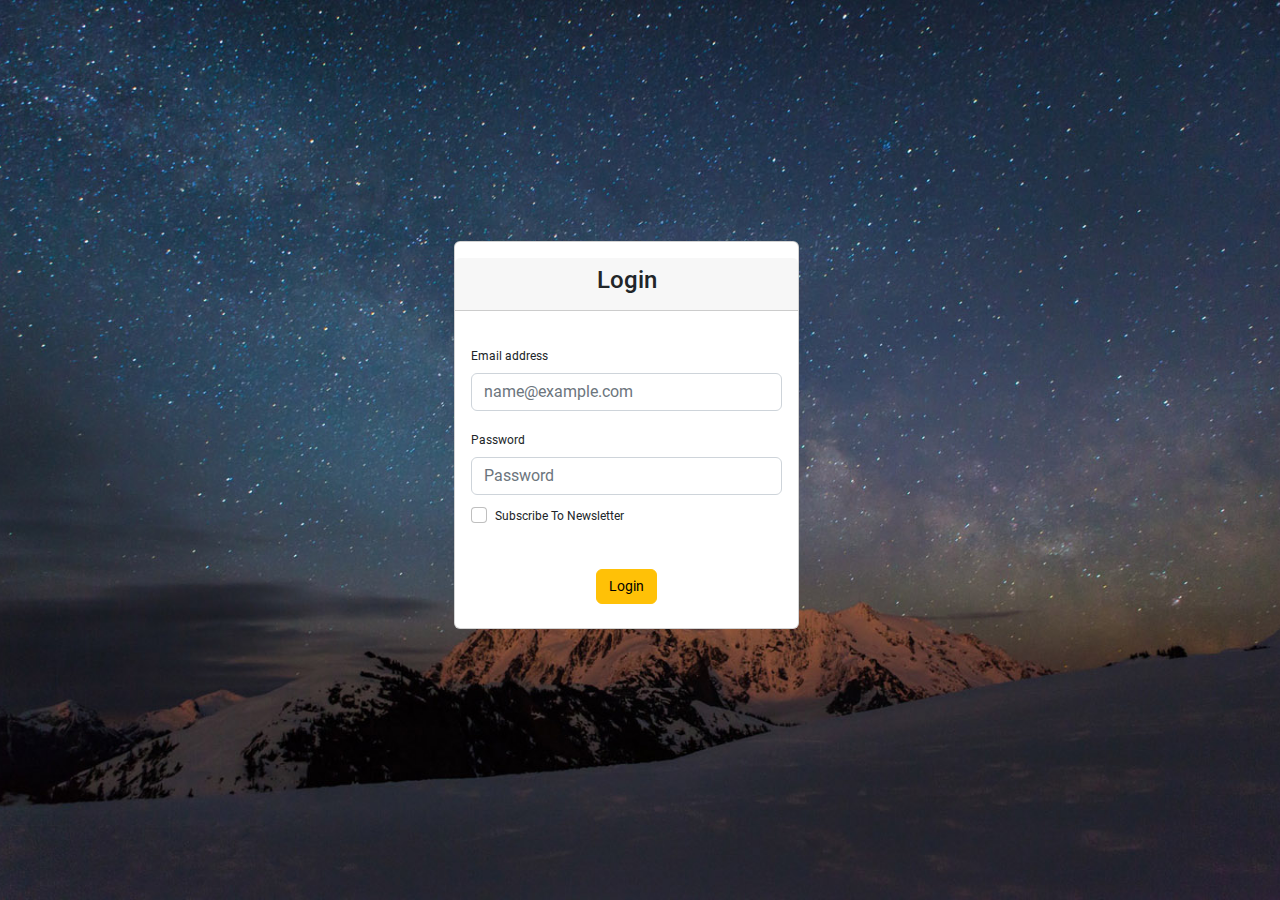
<file: login.html>
<!DOCTYPE html>
<html lang="en">
<head>
 
    <title>Login page</title>
		<link href="css/bootstrap.min.css" rel="stylesheet" type="text/css">
		<link href="css/bootstrap-icons.css" rel="stylesheet" type="text/css">
		<!-- fonts css -->
		<link href="css/fonts.css" rel="stylesheet" type="text/css">
		<link href="images/Screenshot 2023-03-23 114839.png" rel="icon" type="images/png">
		<link href="css/all.min.css" rel="stylesheet" type="text/css">
		<!-- style css -->
		<link href="css/style.css" rel="stylesheet" type="text/css">
</head>
<body>
    <section>
		<div class="login login-bg">
			<div class="login-overlay">
								<div class="container d-flex vh-100 justify-content-center align-items-center" >
					<div class="col-md-4 col-sm-6 ml-auto mr-auto">
						<form class="form" method="" action="">
							<div class="card card-login ">
								<div class="card-header my-3">
									<h3 class="header text-center fs-4">Login</h3>
								</div>
							<div class="card-body ">
								<div class="mb-3">
									  <label for="exampleFormControlInput1" class="form-label fs-12">Email address</label>
									  <input type="email" class="form-control" id="exampleFormControlInput1" placeholder="name@example.com">
								</div>
								 <div class="col-auto">
									<label for="inputPassword2" class="form-label fs-12">Password</label>
									<input type="password" class="form-control" id="inputPassword2" placeholder="Password">
								</div>
								<div class="form-check mt-2">
									<input class="form-check-input" type="checkbox" value="" id="flexCheckDefault">
									<label class="form-check-label fs-12" for="flexCheckDefault">
											Subscribe To Newsletter
									</label>
								</div>
							</div>
							<div class=" mx-auto">
								<button type="submit" class="btn btn-warning btn-wd fs-14 my-4" fdprocessedid="53aavd">Login</button>
							</div>
						</div>
						</form>
					</div>
				</div>
			</div>
		</div>
	<section>
		
	
		<script src="js/jquery-3.6.4.min.js"></script>
		<script src="js/bootstrap.bundle.min.js"></script>
		<script src="js/apexcharts.js"></script>
		
		
</body>
</html>
</file>
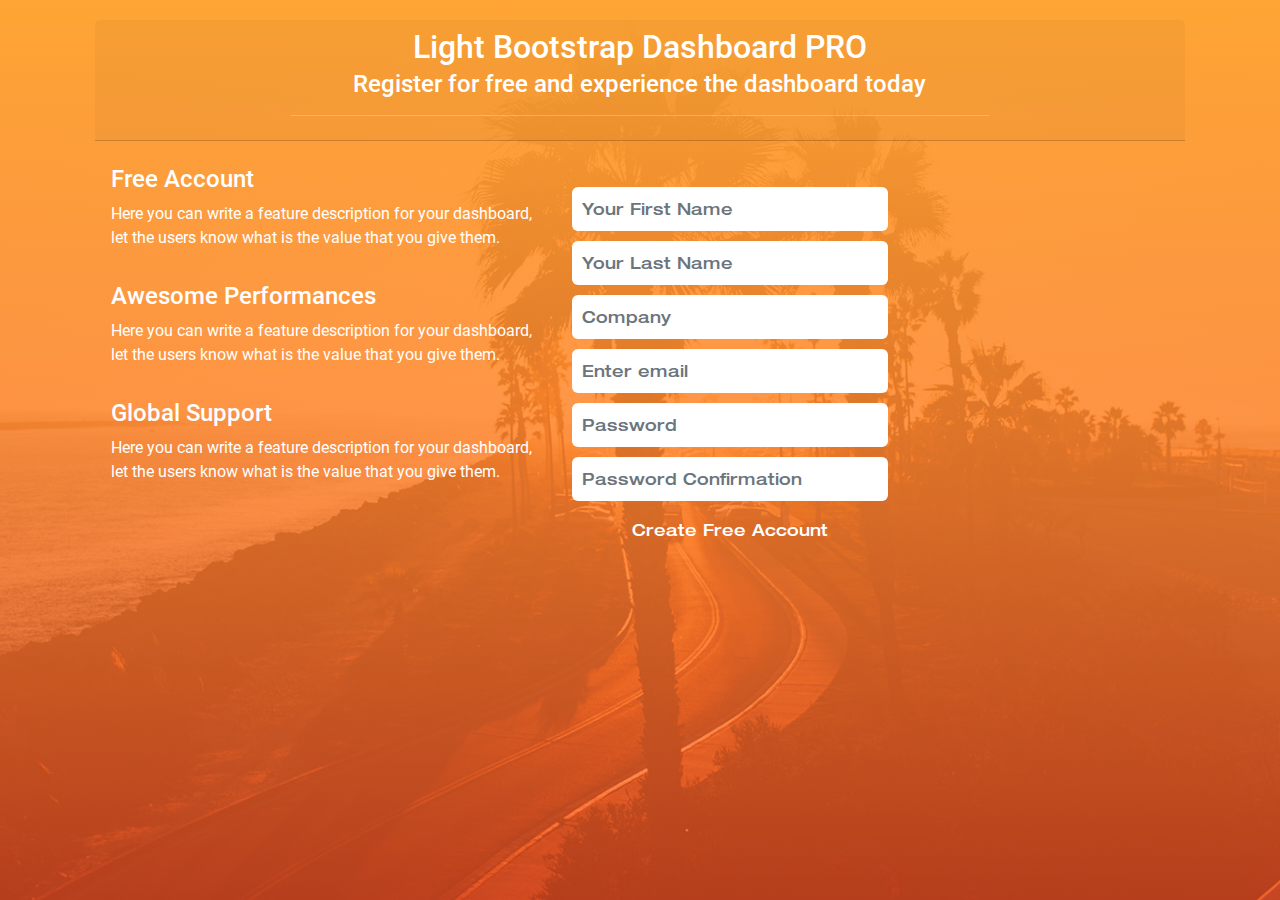
<file: register.html>
<!DOCTYPE html>
<html lang="en">

<head>

    <meta name="viewport" content="width=device-width, initial-scale=1.0">
    <title>register</title>
    <link href="css/bootstrap.min.css" rel="stylesheet" type="text/css">
    <link href="css/bootstrap-icons.css" rel="stylesheet" type="text/css">
    <!-- fonts css -->
    <link href="css/fonts.css" rel="stylesheet" type="text/css">
    <link href="images/Screenshot 2023-03-23 114839.png" rel="icon" type="images/png">
    <link href="css/all.min.css" rel="stylesheet" type="text/css">
    <!-- <media> -->
    <link href="css/media-query-max.css" rel="stylesheet" type="text/css">
    <!-- style css -->
    <link href="css/style.css" rel="stylesheet" type="text/css">
</head>

<body class="reg-bg">


    <div class="content reg-over">
        <div class="container">
            <div class="card card-register card-plain text-center">
                <div class="card-header ">
                    <div class="row  justify-content-center">
                        <div class="col-md-8">
                            <div class="header-text ff-1">
                                <h2 class="card-title">Light Bootstrap Dashboard PRO</h2>
                                <h4 class="card-subtitle">Register for free and experience the dashboard today</h4>
                                <hr>
                            </div>
                        </div>
                    </div>
                </div>
                <div class="card-body ">
                    <div class="row justify-content-strat">
                        <div class="col-md-5 ml-auto">
                            <div class="media">
                                <div class="media-left">
                                    <div class="icon">
                                        <i class="nc-icon nc-circle-09"></i>
                                    </div>
                                </div>
                                <div class="media-body text-start ff-1 fw-normal py-2">
                                    <h4>Free Account</h4>
                                    <p>Here you can write a feature description for your dashboard, let the users know
                                        what is the value that you give them.</p>
                                </div>
                            </div>
                            <div class="media">
                                <div class="media-left text-start ff-1 fw-normal py-2">
                                    <div class="icon">
                                        <i class="nc-icon nc-preferences-circle-rotate"></i>
                                    </div>
                                </div>
                                <div class="media-body text-start ff-1 fw-normal py-2">
                                    <h4>Awesome Performances</h4>
                                    <p>Here you can write a feature description for your dashboard, let the users know
                                        what is the value that you give them.</p>
                                </div>
                            </div>
                            <div class="media">
                                <div class="media-left text-start ff-1 fw-normal py-2">
                                    <div class="icon">
                                        <i class="nc-icon nc-planet"></i>
                                    </div>
                                </div>
                                <div class="media-body text-start ff-1 fw-normal py-2">
                                    <h4>Global Support</h4>
                                    <p>Here you can write a feature description for your dashboard, let the users know
                                        what is the value that you give them.</p>
                                </div>
                            </div>
                        </div>
                        <div class="col-md-4 mr-auto">
                            <form method="#" action="#">
                                <div class="card card-plain">
                                    <div class="content">
                                        <div class="form-group">
                                            <input type="email" placeholder="Your First Name" class="form-control">
                                        </div>
                                        <div class="form-group">
                                            <input type="email" placeholder="Your Last Name" class="form-control">
                                        </div>
                                        <div class="form-group">
                                            <input type="email" placeholder="Company" class="form-control">
                                        </div>
                                        <div class="form-group">
                                            <input type="email" placeholder="Enter email" class="form-control">
                                        </div>
                                        <div class="form-group">
                                            <input type="password" placeholder="Password" class="form-control">
                                        </div>
                                        <div class="form-group">
                                            <input type="password" placeholder="Password Confirmation"
                                                class="form-control">
                                        </div>
                                    </div>
                                    <div class="footer text-center">
                                        <button type="submit" class="btn btn-fill btn-neutral btn-wd white">Create Free
                                            Account</button>
                                    </div>
                                </div>
                            </form>
                        </div>
                    </div>
                </div>
            </div>
        </div>
    </div>

    <script src="js/jquery-3.6.4.min.js"></script>
    <script src="js/bootstrap.bundle.min.js"></script>
    <script src="js/apexcharts.js"></script>
</body>

</html>
</file>
<file: css/fonts.css>
@font-face {
    font-family: 'HelveticaNeueLTW06-97BlkCnObl';
    src: url('../fonts/HelveticaNeueLTW06-97BlkCnObl.woff2') format('woff2'),
        url('../fonts/HelveticaNeueLTW06-97BlkCnObl.woff') format('woff');
    font-weight: 900;
    font-style: italic;
    font-display: swap;
}

@font-face {
    font-family: 'Helvetica Neue';
    src: url('../fonts/HelveticaNeue-MediumExt.woff2') format('woff2'),
        url('../fonts/HelveticaNeue-MediumExt.woff') format('woff');
    font-weight: 500;
    font-style: normal;
    font-display: swap;
}

@font-face {
    font-family: 'HelveticaNeueLTW06-97BlkCnObl';
    src: url('../fonts/HelveticaNeueLTW06-97BlkCnObl.woff2') format('woff2'),
        url('../fonts/HelveticaNeueLTW06-97BlkCnObl.woff') format('woff');
    font-weight: 900;
    font-style: italic;
    font-display: swap;
}

@font-face {
    font-family: 'Helvetica Neue';
    src: url('../fonts/HelveticaNeue-UltraLight.woff2') format('woff2'),
        url('../fonts/HelveticaNeue-UltraLight.woff') format('woff');
    font-weight: 100;
    font-style: normal;
    font-display: swap;
}

@font-face {
    font-family: 'HelveticaNeueW01-87HvCnObl';
    src: url('../fonts/HelveticaNeueW01-87HvCnObl.woff2') format('woff2'),
        url('../fonts/HelveticaNeueW01-87HvCnObl.woff') format('woff');
    font-weight: normal;
    font-style: normal;
    font-display: swap;
}

@font-face {
    font-family: 'Helvetica Neue';
    src: url('../fonts/HelveticaNeue-UltraLight.woff2') format('woff2'),
        url('../fonts/HelveticaNeue-UltraLight.woff') format('woff');
    font-weight: 100;
    font-style: normal;
    font-display: swap;
}

@font-face {
    font-family: 'HelveticaNeueW01-77BdCnObl';
    src: url('../fonts/HelveticaNeueW01-77BdCnObl.woff2') format('woff2'),
        url('../fonts/HelveticaNeueW01-77BdCnObl.woff') format('woff');
    font-weight: normal;
    font-style: normal;
    font-display: swap;
}

@font-face {
    font-family: 'HelveticaNeueW01-77BdCnObl';
    src: url('../fonts/HelveticaNeueW01-77BdCnObl.woff2') format('woff2'),
        url('../fonts/HelveticaNeueW01-77BdCnObl.woff') format('woff');
    font-weight: normal;
    font-style: normal;
    font-display: swap;
}

@font-face {
    font-family: 'HelveticaNeueW01-66MediumIt';
    src: url('../fonts/HelveticaNeueW01-66MediumIt.woff2') format('woff2'),
        url('../fonts/HelveticaNeueW01-66MediumIt.woff') format('woff');
    font-weight: 500;
    font-style: normal;
    font-display: swap;
}

@font-face {
    font-family: 'HelveticaNeueW01-87HvCnObl';
    src: url('../fonts/HelveticaNeueW01-87HvCnObl.woff2') format('woff2'),
        url('../fonts/HelveticaNeueW01-87HvCnObl.woff') format('woff');
    font-weight: normal;
    font-style: normal;
    font-display: swap;
}

@font-face {
    font-family: 'HelveticaNeueW01-66MediumIt';
    src: url('../fonts/HelveticaNeueW01-66MediumIt.woff2') format('woff2'),
        url('../fonts/HelveticaNeueW01-66MediumIt.woff') format('woff');
    font-weight: 500;
    font-style: normal;
    font-display: swap;
}

@font-face {
    font-family: 'HelveticaNeueLTW06-93BlkExtObl';
    src: url('../fonts/HelveticaNeueLTW06-93BlkExtObl.woff2') format('woff2'),
        url('../fonts/HelveticaNeueLTW06-93BlkExtObl.woff') format('woff');
    font-weight: 900;
    font-style: italic;
    font-display: swap;
}

@font-face {
    font-family: 'HelveticaNeueLTW06-93BlkExtObl';
    src: url('../fonts/HelveticaNeueLTW06-93BlkExtObl.woff2') format('woff2'),
        url('../fonts/HelveticaNeueLTW06-93BlkExtObl.woff') format('woff');
    font-weight: 900;
    font-style: italic;
    font-display: swap;
}

/* roboto-100 - latin */
@font-face {
  font-display: swap; /* Check https://developer.mozilla.org/en-US/docs/Web/CSS/@font-face/font-display for other options. */
  font-family: 'Roboto';
  font-style: normal;
  font-weight: 100;
  src: url('../fonts/roboto-v30-latin-100.eot'); /* IE9 Compat Modes */
  src: url('../fonts/roboto-v30-latin-100.eot?#iefix') format('embedded-opentype'), /* IE6-IE8 */
       url('../fonts/roboto-v30-latin-100.woff2') format('woff2'), /* Super Modern Browsers */
       url('../fonts/roboto-v30-latin-100.woff') format('woff'), /* Modern Browsers */
       url('../fonts/roboto-v30-latin-100.ttf') format('truetype'), /* Safari, Android, iOS */
       url('../fonts/roboto-v30-latin-100.svg#Roboto') format('svg'); /* Legacy iOS */
}
/* roboto-100italic - latin */
@font-face {
  font-display: swap; /* Check https://developer.mozilla.org/en-US/docs/Web/CSS/@font-face/font-display for other options. */
  font-family: 'Roboto';
  font-style: italic;
  font-weight: 100;
  src: url('../fonts/roboto-v30-latin-100italic.eot'); /* IE9 Compat Modes */
  src: url('../fonts/roboto-v30-latin-100italic.eot?#iefix') format('embedded-opentype'), /* IE6-IE8 */
       url('../fonts/roboto-v30-latin-100italic.woff2') format('woff2'), /* Super Modern Browsers */
       url('../fonts/roboto-v30-latin-100italic.woff') format('woff'), /* Modern Browsers */
       url('../fonts/roboto-v30-latin-100italic.ttf') format('truetype'), /* Safari, Android, iOS */
       url('../fonts/roboto-v30-latin-100italic.svg#Roboto') format('svg'); /* Legacy iOS */
}
/* roboto-300 - latin */
@font-face {
  font-display: swap; /* Check https://developer.mozilla.org/en-US/docs/Web/CSS/@font-face/font-display for other options. */
  font-family: 'Roboto';
  font-style: normal;
  font-weight: 300;
  src: url('../fonts/roboto-v30-latin-300.eot'); /* IE9 Compat Modes */
  src: url('../fonts/roboto-v30-latin-300.eot?#iefix') format('embedded-opentype'), /* IE6-IE8 */
       url('../fonts/roboto-v30-latin-300.woff2') format('woff2'), /* Super Modern Browsers */
       url('../fonts/roboto-v30-latin-300.woff') format('woff'), /* Modern Browsers */
       url('../fonts/roboto-v30-latin-300.ttf') format('truetype'), /* Safari, Android, iOS */
       url('../fonts/roboto-v30-latin-300.svg#Roboto') format('svg'); /* Legacy iOS */
}
/* roboto-300italic - latin */
@font-face {
  font-display: swap; /* Check https://developer.mozilla.org/en-US/docs/Web/CSS/@font-face/font-display for other options. */
  font-family: 'Roboto';
  font-style: italic;
  font-weight: 300;
  src: url('../fonts/roboto-v30-latin-300italic.eot'); /* IE9 Compat Modes */
  src: url('../fonts/roboto-v30-latin-300italic.eot?#iefix') format('embedded-opentype'), /* IE6-IE8 */
       url('../fonts/roboto-v30-latin-300italic.woff2') format('woff2'), /* Super Modern Browsers */
       url('../fonts/roboto-v30-latin-300italic.woff') format('woff'), /* Modern Browsers */
       url('../fonts/roboto-v30-latin-300italic.ttf') format('truetype'), /* Safari, Android, iOS */
       url('../fonts/roboto-v30-latin-300italic.svg#Roboto') format('svg'); /* Legacy iOS */
}
/* roboto-regular - latin */
@font-face {
  font-display: swap; /* Check https://developer.mozilla.org/en-US/docs/Web/CSS/@font-face/font-display for other options. */
  font-family: 'Roboto';
  font-style: normal;
  font-weight: 400;
  src: url('../fonts/roboto-v30-latin-regular.eot'); /* IE9 Compat Modes */
  src: url('../fonts/roboto-v30-latin-regular.eot?#iefix') format('embedded-opentype'), /* IE6-IE8 */
       url('../fonts/roboto-v30-latin-regular.woff2') format('woff2'), /* Super Modern Browsers */
       url('../fonts/roboto-v30-latin-regular.woff') format('woff'), /* Modern Browsers */
       url('../fonts/roboto-v30-latin-regular.ttf') format('truetype'), /* Safari, Android, iOS */
       url('../fonts/roboto-v30-latin-regular.svg#Roboto') format('svg'); /* Legacy iOS */
}
/* roboto-italic - latin */
@font-face {
  font-display: swap; /* Check https://developer.mozilla.org/en-US/docs/Web/CSS/@font-face/font-display for other options. */
  font-family: 'Roboto';
  font-style: italic;
  font-weight: 400;
  src: url('../fonts/roboto-v30-latin-italic.eot'); /* IE9 Compat Modes */
  src: url('../fonts/roboto-v30-latin-italic.eot?#iefix') format('embedded-opentype'), /* IE6-IE8 */
       url('../fonts/roboto-v30-latin-italic.woff2') format('woff2'), /* Super Modern Browsers */
       url('../fonts/roboto-v30-latin-italic.woff') format('woff'), /* Modern Browsers */
       url('../fonts/roboto-v30-latin-italic.ttf') format('truetype'), /* Safari, Android, iOS */
       url('../fonts/roboto-v30-latin-italic.svg#Roboto') format('svg'); /* Legacy iOS */
}
/* roboto-500 - latin */
@font-face {
  font-display: swap; /* Check https://developer.mozilla.org/en-US/docs/Web/CSS/@font-face/font-display for other options. */
  font-family: 'Roboto';
  font-style: normal;
  font-weight: 500;
  src: url('../fonts/roboto-v30-latin-500.eot'); /* IE9 Compat Modes */
  src: url('../fonts/roboto-v30-latin-500.eot?#iefix') format('embedded-opentype'), /* IE6-IE8 */
       url('../fonts/roboto-v30-latin-500.woff2') format('woff2'), /* Super Modern Browsers */
       url('../fonts/roboto-v30-latin-500.woff') format('woff'), /* Modern Browsers */
       url('../fonts/roboto-v30-latin-500.ttf') format('truetype'), /* Safari, Android, iOS */
       url('../fonts/roboto-v30-latin-500.svg#Roboto') format('svg'); /* Legacy iOS */
}
/* roboto-500italic - latin */
@font-face {
  font-display: swap; /* Check https://developer.mozilla.org/en-US/docs/Web/CSS/@font-face/font-display for other options. */
  font-family: 'Roboto';
  font-style: italic;
  font-weight: 500;
  src: url('../fonts/roboto-v30-latin-500italic.eot'); /* IE9 Compat Modes */
  src: url('../fonts/roboto-v30-latin-500italic.eot?#iefix') format('embedded-opentype'), /* IE6-IE8 */
       url('../fonts/roboto-v30-latin-500italic.woff2') format('woff2'), /* Super Modern Browsers */
       url('../fonts/roboto-v30-latin-500italic.woff') format('woff'), /* Modern Browsers */
       url('../fonts/roboto-v30-latin-500italic.ttf') format('truetype'), /* Safari, Android, iOS */
       url('../fonts/roboto-v30-latin-500italic.svg#Roboto') format('svg'); /* Legacy iOS */
}
/* roboto-700 - latin */
@font-face {
  font-display: swap; /* Check https://developer.mozilla.org/en-US/docs/Web/CSS/@font-face/font-display for other options. */
  font-family: 'Roboto';
  font-style: normal;
  font-weight: 700;
  src: url('../fonts/roboto-v30-latin-700.eot'); /* IE9 Compat Modes */
  src: url('../fonts/roboto-v30-latin-700.eot?#iefix') format('embedded-opentype'), /* IE6-IE8 */
       url('../fonts/roboto-v30-latin-700.woff2') format('woff2'), /* Super Modern Browsers */
       url('../fonts/roboto-v30-latin-700.woff') format('woff'), /* Modern Browsers */
       url('../fonts/roboto-v30-latin-700.ttf') format('truetype'), /* Safari, Android, iOS */
       url('../fonts/roboto-v30-latin-700.svg#Roboto') format('svg'); /* Legacy iOS */
}
/* roboto-700italic - latin */
@font-face {
  font-display: swap; /* Check https://developer.mozilla.org/en-US/docs/Web/CSS/@font-face/font-display for other options. */
  font-family: 'Roboto';
  font-style: italic;
  font-weight: 700;
  src: url('../fonts/roboto-v30-latin-700italic.eot'); /* IE9 Compat Modes */
  src: url('../fonts/roboto-v30-latin-700italic.eot?#iefix') format('embedded-opentype'), /* IE6-IE8 */
       url('../fonts/roboto-v30-latin-700italic.woff2') format('woff2'), /* Super Modern Browsers */
       url('../fonts/roboto-v30-latin-700italic.woff') format('woff'), /* Modern Browsers */
       url('../fonts/roboto-v30-latin-700italic.ttf') format('truetype'), /* Safari, Android, iOS */
       url('../fonts/roboto-v30-latin-700italic.svg#Roboto') format('svg'); /* Legacy iOS */
}
/* roboto-900 - latin */
@font-face {
  font-display: swap; /* Check https://developer.mozilla.org/en-US/docs/Web/CSS/@font-face/font-display for other options. */
  font-family: 'Roboto';
  font-style: normal;
  font-weight: 900;
  src: url('../fonts/roboto-v30-latin-900.eot'); /* IE9 Compat Modes */
  src: url('../fonts/roboto-v30-latin-900.eot?#iefix') format('embedded-opentype'), /* IE6-IE8 */
       url('../fonts/roboto-v30-latin-900.woff2') format('woff2'), /* Super Modern Browsers */
       url('../fonts/roboto-v30-latin-900.woff') format('woff'), /* Modern Browsers */
       url('../fonts/roboto-v30-latin-900.ttf') format('truetype'), /* Safari, Android, iOS */
       url('../fonts/roboto-v30-latin-900.svg#Roboto') format('svg'); /* Legacy iOS */
}
/* roboto-900italic - latin */
@font-face {
  font-display: swap; /* Check https://developer.mozilla.org/en-US/docs/Web/CSS/@font-face/font-display for other options. */
  font-family: 'Roboto';
  font-style: italic;
  font-weight: 900;
  src: url('../fonts/roboto-v30-latin-900italic.eot'); /* IE9 Compat Modes */
  src: url('../fonts/roboto-v30-latin-900italic.eot?#iefix') format('embedded-opentype'), /* IE6-IE8 */
       url('../fonts/roboto-v30-latin-900italic.woff2') format('woff2'), /* Super Modern Browsers */
       url('../fonts/roboto-v30-latin-900italic.woff') format('woff'), /* Modern Browsers */
       url('../fonts/roboto-v30-latin-900italic.ttf') format('truetype'), /* Safari, Android, iOS */
       url('../fonts/roboto-v30-latin-900italic.svg#Roboto') format('svg'); /* Legacy iOS */
}
</file>
<file: css/media-query-max.css>
/************************** xxl screen *******************************/
@media(min-width:1400px){
    .container{
        width: 1320px;
        padding-left: 15px;
        padding-right: 15px;
    }
    .w-xxl-1{
        width:8.33%
    }
    .w-xxl-2{
        width:16.66%
    }
    .w-xxl-3{
        width:25%
    }
    .w-xxl-4{
        width:33.33%
    }
    .w-xxl-5{
        width:41.66%
    }
    .w-xxl-6{
        width:50%
    }
    .w-xxl-7{
        width:58.33%
    }
    .w-xxl-8{
        width:66.66%
    }
    .w-xxl-9{
        width:75%
    }
    .w-xxl-10{
        width:83.33%
    }
    .w-xxl-11{
        width:91.66%
    }
    .w-xxl-12{
        width:100%
    }
}
                                                /************************** xl screen *******************************/
@media(max-width:1399px){
    .container{
        width: 1140px;
        padding-left: 15px;
        padding-right: 15px;
    }
    .w-xl-1{
        width:8.33%
    }
    .w-xl-2{
        width:16.66%
    }
    .w-xl-3{
        width:25%
    }
    .w-xl-4{
        width:33.33%
    }
    .w-xl-5{
        width:41.66%
    }
    .w-xl-6{
        width:50%
    }
    .w-xl-7{
        width:58.33%
    }
    .w-xl-8{
        width:66.66%
    }
    .w-xl-9{
        width:75%
    }
    .w-xl-10{
        width:83.33%
    }
    .w-xl-11{
        width:91.66%
    }
    .w-xl-12{
        width:100%
    }
}
                                                /************************** lg screen *******************************/
@media(max-width:1199px){
    .container{
        width: 960px;
        padding-left: 15px;
        padding-right: 15px;
    }
    .w-lg-1{
        width:8.33%
    }
    .w-lg-2{
        width:16.66%
    }
    .w-lg-3{
        width:25%
    }
    .w-lg-4{
        width:33.33%
    }
    .w-lg-5{
        width:41.66%
    }
    .w-lg-6{
        width:50%
    }
    .w-lg-7{
        width:58.33%
    }
    .w-lg-8{
        width:66.66%
    }
    .w-lg-9{
      width:75%
    }
    .w-lg-10{
        width:83.33%
    }
    .w-lg-11{
        width:91.66%
    }
    .w-lg-12{
        width:100%
    }
}
                                                /************************** md screen *******************************/
@media(max-width:991px){
    .container{
        width: 720px;
        padding-left:  15px;
        padding-right: 15px;
    }
    .w-md-1{
        width:8.33%
    }
    .w-md-2{
        width:16.66%
    }
    .w-md-3{
        width:25%
    }
    .w-md-4{
        width:33.33%
    }
    .w-md-5{
        width:41.66%
    }
    .w-md-6{
        width:50%
    }
    .w-md-7{
        width:58.33%
    }
    .w-md-8{
        width:66.66%
    }
    .w-md-9{
        width:75%
    }
    .w-md-10{
        width:83.33%
    }
    .w-md-11{
        width:91.66%
    }
    .w-md-12{
        width:100%
    }
}
                                                /************************** sm screen *******************************/
@media(max-width:767px){
    .container{
        width: 540px;
        padding-left: 15px;
        padding-right: 15px;
    }
    .w-sm-1{
        width:8.33%
    }
    .w-sm-2{
        width:16.66%
    }
    .w-sm-3{
        width:25%
    }
    .w-sm-4{
        width:33.33%
    }
    .w-sm-5{
        width:41.66%
    }
    .w-sm-6{
        width:50%
    }
    .w-sm-7{
        width:58.33%
    }
    .w-sm-8{
        width:66.66%
    }
    .w-sm-9{
        width:75%
    }
    .w-sm-10{
        width:83.33%
    }
    .w-sm-11{
        width:91.66%
    }
    .w-sm-12{
        width:100%
    }
}
                                                /************************** xs screen *******************************/
@media(max-width:575px){
    .container{
        width: 100%;
        padding-left: 15px;
        padding-right: 15px;
    }
    .w-xs-1{
        width:8.33%
    }
    .w-xs-2{
        width:16.66%
    }
    .w-xs-3{
        width:25%
    }
    .w-xs-4{
        width:33.33%
    }
    .w-xs-5{
        width:41.66%
    }
    .w-xs-6{
        width:50%
    }
    .w-xs-7{
        width:58.33%
    }
    .w-xs-8{
        width:66.66%
    }
    .w-xs-9{
        width:75%
    }
    .w-xs-10{
        width:83.33%
    }
    .w-xs-11{
        width:91.66%
    }
    .w-xs-12{
        width:100%
    }
}
</file>
<file: css/style.css>
body{
	font-family: 'Helvetica Neue';
}
.ff-1{
	 font-family: 'Roboto';
}
.primary{
	color:#e3e3e3;
}
.secondary{
	color:#ffa534;
}
.info{
	color:#9a9a9a;
}
.dark{
	color:#333;
}
.green{
	color:#87cb16;
}
.red{
	color:#fb404b;
}
.blue{
	color:#1d62f0;
}
.yellow{
	color:#ffa534;
}
.white{
	color:white;
}
.fs-22{
	font-size:22px;
}
.fs-14{
	font-size:14px;
}
.fs-12{
	font-size:12px;
}
.header-logo input{
	outline:none;
	border:none;
	
}
p{
	margin:0;
}
header{
	position:fixed;
	width:100%;
	top:0;
	left:0;
	background-color:#fff;
	z-index:99;
}
.header-logo input placeholder{
	color:#e3e3e3;
}

.tania-box{
	width:30px;
	height:30px;
	border-radius:50%;
}
.slidebar{
	width:260px;
	height:calc(100vh - 56px);
	overflow-y:scroll;
	 background: url("../images/sidebar-5.jpg"), rgba(213,135,324,0.9); 
	background-position:center;
	background-repeat:no-repeat;
	background-size:cover;
	position:relative;
	z-index:1;
	transition:all 0.5s;
	overflow:hidden;
}
.menu{
	width:50px;
	height:50px;
	border-radius:50%;
	background-color:#ffa534;
}
.slide-bar{
	position:fixed;
	top:56px;
	left:0;
	overflow-y:scroll;
	color:#ffffff21
}
.slidebar::before,.slide-bar::before{
	content:'';
	position:absolute;
	background: linear-gradient(to bottom,#FFA534 0%,rgba(255,82,33,0.7) 100%);
	top:0;
	left:0;
	width:100%;
	height:calc(100vh - 56px);
	z-index:-1;
}
.slidebar ul li a{
	text-decoration:none;
	display:block;
	margin:5px 15px 0px 10px ;
	padding:10px 15px;
	color:white;
	display:flex;
	align-items:center;
	font-size:12px;
}
.slidebar ul li a i{
	font-size:30px;
	margin-right:15px;
}
.slide-dropdown-menu{
	display:none; 
}
.slide-dropdown-menu ul li a{
	font-size:14px;
}
.collaps-sideabr{
	width:70px;
}
.slidebar.collaps-sideabr:hover{
	width:240px;
}
.slidebar.collaps-sideabr ul li a{
	margin:0;
}
.slidebar> ul> li:hover >a{
	background-color:rgba(255,255,255,.13);
}
.slide-dropdown-menu ul li a:hover{
		background-color:rgba(255,255,255,.13);
}
.page-body{
	margin-top:56px;
	margin-left:260px;
	display:block;
	padding:30px 15px;
	font-family:'Roboto';
}
.card{
	margin-bottom:30px;
}
.card .card-body .card-contant .card-detail p{
		font-size:14px;
		font-weight:400;
}
.card .card-body .card-contant .card-detail h3{
	font-size:20px;
	font-weight:500;
}
.card .card-footer{
	background-color:transparent;
	font-size:14px;
}
.card #SvgjsG1010 path{
	fill: #1dc7ea;
}
.card #SvgjsG1036 path{
    fill: #ffa534;
}
.card #SvgjsG1023 path{
    fill: #fb404b;
}
.apexcharts-legend.apexcharts-align-center.apx-legend-position-right {
    display: none;
}
.card .apexcharts-toolbar{
	display:none;
}





/* login page */
.login{
	position:relative;
	 font-family: 'Roboto';
}
.login-bg{
	background-image:url('../images/full-screen-image-2.jpg');
	width:100%;
	height:100vh;
	background-repeat:no-repeat;
	background-position:center;
	background-size:cover;
	position:relative;
	z-index:-1;
}
.login-bg::after{
	position:absolute;
	top:0;
	 left:0;
	 width:100%;
	 height:100%;
	 background-color:#f1f1f1;
	 z-index:1;
	 opacity:0.6;
}
.card.card-login{
	width:345px;
	background-color:white;
}


.reg-bg{
	background-image: url('../images/bg5.jpg');
	width:100%;
	height:100vh;
	background-repeat:no-repeat;
	background-position:center;
	background-size:cover;
	position:relative;
	z-index:-1;	
	color:white;
	
}
.reg-over{
	position: absolute;
	background: linear-gradient(to bottom,#FFA534 0%,rgba(255,82,33,0.7) 100%);
	top: 0;
	left:0;
	width:100%;
	height:100%;
}
.reg-bg .card{
	background-color: transparent;
}
.reg-bg .card input,.reg-bg .card{
	padding:10px;
	margin:10px 0px ;
	border: none;
}
.reg-bg .card .header-text{
	color:white;
}
</file>
